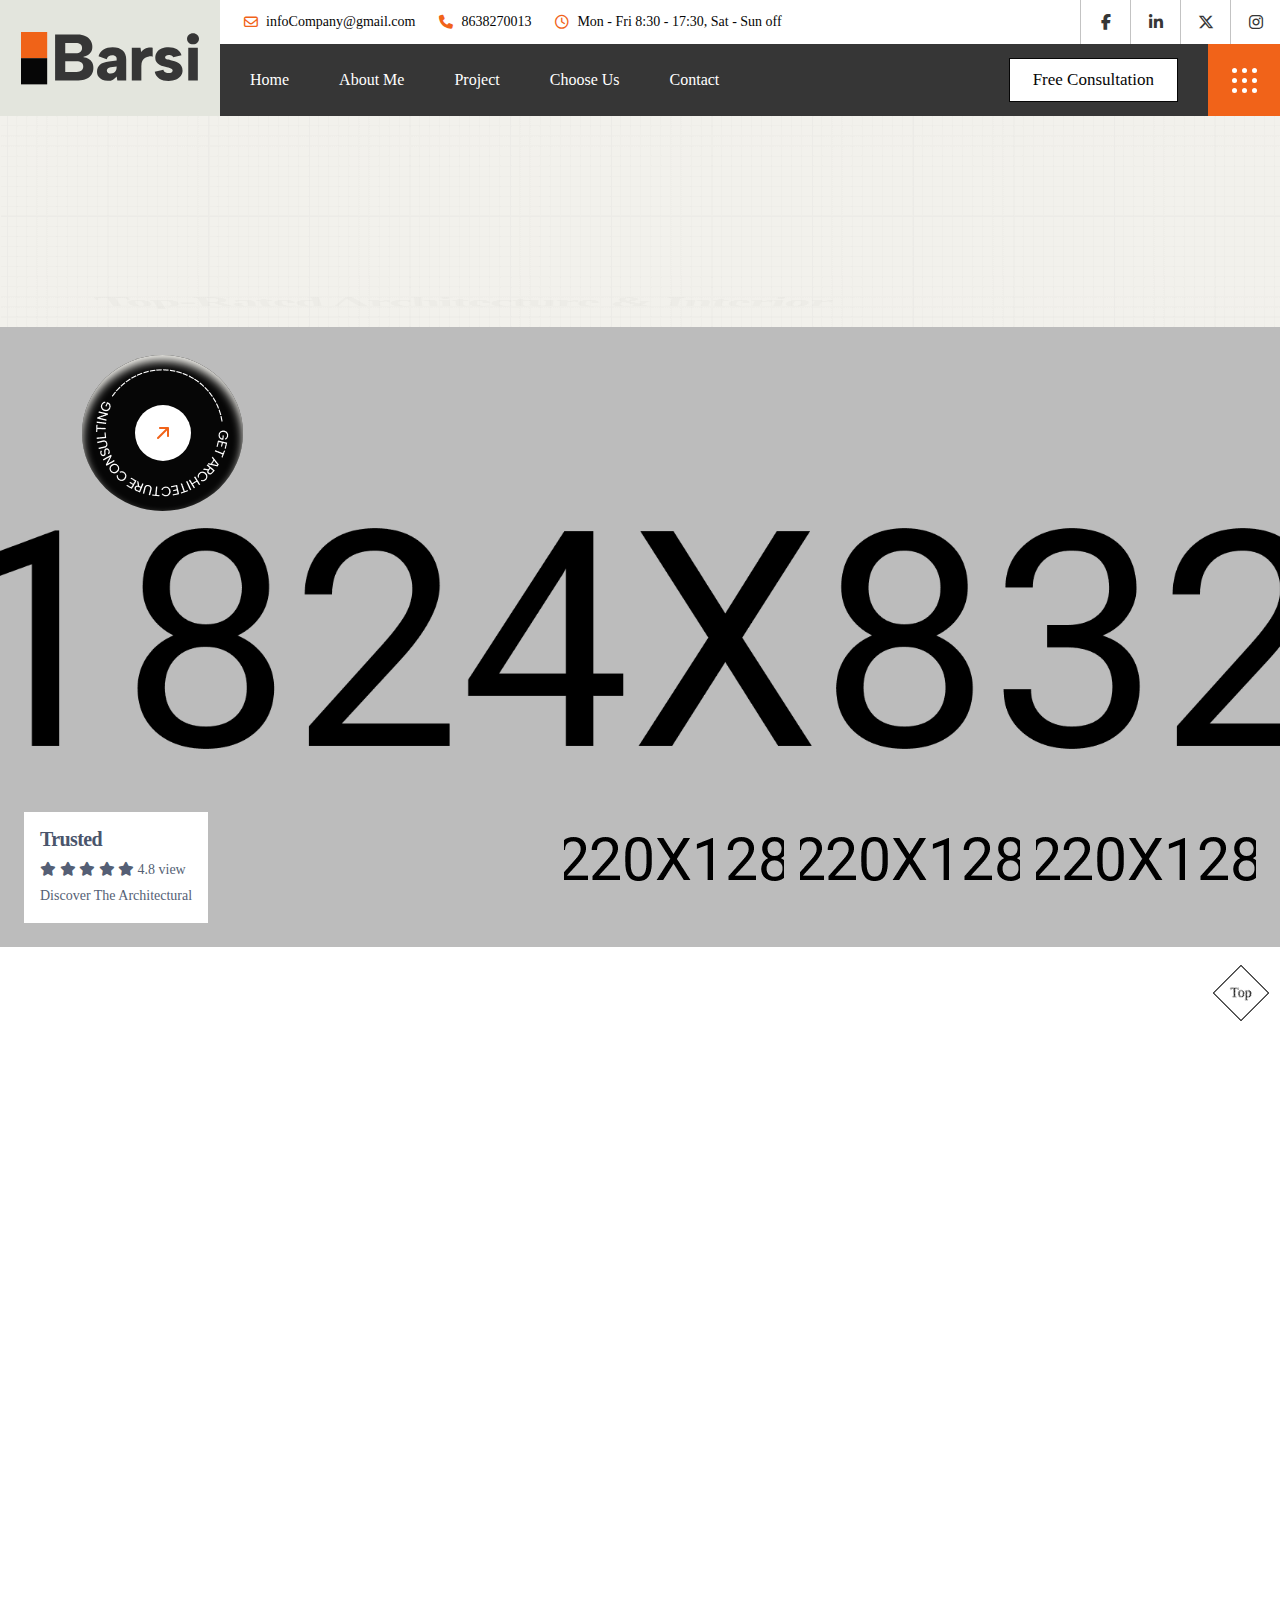
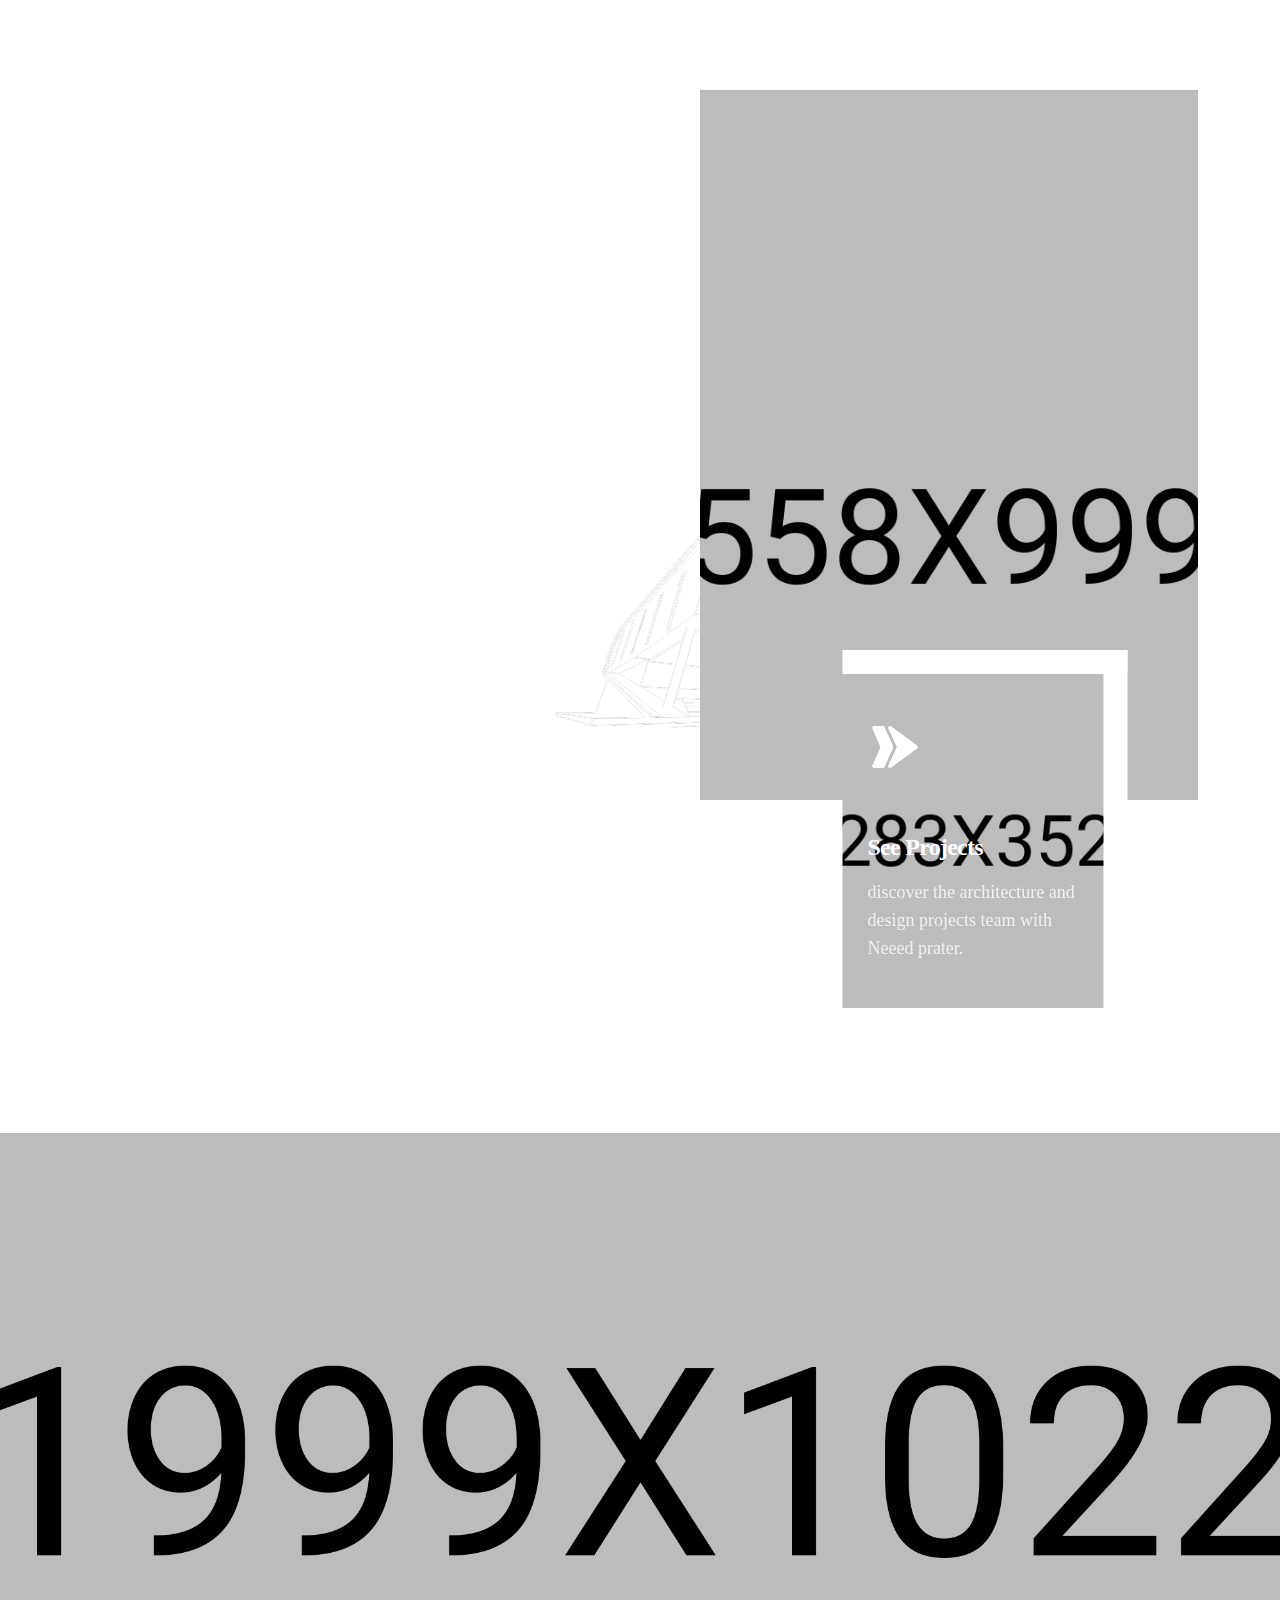
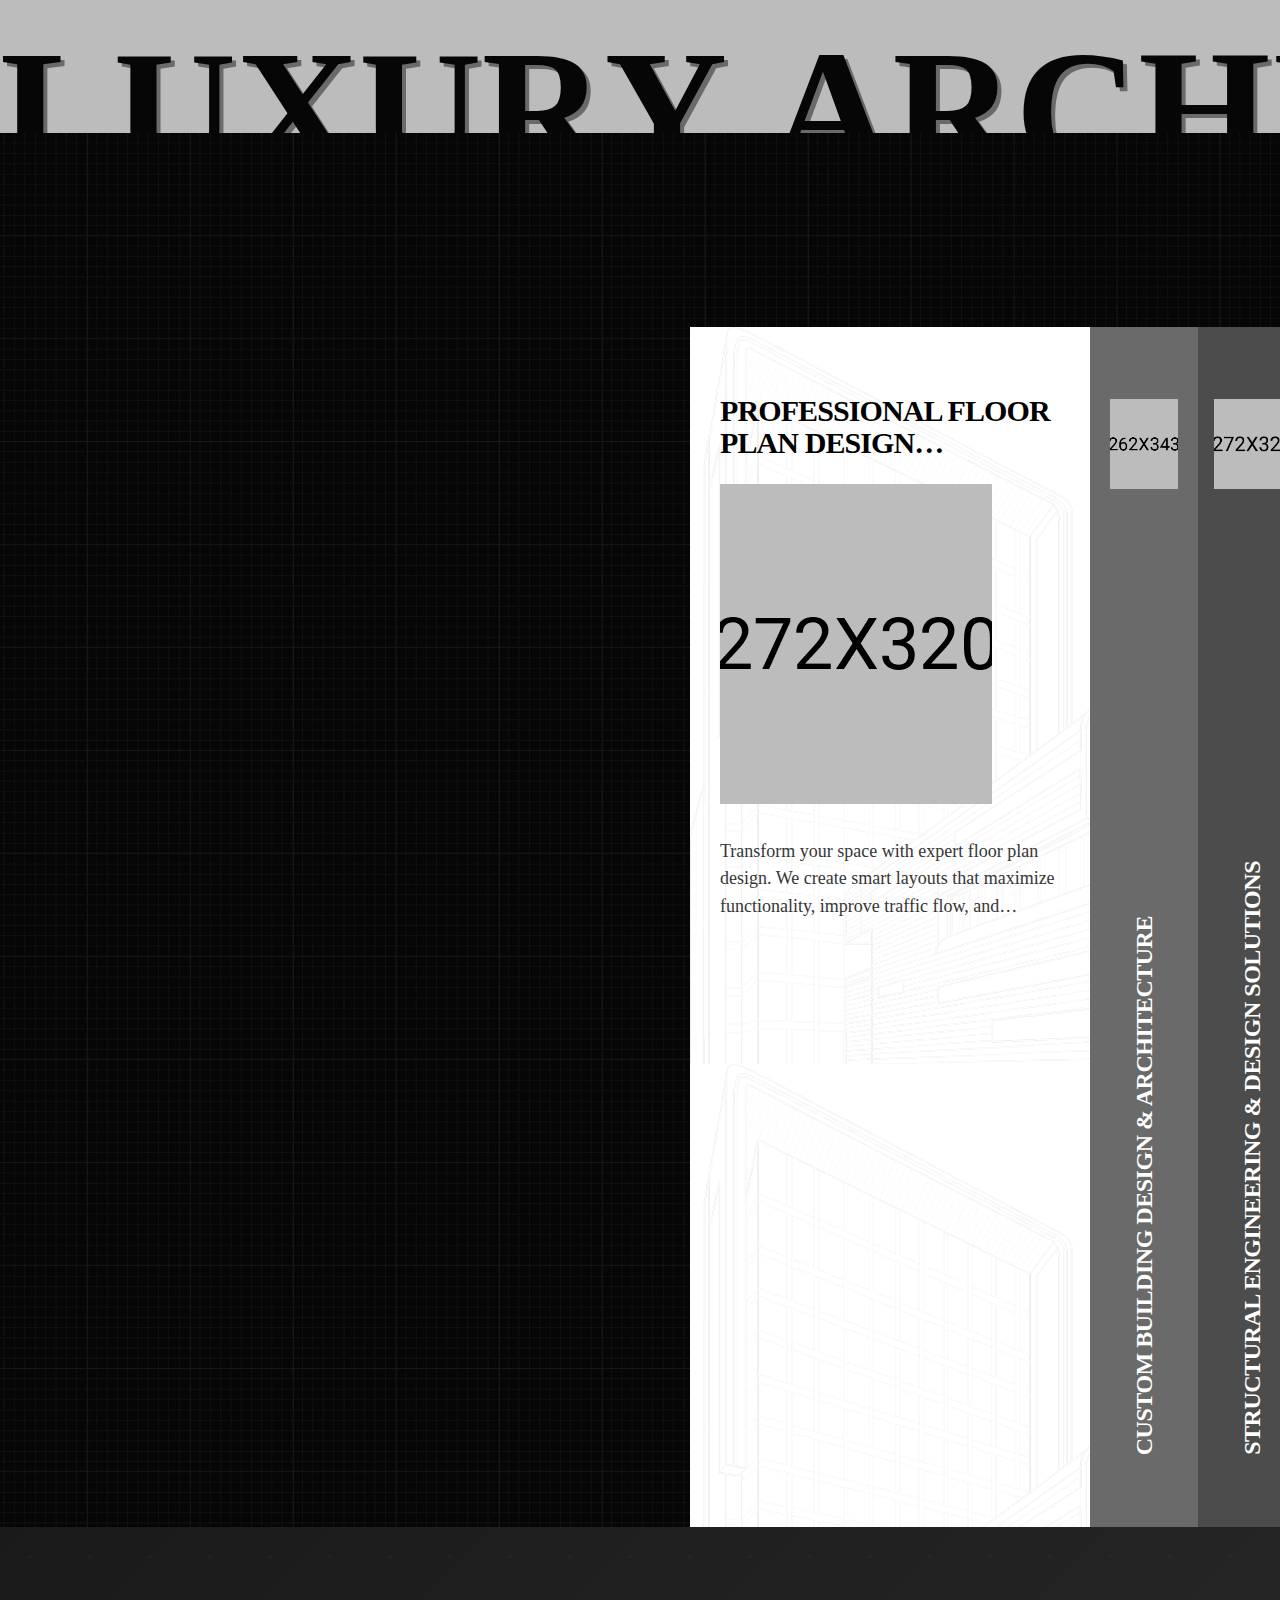
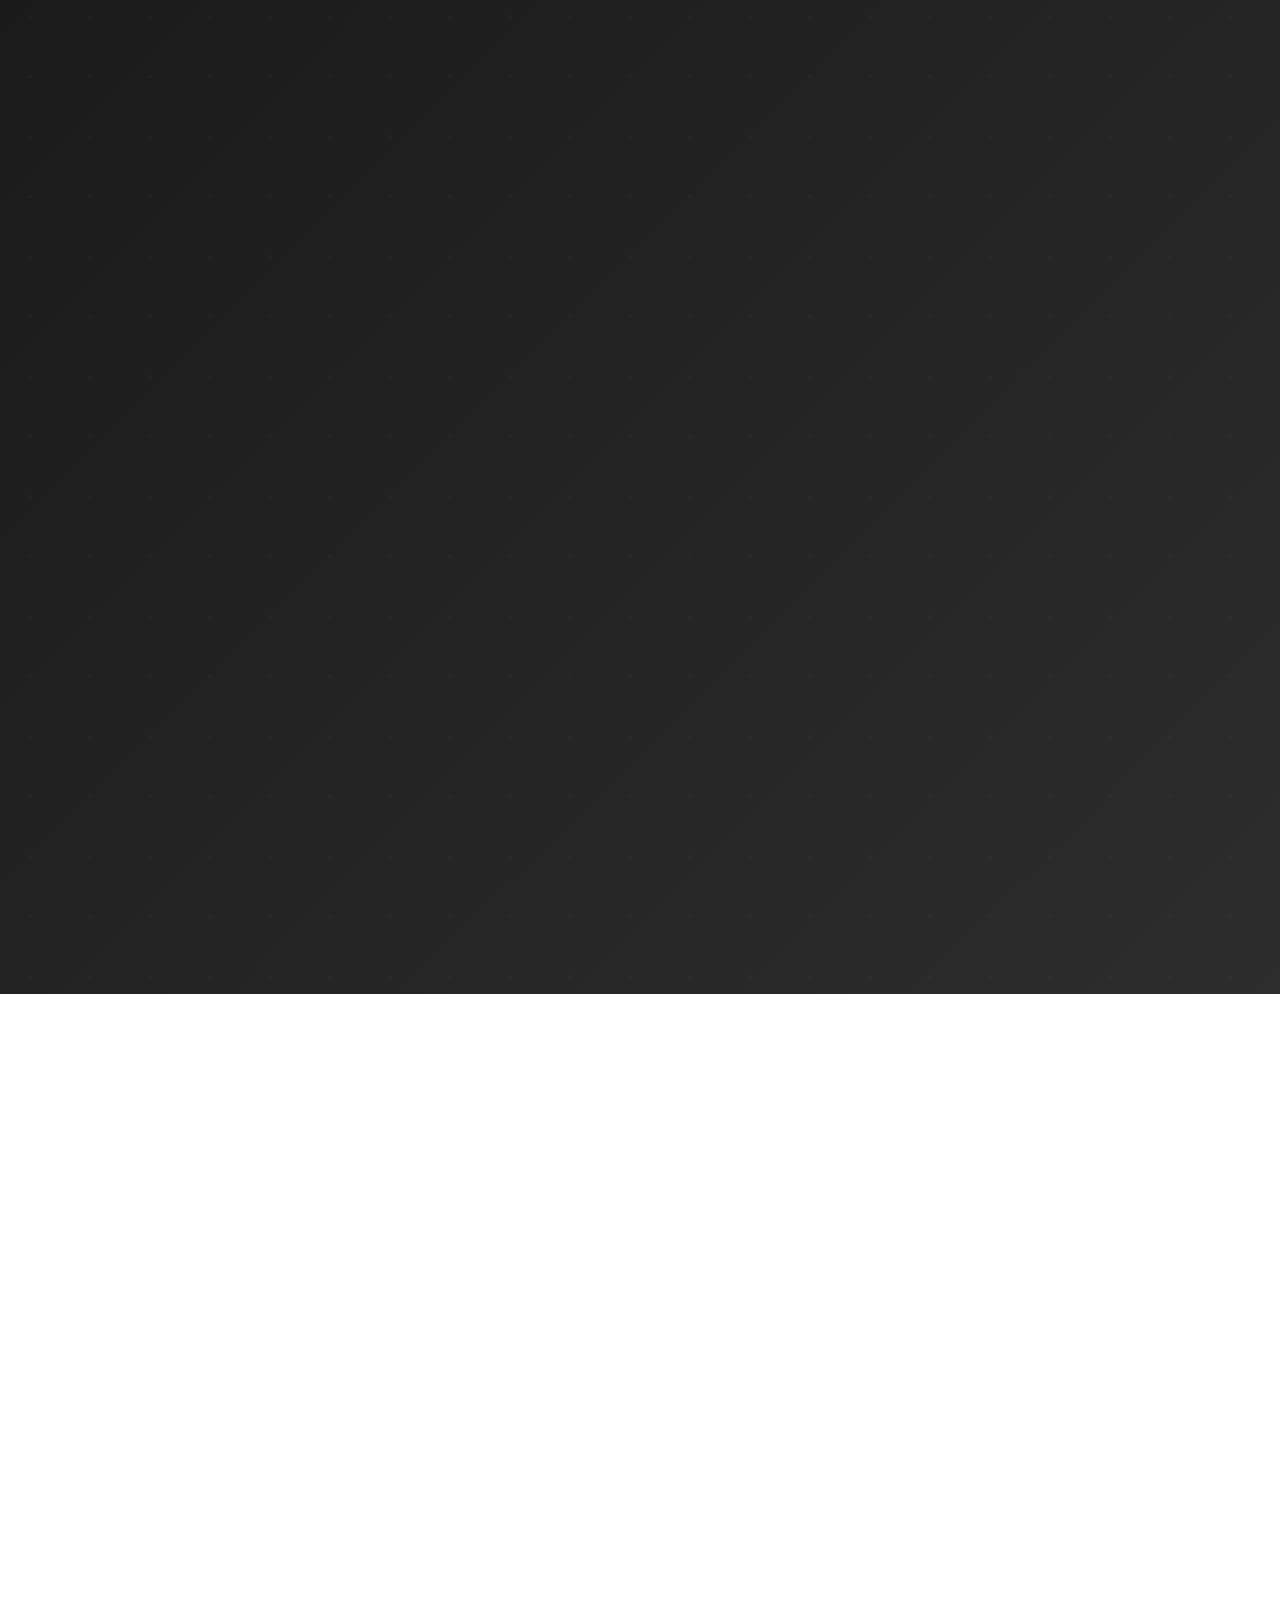
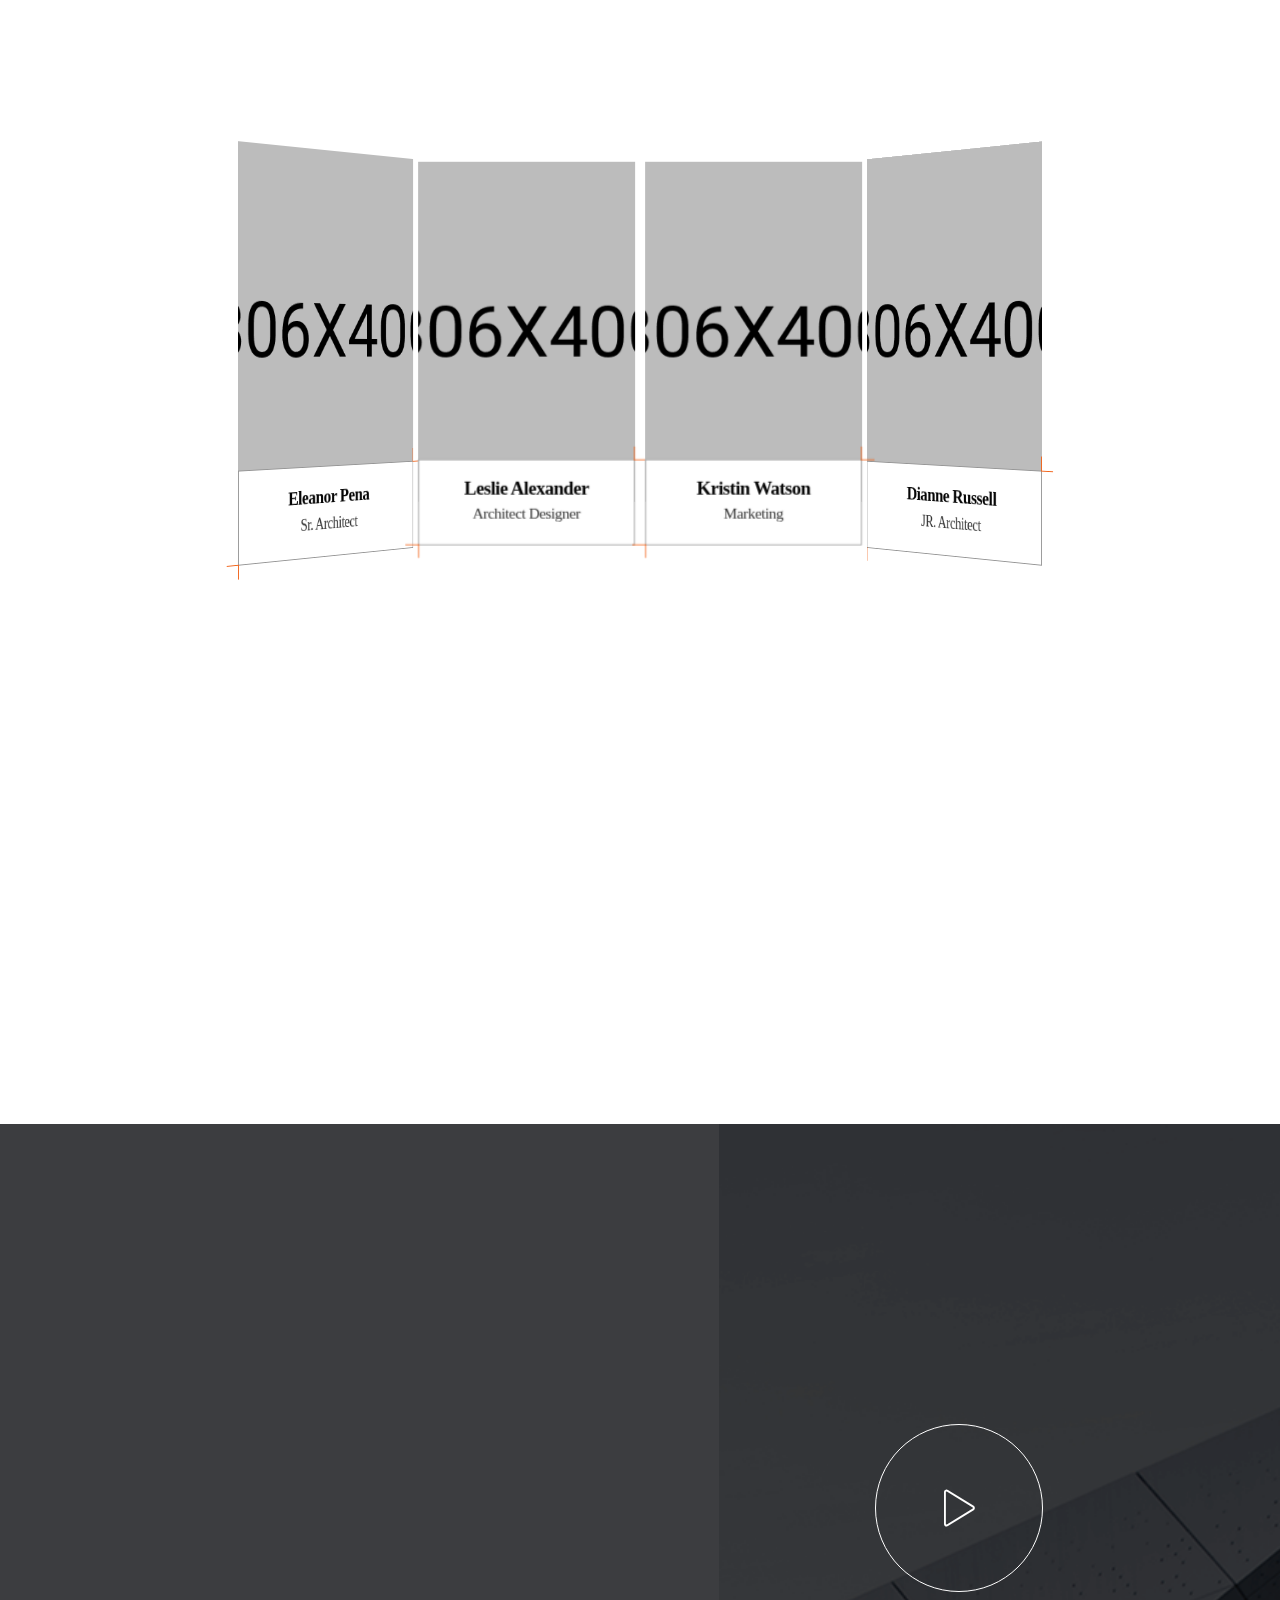
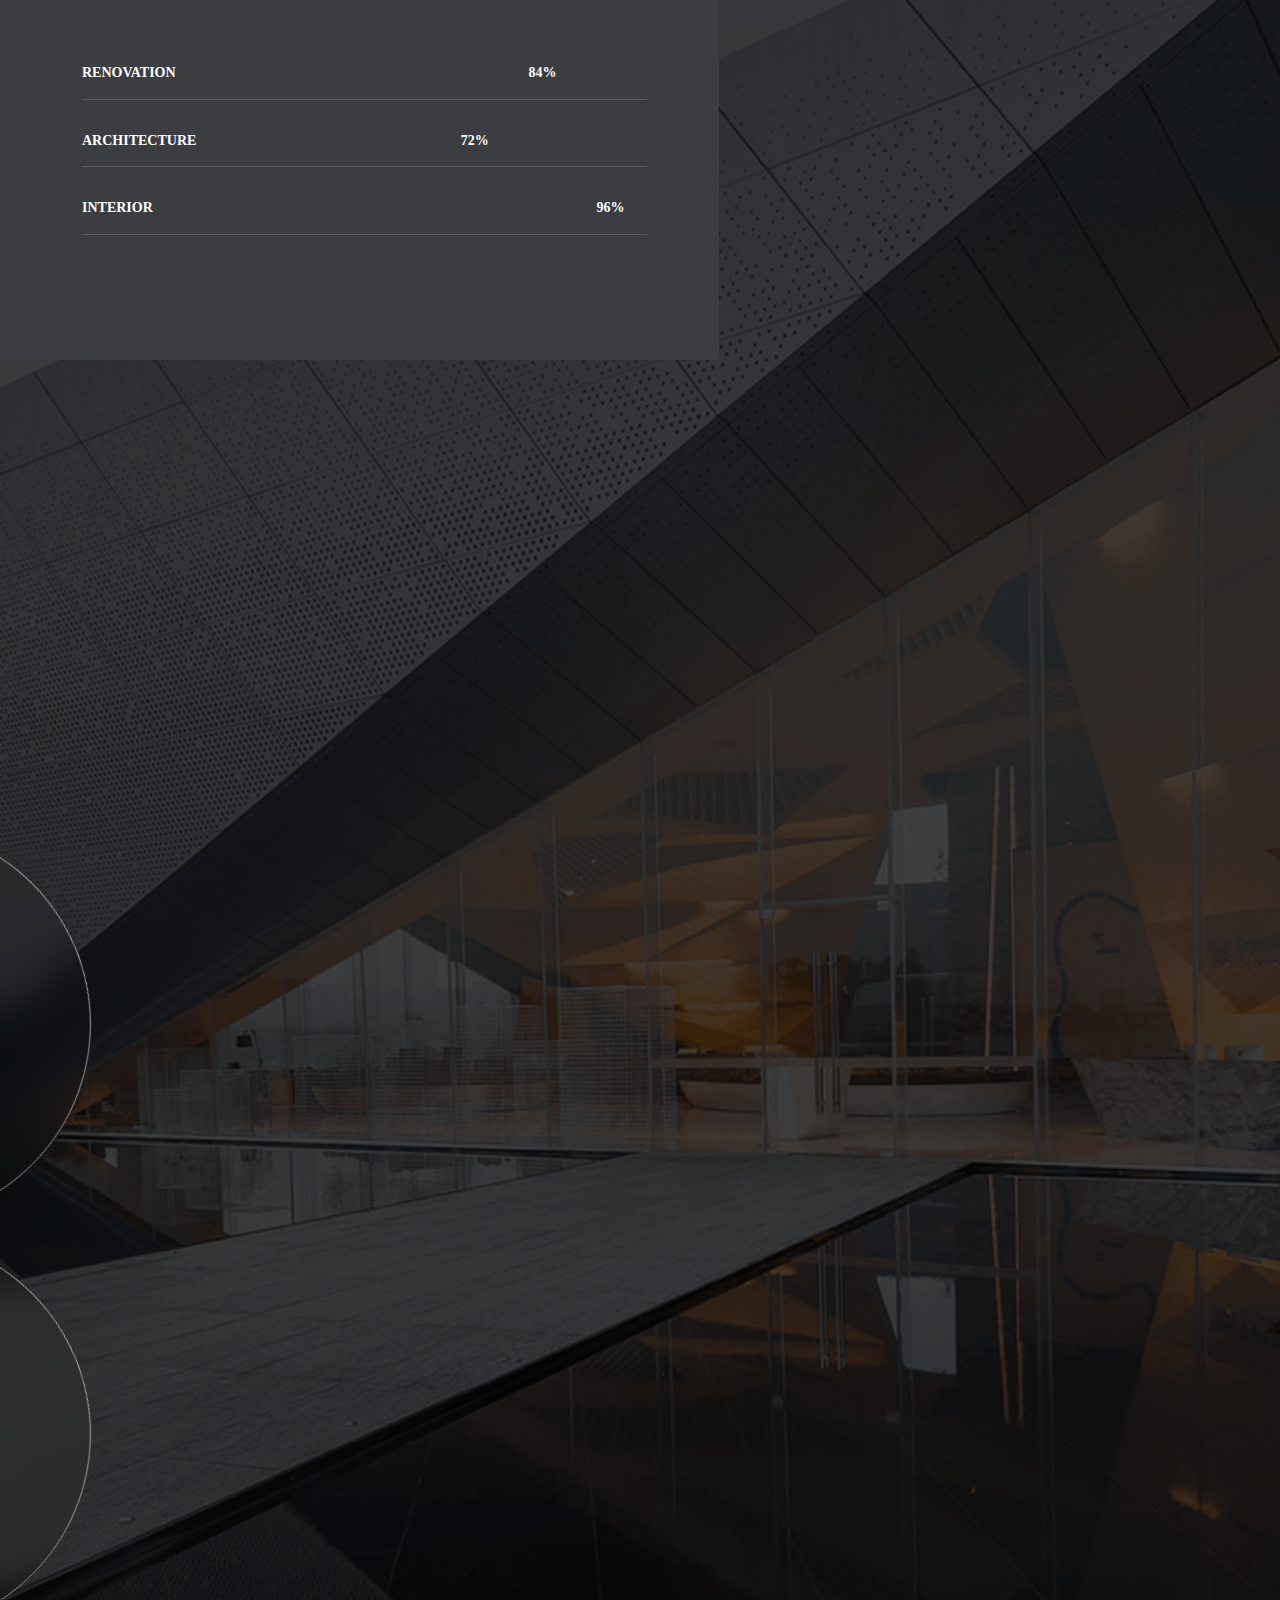
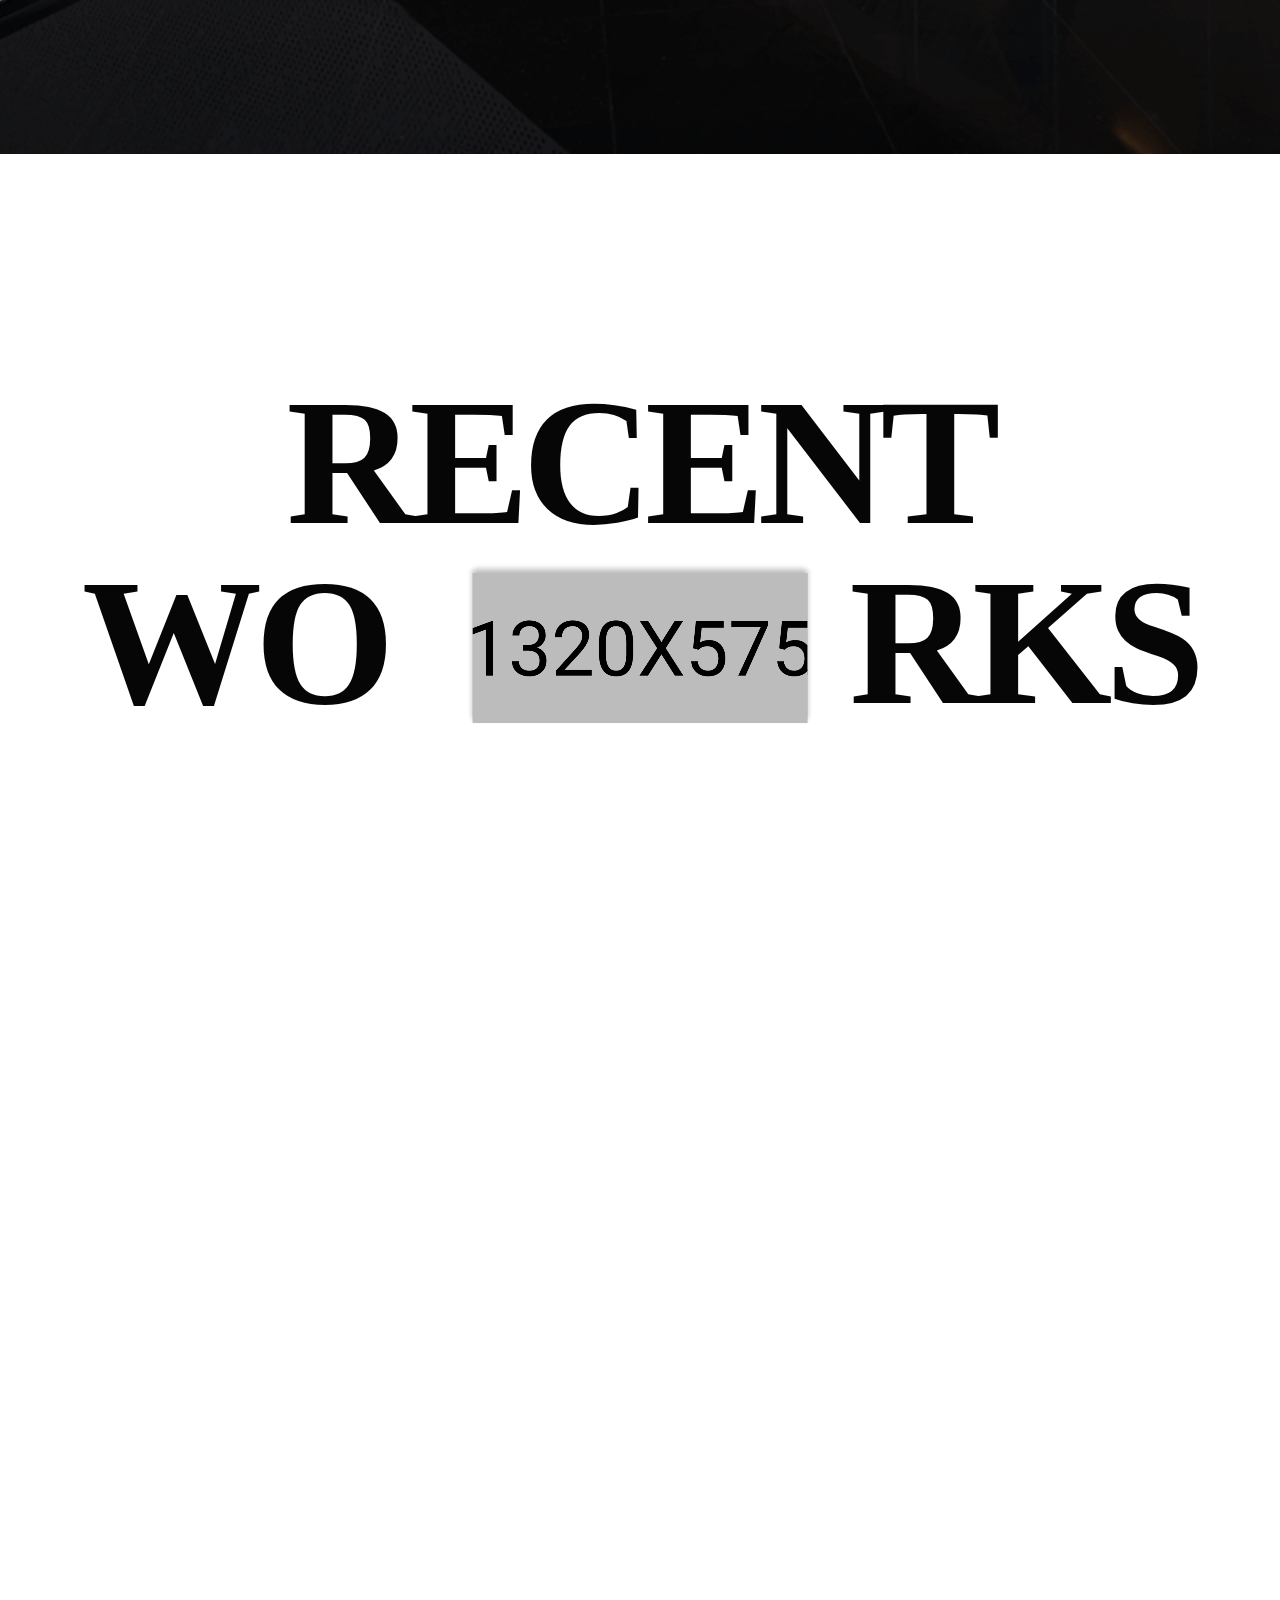
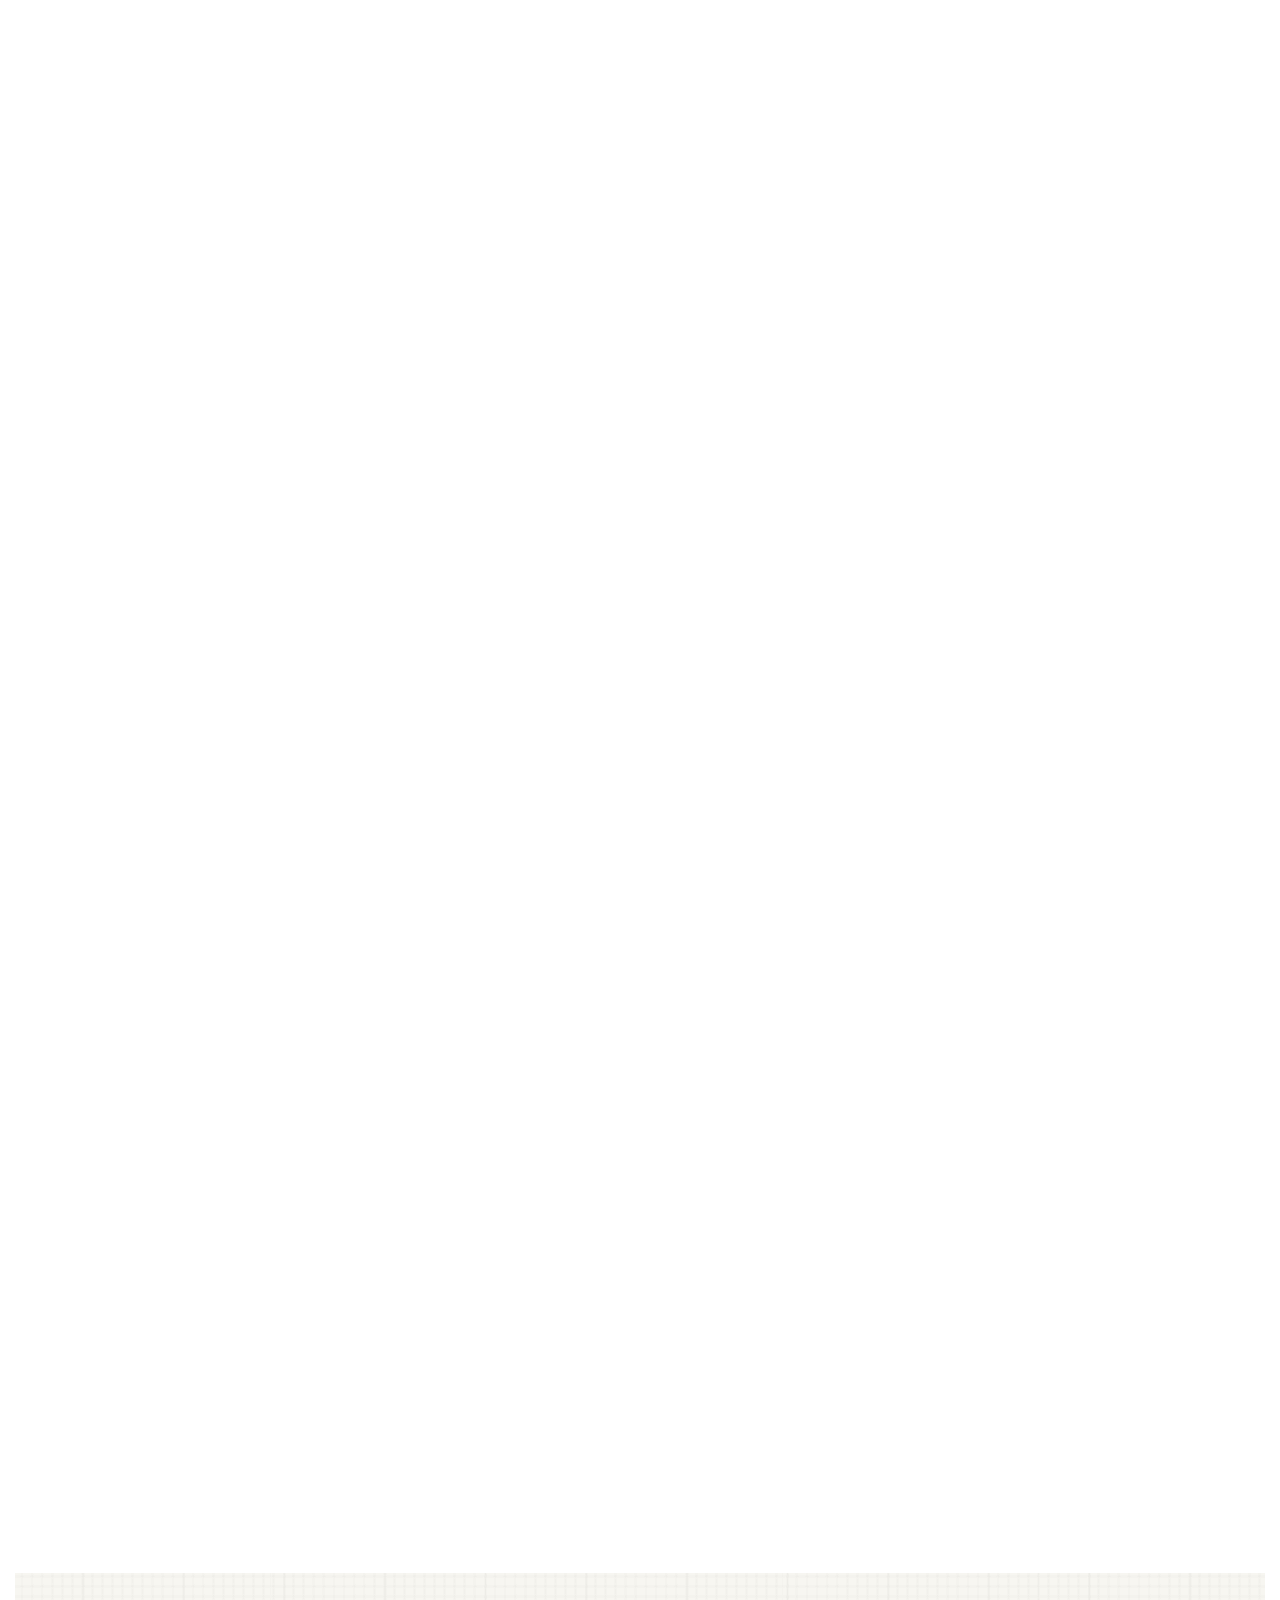
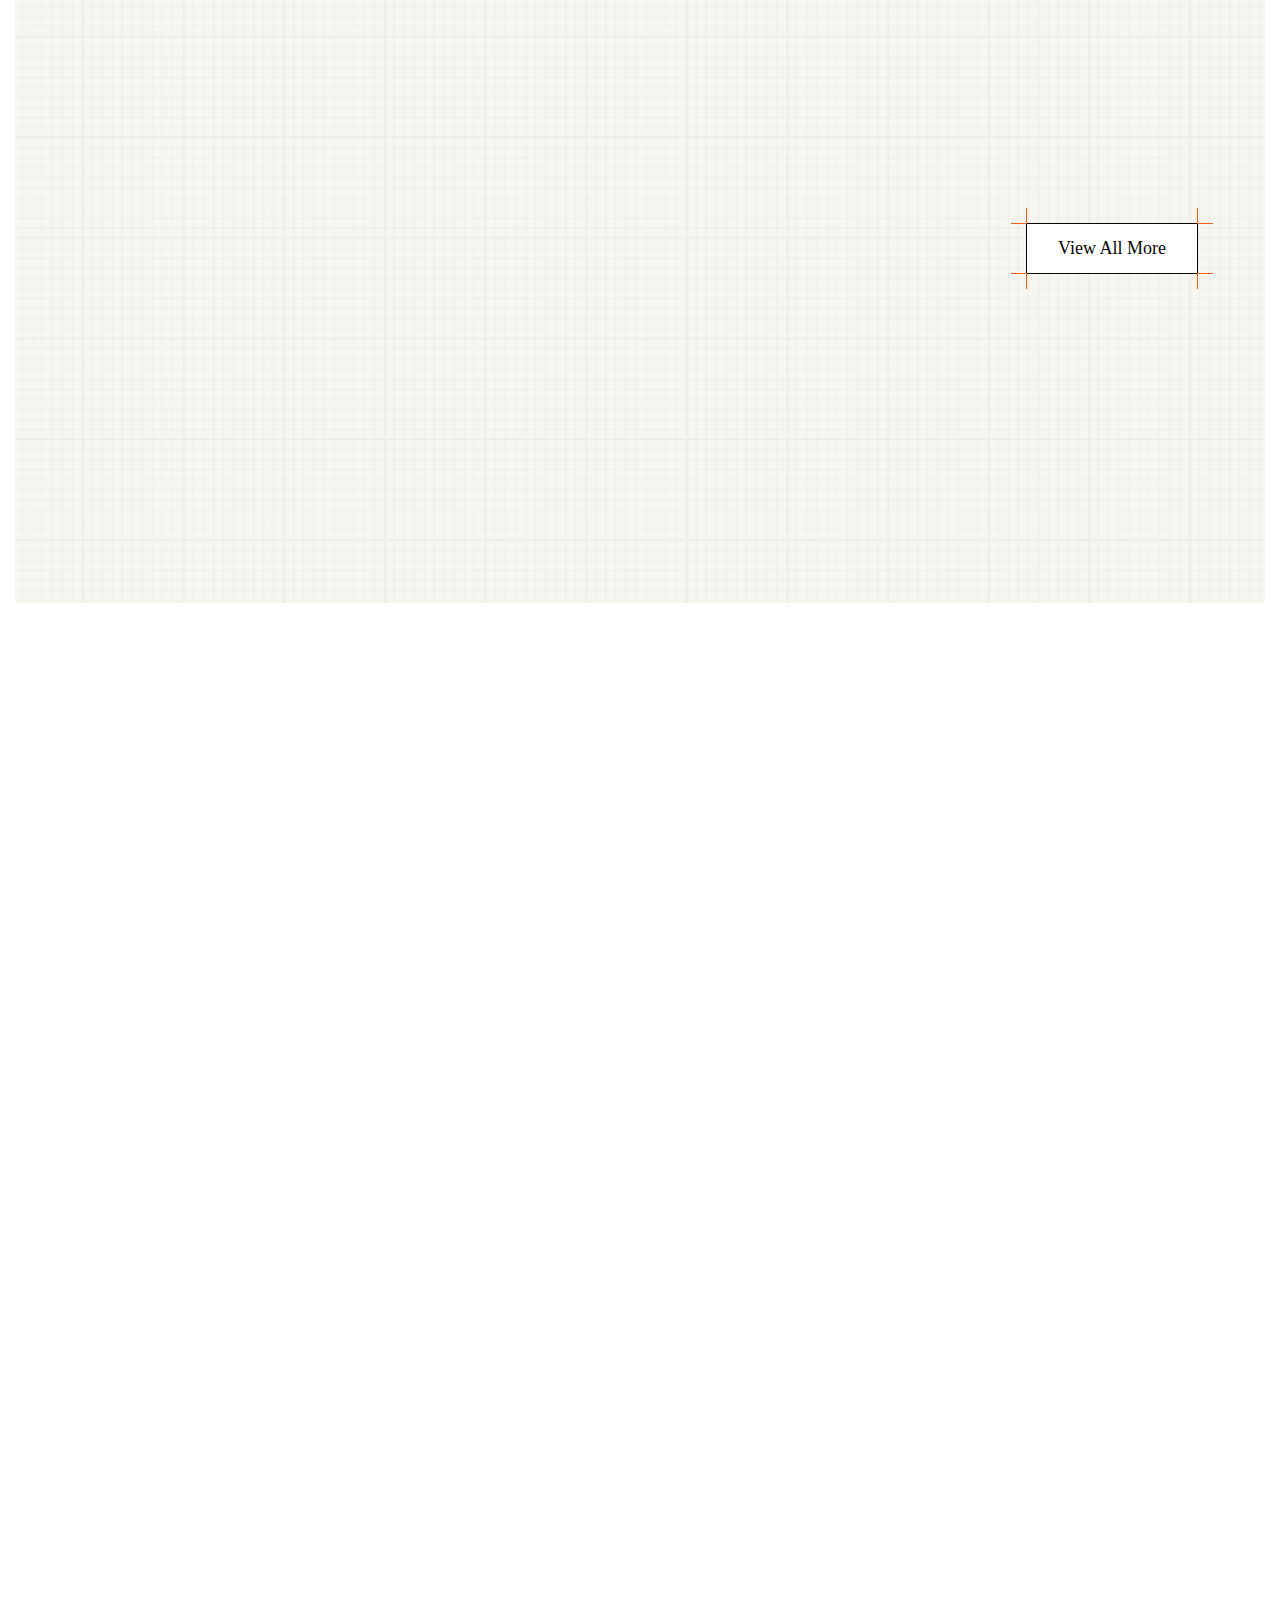
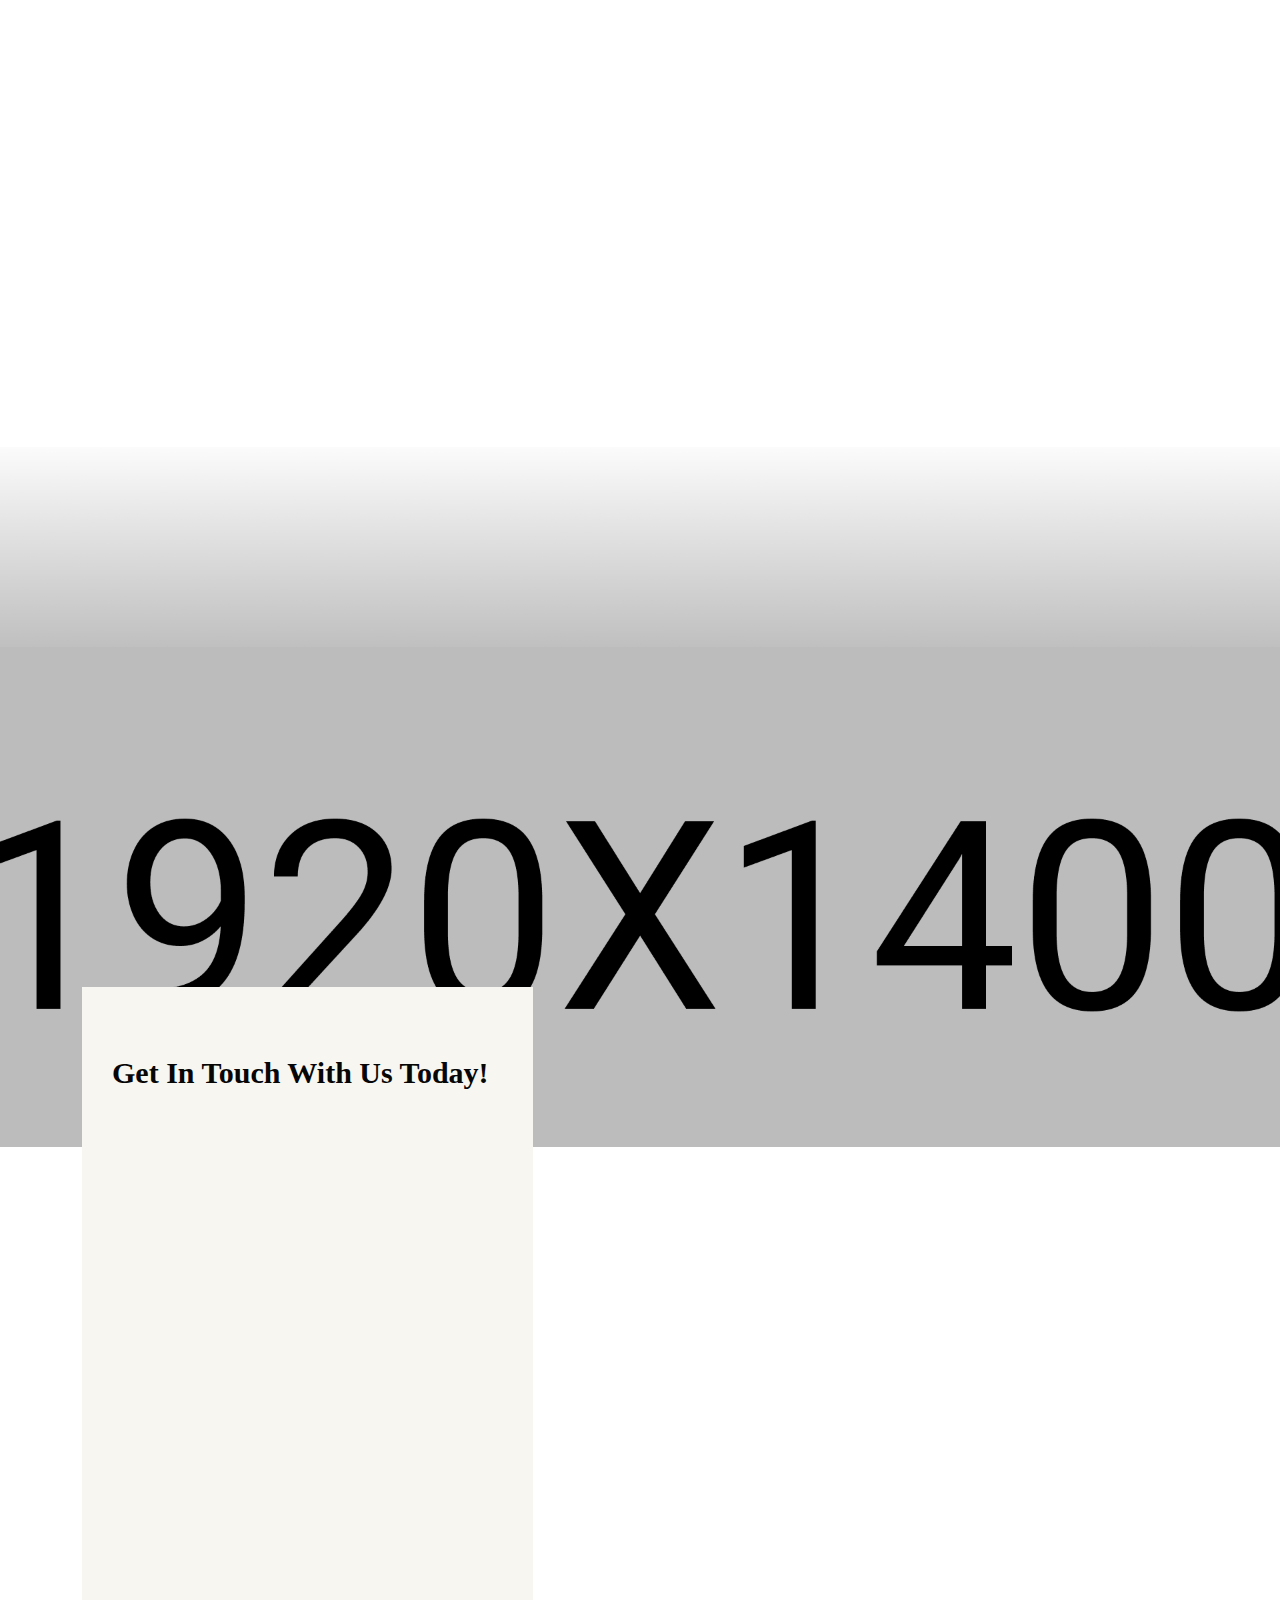
<file: index-4.html>
<!Doctype html>
<html class="no-js" lang="zxx">
    
    <head>
        <meta charset="utf-8">
        <meta http-equiv="x-ua-compatible" content="ie=edge">
        
        <!-- Primary SEO Meta Tags -->
        <title>Best Architecture & Interior Design Services in India | Neeed - Top Rated Near Me</title>
        <meta name="title" content="Best Architecture & Interior Design Services in India | Neeed - Top Rated Near Me">
        <meta name="description" content="Looking for the best architecture and interior design services near you in India? Neeed offers award-winning custom floor plans, modern building design, structural engineering, complete renovation, 3D visualization, landscape architecture, sustainable green building, Vastu compliant design, and project management services. Expert architects and designers with 500+ successful projects. Get free consultation today!">
        <meta name="keywords" content="architecture services near me, interior design near me, best architects in India, custom building design, floor plan design, structural engineering, home renovation, commercial architecture, residential interior design, modern architecture India, top interior designers, architectural consultancy, 3D visualization, 3D rendering, landscape architecture, sustainable building design, green building, LEED certification, space planning, project management, construction supervision, Vastu compliant design, Vastu architecture, residential design, commercial design, office architecture, retail design, villa design, apartment design, luxury homes, eco-friendly architecture, energy efficient buildings">
        <meta name="robots" content="index, follow, max-image-preview:large, max-snippet:-1, max-video-preview:-1">
        <meta name="author" content="Neeed Architecture">
        <meta name="publisher" content="Neeed">
        <meta name="copyright" content="© 2025 Neeed. All rights reserved.">
        <meta name="language" content="English">
        <meta name="revisit-after" content="7 days">
        <meta name="distribution" content="global">
        <meta name="rating" content="general">
        
        <!-- Canonical URL -->
        <link rel="canonical" href="https://yourwebsite.com/">
        
        <!-- Geo Location Meta Tags -->
        <meta name="geo.region" content="IN">
        <meta name="geo.country" content="India">
        <meta name="ICBM" content="28.6139, 77.2090">
        <meta name="geo.position" content="28.6139;77.2090">
        <meta name="geo.placename" content="India">
        
        <!-- Viewport and Mobile Optimization -->
        <meta name="viewport" content="width=device-width, initial-scale=1, shrink-to-fit=no">
        <meta name="mobile-web-app-capable" content="yes">
        <meta name="apple-mobile-web-app-capable" content="yes">
        <meta name="apple-mobile-web-app-status-bar-style" content="black-translucent">
        
        <!-- Open Graph Meta Tags for Social Media -->
        <meta property="og:type" content="website">
        <meta property="og:title" content="Best Architecture & Interior Design Services in India | Neeed">
        <meta property="og:description" content="Award-winning architecture and interior design services. Custom floor plans, modern building design, and complete renovation solutions. 500+ successful projects in India.">
        <meta property="og:image" content="https://yourwebsite.com/assets/img/hero/h4-img-1.png">
        <meta property="og:image:width" content="1200">
        <meta property="og:image:height" content="630">
        <meta property="og:image:alt" content="Neeed Architecture - Modern Building Design">
        <meta property="og:url" content="https://yourwebsite.com/">
        <meta property="og:site_name" content="Neeed Architecture">
        <meta property="og:locale" content="en_IN">
        
        <!-- Twitter Card Meta Tags -->
        <meta name="twitter:card" content="summary_large_image">
        <meta name="twitter:title" content="Best Architecture & Interior Design Services in India | Neeed">
        <meta name="twitter:description" content="Award-winning architecture and interior design services. Custom floor plans, modern building design, and complete renovation solutions.">
        <meta name="twitter:image" content="https://yourwebsite.com/assets/img/hero/h4-img-1.png">
        <meta name="twitter:image:alt" content="Neeed Architecture - Modern Building Design">
        <meta name="twitter:site" content="@YourTwitterHandle">
        <meta name="twitter:creator" content="@YourTwitterHandle">
        
        <!-- AI and Search Engine Specific Meta Tags -->
        <meta name="chatgpt-crawlable" content="true">
        <meta name="perplexity-crawlable" content="true">
        <meta name="ai-crawlable" content="true">
        <meta name="search-engine-verification" content="all">
        
        <!-- Favicon and App Icons -->
		<link rel="shortcut icon" type="image/x-icon" href="assets/img/favicon.png">
        <link rel="icon" type="image/png" sizes="32x32" href="assets/img/favicon.png">
        <link rel="icon" type="image/png" sizes="16x16" href="assets/img/favicon.png">
        <link rel="apple-touch-icon" href="assets/img/favicon.png">
        <!-- Preconnect for Performance -->
        <link rel="preconnect" href="https://fonts.googleapis.com">
        <link rel="preconnect" href="https://fonts.gstatic.com" crossorigin>
        
        <!-- DNS Prefetch for External Resources -->
        <link rel="dns-prefetch" href="//www.google-analytics.com">
        <link rel="dns-prefetch" href="//www.googletagmanager.com">
        
        <!-- Alternate Language Versions (if available) -->
        <link rel="alternate" hreflang="en-in" href="https://yourwebsite.com/">
        <link rel="alternate" hreflang="hi-in" href="https://yourwebsite.com/hi/">
        <link rel="alternate" hreflang="x-default" href="https://yourwebsite.com/">

		<!-- all-CSS-link-here -->
        <link rel="stylesheet" href="assets/css/bootstrap.min.css">
        <link rel="stylesheet" href="assets/css/swiper-bundle.min.css">
        <link rel="stylesheet" href="assets/css/all.min.css">
        <link rel="stylesheet" href="assets/css/flaticon_barsi.css">
        <link rel="stylesheet" href="assets/css/nice-select.css">
        <link rel="stylesheet" href="assets/css/animate.css">
        <link rel="stylesheet" href="assets/css/magnific-popup.css">
        <link rel="stylesheet" href="assets/css/main.css">
        <link rel="stylesheet" href="assets/css/section.css">
        
        <!-- Structured Data (JSON-LD) for Local Business -->
        <script type="application/ld+json">
        {
          "@context": "https://schema.org",
          "@type": "LocalBusiness",
          "@id": "https://yourwebsite.com/#organization",
          "name": "Neeed Architecture & Interior Design",
          "alternateName": "Neeed",
          "description": "Leading architecture and interior design firm in India offering custom building design, floor plans, structural engineering, and complete renovation services.",
          "url": "https://yourwebsite.com",
          "logo": "https://yourwebsite.com/assets/img/logo/logo-3.svg",
          "image": [
            "https://yourwebsite.com/assets/img/hero/h4-img-1.png",
            "https://yourwebsite.com/assets/img/projects/p4-img-1.png",
            "https://yourwebsite.com/assets/img/services/s4-img-1.png"
          ],
          "telephone": "+91-8638270013",
          "email": "info@neeedarchitecture.com",
          "address": {
            "@type": "PostalAddress",
            "streetAddress": "4140 Parker Rd",
            "addressLocality": "New Delhi",
            "addressRegion": "Delhi",
            "postalCode": "110001",
            "addressCountry": "IN"
          },
          "geo": {
            "@type": "GeoCoordinates",
            "latitude": 28.6139,
            "longitude": 77.2090
          },
          "areaServed": [
            {
              "@type": "Country",
              "name": "India"
            },
            {
              "@type": "State",
              "name": "Delhi"
            },
            {
              "@type": "State",
              "name": "Maharashtra"
            },
            {
              "@type": "State",
              "name": "Karnataka"
            }
          ],
          "openingHours": "Mo-Fr 08:30-17:30",
          "priceRange": "$$-$$$",
          "aggregateRating": {
            "@type": "AggregateRating",
            "ratingValue": "4.8",
            "reviewCount": "127",
            "bestRating": "5",
            "worstRating": "1"
          },
          "review": [
            {
              "@type": "Review",
              "author": {
                "@type": "Person",
                "name": "Albert Flores"
              },
              "reviewRating": {
                "@type": "Rating",
                "ratingValue": "5",
                "bestRating": "5"
              },
              "reviewBody": "The team's ability to turn our vision into a reality exceeded all expectations. Their attention to detail and innovative designs made our project truly unique."
            }
          ],
          "hasOfferCatalog": {
            "@type": "OfferCatalog",
            "name": "Architecture and Interior Design Services",
            "itemListElement": [
              {
                "@type": "Offer",
                "itemOffered": {
                  "@type": "Service",
                  "name": "Custom Architecture Design",
                  "description": "Professional architectural design services for residential and commercial buildings"
                }
              },
              {
                "@type": "Offer",
                "itemOffered": {
                  "@type": "Service",
                  "name": "Interior Design Services",
                  "description": "Complete interior design solutions for homes and offices"
                }
              },
              {
                "@type": "Offer",
                "itemOffered": {
                  "@type": "Service",
                  "name": "Floor Plan Design",
                  "description": "Expert floor plan design and space planning services"
                }
              },
              {
                "@type": "Offer",
                "itemOffered": {
                  "@type": "Service",
                  "name": "Structural Engineering",
                  "description": "Professional structural engineering and design solutions"
                }
              },
              {
                "@type": "Offer",
                "itemOffered": {
                  "@type": "Service",
                  "name": "Home Renovation",
                  "description": "Complete renovation and remodeling services"
                }
              }
            ]
          },
          "sameAs": [
            "https://www.facebook.com/yourpage",
            "https://www.instagram.com/yourpage",
            "https://www.linkedin.com/company/yourpage",
            "https://twitter.com/yourpage"
          ]
        }
        </script>
        
        <!-- Website Schema Markup -->
        <script type="application/ld+json">
        {
          "@context": "https://schema.org",
          "@type": "WebSite",
          "name": "Neeed Architecture",
          "description": "Best architecture and interior design services in India",
          "url": "https://yourwebsite.com",
          "potentialAction": {
            "@type": "SearchAction",
            "target": {
              "@type": "EntryPoint",
              "urlTemplate": "https://yourwebsite.com/search?q={search_term_string}"
            },
            "query-input": "required name=search_term_string"
          }
        }
        </script>
    </head>

    <body class="bs-home-4">
        <div class="main-wrapper wa-fix">

            <!-- start preloader -->
            <div class="lw-preloader">
                <div class="lw-preloader-content">
                    <div class="bs-preloader-logo">
                        <img src="assets/img/logo/logo-2.svg" alt="">
                    </div>
                </div>
            </div>
            <!-- end preloader -->

            <!-- header-start -->
            <header class="bs-header-4-area ">
                <div class="bs-header-4-row d-flex  justify-content-between">

                    <!-- logo -->
                    <a href="index-4.html" aria-label="name" class="bs-header-4-logo">
                        <img src="assets/img/logo/logo-3.svg" alt="">
                    </a>

                    <div class="bs-header-4-right">

                        <!-- top-header -->
                        <div class="bs-header-4-top">

                            <!-- left-contact -->
                            <ul class="bs-header-4-top-contact wa-list-style-none">
                                <li class="bs-p-4">
                                    <a href="#" aria-label="name">
                                        <i class="fa-regular fa-envelope"></i>
                                        infoCompany@gmail.com
                                    </a>
                                </li>
                                <li class="bs-p-4">
                                    <a href="#" aria-label="name">
                                        <i class="fa-solid fa-phone"></i>
                                        8638270013
                                    </a>
                                </li>
                                <li class="bs-p-4">
                                    <i class="fa-regular fa-clock"></i>
                                    Mon - Fri 8:30 - 17:30, Sat - Sun off
                                </li>
                            </ul>

                            <!-- right-social -->
                            <div class="bs-header-4-top-social">
                                <a href="#" aria-label="name" class="elm-link">
                                    <i class="fa-brands fa-facebook-f"></i>
                                </a>
                                <a href="#" aria-label="name" class="elm-link">
                                    <i class="fa-brands fa-linkedin-in"></i>
                                </a>
                                <a href="#" aria-label="name" class="elm-link">
                                    <i class="fa-brands fa-x-twitter"></i>
                                </a>
                                <a href="#" aria-label="name" class="elm-link">
                                    <i class="fa-brands fa-instagram"></i>
                                </a>
                            </div>
                        </div>

                        <!-- main-header -->
                        <div class="bs-header-4-main">

                            <!-- menu -->
                            <nav class="bs-main-navigation  d-none d-lg-block">
                                <ul id="main-nav" class="nav navbar-nav ">
        
                                    <!-- <li class="dropdown">
                                        <a href="index-4.html">home</a>
                                        <ul class="dropdown-menu clearfix">
                                            <li><a href="index.html">home One</a></li>
                                            <li><a href="index-2.html">home Two</a></li>
                                            <li><a href="index-3.html">home three</a></li>
                                            <li><a href="index-4.html">home four</a></li>
                                            <li><a href="index-5.html">home five</a></li>
                                        </ul>
                                    </li> -->
        
                                    <li><a href="index-4.html">Home</a></li>
                                    <li><a href="about.html">about me</a></li>
                                    <li><a href="projects-3.html">Project</a></li>
                                    <li><a href="choose-us.html">choose us</a></li>
                                    <li><a href="contact-us.html">Contact </a></li>
        
                                    <!-- <li class="dropdown">
                                        <a href="projects.html">project</a>
                                        <ul class="dropdown-menu clearfix">
                                            <li><a href="projects.html">projects one</a></li>
                                            <li><a href="projects-2.html">projects two</a></li>
                                            <li><a href="projects-3.html">projects three</a></li>
                                            <li><a href="project-details.html">project details</a></li>
                                        </ul>
                                    </li> -->
        
                                    <!-- <li class="dropdown">
                                        <a href="#">pages</a>
                                        <ul class="dropdown-menu clearfix">
        
                                            <li class="dropdown">
                                                <a href="services.html">services</a>
                                                <ul class="dropdown-menu clearfix">
                                                    <li><a href="services.html">services one</a></li>
                                                    <li><a href="services-2.html">services two</a></li>
                                                    <li><a href="services-3.html">services three</a></li>
                                                    <li><a href="services-4.html">services four</a></li>
                                                    <li><a href="services-details.html">service details</a></li>
                                                </ul>
                                            </li>
        
                                            <li class="dropdown">
                                                <a href="team.html">team</a>
                                                <ul class="dropdown-menu clearfix">
                                                    <li><a href="team.html">team one</a></li>
                                                    <li><a href="team-2.html">team two</a></li>
                                                    <li><a href="team-3.html">team three</a></li>
                                                    <li><a href="team-4.html">team four</a></li>
                                                    <li><a href="team-details.html">team details</a></li>
                                                </ul>
                                            </li>
        
                                            <li class="dropdown">
                                                <a href="career-page.html">career page</a>
                                                <ul class="dropdown-menu clearfix">
                                                    <li><a href="career-page.html">career page</a></li>
                                                    <li><a href="career-single.html">career single</a></li>
                                                </ul>
                                            </li>
        
                                            <li><a href="price.html">price page</a></li>
                                            <li><a href="choose-us.html">choose us</a></li>
                                            <li><a href="testimonial.html">testimonial</a></li>
                                            <li><a href="work-process.html">work process</a></li>
                                            <li><a href="faqs.html">FAQs page</a></li>
                                            <li><a href="404.html">404</a></li>
                                           
                                        </ul>
                                    </li> -->
        
                                    
        
                                    
                                </ul>
                            </nav>

                            <!-- action-link -->
                            <div class="bs-header-4-action-link d-flex align-items-center ">

                                <!-- pr-btn -->
                                <a href="contact-us.html" aria-label="name" class="bs-pr-btn-2">
                                    <span class="text" data-back="free consultation" data-front="free consultation"></span>
                                    <span class="box box-1" ></span>
                                    <span class="box box-2" ></span>
                                    <span class="box box-3" ></span>
                                    <span class="box box-4" ></span>
                                </a>

                                <!-- <button class="bs-search-btn-2 search_btn_toggle" >
                                    <i class="fa-solid fa-magnifying-glass"></i>
                                    search here ...
                                </button> -->

                                <!-- offcanvas-btn -->
                                <button type="button" aria-label="name" class="bs-offcanvas-btn-3  offcanvas_toggle">
                                    <span class="line"></span>
                                    <span class="line"></span>
                                    <span class="line"></span>
                                    <span class="line"></span>
                                    <span class="line"></span>
                                    <span class="line"></span>
                                    <span class="line"></span>
                                    <span class="line"></span>
                                    <span class="line"></span>
                                </button>

                            </div>
                        </div>

                    </div>





                </div>
            </header>
            <!-- header-end -->

            <!-- hero-start -->
            <section class="bs-hero-4-area wa-p-relative pt-90 wa-fix">
                <div class="container bs-container-2">
                    <div class="bs-hero-4-content">
                        <h1 class="bs-hero-4-title bs-h-4 wa-split-y cd-headline clip " data-split-delay="1s">
                            Top-Rated Architecture & Interior Design Services Near You in                                         
                            <span class="cd-words-wrapper single-headline">
                                <b class="is-visible">India</b>
                                <!-- <b>Guwahati</b>
                                <b>West Bengal</b>
                                <b>Bihar</b>
                                <b>Bangalore</b> -->
                            </span>
                        </h1>
                        <div class="inner-div">
                            <a href="choose-us.html" aria-label="name" class="bs-hero-4-circle-btn wa-magnetic-btn">
                                <span class="btn-icon ">
                                    <svg width="24" height="24" viewBox="0 0 24 24" fill="none" xmlns="http://www.w3.org/2000/svg">
                                        <path d="M8.00001 7C8.00001 6.73478 8.10537 6.48043 8.2929 6.29289C8.48044 6.10536 8.73479 6 9.00001 6H17C17.2652 6 17.5196 6.10536 17.7071 6.29289C17.8947 6.48043 18 6.73478 18 7V15C18 15.2652 17.8947 15.5196 17.7071 15.7071C17.5196 15.8946 17.2652 16 17 16C16.7348 16 16.4804 15.8946 16.2929 15.7071C16.1054 15.5196 16 15.2652 16 15V9.414L7.70701 17.707C7.51841 17.8892 7.26581 17.99 7.00361 17.9877C6.74141 17.9854 6.4906 17.8802 6.30519 17.6948C6.11978 17.5094 6.01461 17.2586 6.01234 16.9964C6.01006 16.7342 6.11085 16.4816 6.29301 16.293L14.586 8H9.00001C8.73479 8 8.48044 7.89464 8.2929 7.70711C8.10537 7.51957 8.00001 7.26522 8.00001 7Z" fill="#F16319"/>
                                    </svg>
                                </span>
                                <img src="assets/img/illus/h4-circle-text.png" alt="">
                            </a>
                            <p class="bs-p-4 bs-hero-4-disc wa-split-y" data-split-delay="1.6s">Looking for the best architecture and interior design services near you? Transform your space with our award-winning team. We create custom floor plans, innovative building designs, safe structural solutions, beautiful interiors, and complete renovations that bring your vision to life. Serving clients across India with 500+ successful projects.</p>
                        </div>
                    </div>
                </div>

                <!-- slider -->
                <div class="bs-hero-4-slider">

                    <div class="bs-hero-4-slider-img">
                        <div class="swiper-container bs-h4-img-active wa-fix">
                            <div class="swiper-wrapper">

                                <!-- single-slide -->
                                <div class="swiper-slide">
                                    <div class="bs-hero-4-slider-img-item ">
                                        <div class="main-img wa-img-cover">
                                            <img src="assets/img/hero/h4-img-1.png" alt="Modern architecture design project by Neeed - custom residential building with contemporary features">
                                        </div>
                                        <!-- trusted -->
                                        <div class="bs-hero-4-slider-img-item-trusted">
                                            <h5 class="bs-h-4 title">trusted</h5>
                                            <p class="bs-p-4 ratting" >
                                                <i class="fa-solid fa-star"></i>
                                                <i class="fa-solid fa-star"></i>
                                                <i class="fa-solid fa-star"></i>
                                                <i class="fa-solid fa-star"></i>
                                                <i class="fa-solid fa-star"></i>
                                                4.8 view
                                            </p>

                                            <p class="bs-p-4 disc">
                                                discover the architectural
                                            </p>
                                        </div>
                                    </div>
                                </div>

                                <!-- single-slide -->
                                <div class="swiper-slide">
                                    <div class="bs-hero-4-slider-img-item ">
                                        <div class="main-img wa-img-cover">
                                            <img src="assets/img/hero/h4-img-2.png" alt="Luxury interior design project by Neeed - elegant living space with modern furnishings">
                                        </div>
                                        <!-- trusted -->
                                        <div class="bs-hero-4-slider-img-item-trusted">
                                            <h5 class="bs-h-4 title">trusted</h5>
                                            <p class="bs-p-4 ratting" >
                                                <i class="fa-solid fa-star"></i>
                                                <i class="fa-solid fa-star"></i>
                                                <i class="fa-solid fa-star"></i>
                                                <i class="fa-solid fa-star"></i>
                                                <i class="fa-solid fa-star"></i>
                                                4.8 view
                                            </p>

                                            <p class="bs-p-4 disc">
                                                discover the architectural
                                            </p>
                                        </div>
                                    </div>
                                </div>

                                <!-- single-slide -->
                                <div class="swiper-slide">
                                    <div class="bs-hero-4-slider-img-item ">
                                        <div class="main-img wa-img-cover">
                                            <img src="assets/img/hero/h4-img-3.png" alt="Commercial architecture project by Neeed - modern office building design with glass facade">
                                        </div>
                                        <!-- trusted -->
                                        <div class="bs-hero-4-slider-img-item-trusted">
                                            <h5 class="bs-h-4 title">trusted</h5>
                                            <p class="bs-p-4 ratting" >
                                                <i class="fa-solid fa-star"></i>
                                                <i class="fa-solid fa-star"></i>
                                                <i class="fa-solid fa-star"></i>
                                                <i class="fa-solid fa-star"></i>
                                                <i class="fa-solid fa-star"></i>
                                                4.8 view
                                            </p>

                                            <p class="bs-p-4 disc">
                                                discover the architectural
                                            </p>
                                        </div>
                                    </div>
                                </div>

                                <!-- single-slide -->
                                <div class="swiper-slide">
                                    <div class="bs-hero-4-slider-img-item ">
                                        <div class="main-img wa-img-cover">
                                            <img src="assets/img/hero/h4-img-4.png" alt="Structural engineering project by Neeed - innovative building framework and foundation design">
                                        </div>
                                        <!-- trusted -->
                                        <div class="bs-hero-4-slider-img-item-trusted">
                                            <h5 class="bs-h-4 title">trusted</h5>
                                            <p class="bs-p-4 ratting" >
                                                <i class="fa-solid fa-star"></i>
                                                <i class="fa-solid fa-star"></i>
                                                <i class="fa-solid fa-star"></i>
                                                <i class="fa-solid fa-star"></i>
                                                <i class="fa-solid fa-star"></i>
                                                4.8 view
                                            </p>

                                            <p class="bs-p-4 disc">
                                                discover the architectural
                                            </p>
                                        </div>
                                    </div>
                                </div>
                            </div>
                        </div>
                    </div>

                    <div class="bs-hero-4-slider-thum">
                        <div class="swiper-container bs-h4-thum-active wa-fix">
                            <div class="swiper-wrapper">

                                <!-- single-slide -->
                                <div class="swiper-slide">
                                    <div class="bs-hero-4-slider-thum-item wa-img-cover wa-fix">
                                        <img src="assets/img/hero/h4-thum-1.png" alt="">
                                    </div>
                                </div>

                                <!-- single-slide -->
                                <div class="swiper-slide">
                                    <div class="bs-hero-4-slider-thum-item wa-img-cover wa-fix">
                                        <img src="assets/img/hero/h4-thum-2.png" alt="">
                                    </div>
                                </div>

                                <!-- single-slide -->
                                <div class="swiper-slide">
                                    <div class="bs-hero-4-slider-thum-item wa-img-cover wa-fix">
                                        <img src="assets/img/hero/h4-thum-3.png" alt="">
                                    </div>
                                </div>

                                <!-- single-slide -->
                                <div class="swiper-slide">
                                    <div class="bs-hero-4-slider-thum-item wa-img-cover wa-fix">
                                        <img src="assets/img/hero/h4-thum-1.png" alt="">
                                    </div>
                                </div>
                            </div>
                        </div>
                    </div>

                    <h2 class="bs-hero-4-big-title bs-h-4 wa-split-up" data-split-delay="1.5s">Architecture</h2>
                </div>

                
                <div class="bs-hero-4-bg" data-background="assets/img/hero/h4-bg.png"></div>
            </section>
            <!-- hero-end -->

            <!-- core-feature-start -->
            <section class="bs-core-feature-4-area pt-80 pb-80">
                <div class="bs-core-feature-4-line wa-scaleXInUp"></div>
                <div class="bs-core-feature-4-wrap">

                    <!-- single-item -->
                    <div class="bs-core-feature-4-item wow fadeInRight" >
                        <h4 class="bs-h-4 item-title">
                            <a href="services-details.html" aria-label="name">creative ideas</a>
                        </h4>
                        <div class="item-icon">
                            <img data-cursor="-opaque" src="assets/img/core-features/cf-4-icon-1.svg" alt="">
                        </div>
                        <p class="bs-p-4 item-disc">From timeless, branded boutiques and inclusive community spaces, everything we do is inspired by you.</p>
                    </div>

                    <!-- single-item -->
                    <div class="bs-core-feature-4-item wow fadeInRight" data-wow-delay="0.2s">
                        <h4 class="bs-h-4 item-title">
                            <a href="services-details.html" aria-label="name">Uniqueness</a>
                        </h4>
                        <div class="item-icon">
                            <img data-cursor="-opaque" src="assets/img/core-features/cf-4-icon-2.svg" alt="">
                        </div>
                        <p class="bs-p-4 item-disc">You will receive a custom, one-site-does not-fill-all design that is entirely bespoke and unique for you.</p>
                    </div>

                    <!-- single-item -->
                    <div class="bs-core-feature-4-item wow fadeInRight" data-wow-delay="0.4s">
                        <h4 class="bs-h-4 item-title">
                            <a href="services-details.html" aria-label="name">High Efficiency</a>
                        </h4>
                        <div class="item-icon">
                            <img data-cursor="-opaque" src="assets/img/core-features/cf-4-icon-3.svg" alt="">
                        </div>
                        <p class="bs-p-4 item-disc">Your project will be massively effective. There will be minimal revisions along the way delivered on time.</p>
                    </div>

                    <!-- single-item -->
                    <div class="bs-core-feature-4-item wow fadeInRight" data-wow-delay="0.6s">
                        <h4 class="bs-h-4 item-title">
                            <a href="services-details.html" aria-label="name">Best Solution</a>
                        </h4>
                        <div class="item-icon">
                            <img data-cursor="-opaque" src="assets/img/core-features/cf-4-icon-4.svg" alt="">
                        </div>
                        <p class="bs-p-4 item-disc">You will receive all the design solutions you need along with the finest planning advice from a strategically.</p>
                    </div>

                </div>
                <div class="bs-core-feature-4-line wa-scaleXInUp"></div>
            </section>
            <!-- core-feature-end -->

            <!-- about-start -->
            <section class="bs-about-4-area pt-45 pb-125 wa-fix">
                <div class="container bs-container-2">
                    <h5 class="bs-subtitle-4 ">
                        <span class="text">about us</span>
                        <span class="icon">
                            <img src="assets/img/illus/subtitle-4-icon.svg" alt="">
                        </span>
                    </h5>

                    <div class="bs-about-4-wrap">

                        <!-- left-content -->
                        <div class="bs-about-4-content">
                            <h2 class="bs-sec-title-4 title wa-split-right wa-capitalize" data-cursor="-opaque">Award-Winning Architecture Firm in India - Innovative Design Rooted in Purpose and Vision.</h2>

                            <div class="inner-div">
                                <p class="bs-p-4 disc wa-fadeInUp">At Neeed, India's leading architecture and interior design firm, we design spaces that blend innovation, functionality, and timeless aesthetics. Our expert team has completed 500+ projects across India, creating environments that inspire and elevate daily living. We're the top-rated architectural consultancy near you.</p>
                                <div class="btn-wrap wa-fadeInUp">
                                    <a href="about.html" aria-label="name" class="bs-pr-btn-2">
                                        <span class="text" data-back="know about us" data-front="know about us"></span>
                                        <span class="line-1" ></span>
                                        <span class="line-2" ></span>
                                        <span class="box box-1" ></span>
                                        <span class="box box-2" ></span>
                                        <span class="box box-3" ></span>
                                        <span class="box box-4" ></span>
                                    </a>
                                </div>
                            </div>
    
                            <div class="illus wa-clip-left-right">
                                <img src="assets/img/about/a4-illus-1.png" alt="">
                            </div>
    
                            <!-- feature -->
                            <div class="bs-about-4-feature">
    
                                <!-- single -->
                                <div class="bs-about-4-feature-single wow fadeInRight">
                                    <div class="item-icon">
                                        <i class="flaticon-denver flaticon"></i>
                                    </div>
                                    <h4 class="bs-h-4 item-title">
                                        <a href="services-details.html" aria-label="name">modern Design</a>
                                    </h4>
                                    <p class="bs-p-4 item-disc">post no so what deal evil rent by real in. but her ready lived spite solid</p>
                                </div>
    
                                <!-- single -->
                                <div class="bs-about-4-feature-single wow fadeInRight" data-wow-delay=".2s">
                                    <div class="item-icon">
                                        <i class="flaticon-goodwill-1 flaticon"></i>
                                    </div>
                                    <h4 class="bs-h-4 item-title">
                                        <a href="services-details.html" aria-label="name">quality work</a>
                                    </h4>
                                    <p class="bs-p-4 item-disc">collaboration is at the core of our process as our architects work.</p>
                                </div>
    
                            </div>
                        </div>
                        
                        <div class="bs-about-4-right">

                            <div class="bs-about-4-project wa-bg-default wa-parallax-item-right-left" data-background="assets/img/about/a4-bg-img-1.png" >
                                <div class="icon">
                                    <i class="flaticon-right-arrow flaticon"></i>
                                </div>
                                <h4 class="bs-h-4 title">
                                    <a href="projects-3.html" aria-label="name">see projects</a>
                                </h4>
                                <p class="bs-p-4 disc">discover the architecture and design projects team with Neeed prater.</p>
                            </div>

                            <div class="bs-about-4-img wa-fix wa-img-cover">
                                <img class="wa-parallax-img" src="assets/img/about/a4-img-1.png" alt="">
                            </div>

                            <div class="illus-2">
                                <img  src="assets/img/about/a4-illus-2.png" alt="">
                            </div>
                        </div>
                    </div>
                </div>
            </section>
            <!-- about-end -->

            <!-- video-start -->
            <section class="bs-video-4-area">
                <div class="bs-video-4-content wa-p-relative wa-fix wa-img-cover">
                    <img class="wa-parallax-img" src="assets/img/video/v4-img-1.png" alt="">

                    <div class="bs-video-4-text">
                        <div class="bs-video-4-marquee-active">
                            <h4 class="bs-h-1 bs-video-4-text-item wa-split-text">luxury Architecture </h4>
                        </div>
                    </div>
                </div>
            </section>
            <!-- video-end -->

            <!-- services-start -->
            <section class="bs-services-4-area pt-100 wa-fix " data-background="assets/img/services/s4-bg.png">
                <div class="bs-services-4-img wa-fix wa-img-cover wa-slideInLeft">
                    <img src="assets/img/services/s4-img-1.png" alt="">
                </div>
                <div class="container bs-container-2">
                    <h5 class="bs-subtitle-4 bs-services-4-subtitle">
                        <span class="text">services</span>
                        <span class="icon">
                            <img src="assets/img/illus/subtitle-4-icon-2.svg" alt="Our Services - Professional Architecture and Interior Design">
                        </span>
                    </h5>

                    <div class="bs-services-4-wrap">

                        <!-- left-content -->
                        <div class="bs-services-4-content">

                            <h2 class="bs-sec-title-4 title wa-split-right wa-capitalize" data-cursor="-opaque">Complete Architecture & Interior Design Solutions Near You - Your Dream Space Awaits.</h2>

                            <p class="bs-p-4 disc wa-fadeInUp">Looking for architecture services near you? From initial concept to final construction, we offer complete architectural and interior design services across India. Our expert team delivers innovative designs that enhance your lifestyle while ensuring quality, sustainability, and value. We're your local architecture partner with global standards.</p>

                            <div class="btn-wrap wa-fadeInUp">
                                <a href="services-4.html" aria-label="name" class="bs-pr-btn-2">
                                    <span class="text" data-back="view all services" data-front="view all services"></span>
                                    <span class="line-1"></span>
                                    <span class="line-2"></span>
                                    <span class="box box-1"></span>
                                    <span class="box box-2"></span>
                                    <span class="box box-3"></span>
                                    <span class="box box-4"></span>
                                </a>
                            </div>
                        </div>

                        <!-- right-item -->
                        <div class="bs-services-4-item">

                            <!-- single-item -->
                            <div class="bs-services-4-item-single wa-bg-default active " data-background="assets/img/services/s4-card-bg.png">
                                <div class="active-content">
                                    <h4 class="bs-h-1 title">
                                        <a href="services-details.html" aria-label="name" class="wa-line-limit has-line-2">Professional Floor Plan Design Services</a>
                                    </h4>
                                    <div class="main-img wa-fix wa-img-cover">
                                        <img src="assets/img/services/s4-img-2.png" alt="">
                                    </div>
                                    <p class="bs-p-4 disc wa-line-limit has-line-3">Transform your space with expert floor plan design. We create smart layouts that maximize functionality, improve traffic flow, and enhance living comfort for homes and offices.</p>
                                </div>
                                <div class="default-content">
                                    <div class="img-2 wa-fix wa-img-cover">
                                        <img src="assets/img/services/s4-img-2.png" alt="">
                                    </div>
                                    <h4 class="bs-h-1 title-2 wa-line-limit has-line-1">
                                        Professional Floor Plan Design Services
                                    </h4>
                                </div>
                            </div>

                            <!-- single-item -->
                            <div class="bs-services-4-item-single wa-bg-default " data-background="assets/img/services/s4-card-bg.png">
                                <div class="active-content">
                                    <h4 class="bs-h-1 title">
                                        <a href="services-details.html" aria-label="name" class="wa-line-limit has-line-2">Custom Building Design & Architecture</a>
                                    </h4>
                                    <div class="main-img wa-fix wa-img-cover">
                                        <img src="assets/img/services/s4-img-3.png" alt="">
                                    </div>
                                    <p class="bs-p-4 disc wa-line-limit has-line-3">Bring your vision to life with custom building design. From modern homes to commercial spaces, we deliver innovative architecture that combines style, function, and sustainability.</p>
                                </div>
                                <div class="default-content">
                                    <div class="img-2 wa-fix wa-img-cover">
                                        <img src="assets/img/services/s4-img-3.png" alt="">
                                    </div>
                                    <h4 class="bs-h-1 title-2 wa-line-limit has-line-1">
                                        Custom Building Design & Architecture
                                    </h4>
                                </div>
                            </div>

                            <!-- single-item -->
                            <div class="bs-services-4-item-single wa-bg-default " data-background="assets/img/services/s4-card-bg.png">
                                <div class="active-content">
                                    <h4 class="bs-h-1 title">
                                        <a href="services-details.html" aria-label="name" class="wa-line-limit has-line-2">Structural Engineering & Design Solutions</a>
                                    </h4>
                                    <div class="main-img wa-fix wa-img-cover">
                                        <img src="assets/img/services/s4-img-4.png" alt="">
                                    </div>
                                    <p class="bs-p-4 disc wa-line-limit has-line-3">Ensure building safety with expert structural engineering. Our certified engineers design strong, safe foundations and frameworks that meet all safety codes and regulations.</p>
                                </div>
                                <div class="default-content">
                                    <div class="img-2 wa-fix wa-img-cover">
                                        <img src="assets/img/services/s4-img-4.png" alt="">
                                    </div>
                                    <h4 class="bs-h-1 title-2 wa-line-limit has-line-1">
                                        Structural Engineering & Design Solutions
                                    </h4>
                                </div>
                            </div>

                            <!-- single-item -->
                            <div class="bs-services-4-item-single wa-bg-default " data-background="assets/img/services/s4-card-bg.png">
                                <div class="active-content">
                                    <h4 class="bs-h-1 title">
                                        <a href="services-details.html" aria-label="name" class="wa-line-limit has-line-2">Modern Interior Design Services</a>
                                    </h4>
                                    <div class="main-img wa-fix wa-img-cover">
                                        <img src="assets/img/services/s4-img-5.png" alt="Complete renovation and remodeling service - Home and office transformation">
                                    </div>
                                    <p class="bs-p-4 disc wa-line-limit has-line-3">Create beautiful interiors that reflect your style. Our designers blend functionality with aesthetics to deliver stunning spaces that enhance your lifestyle and productivity.</p>
                                </div>
                                <div class="default-content">
                                    <div class="img-2 wa-fix wa-img-cover">
                                        <img src="assets/img/services/s4-img-5.png" alt="Complete renovation and remodeling service - Home and office transformation">
                                    </div>
                                    <h4 class="bs-h-1 title-2 wa-line-limit has-line-1">
                                        Modern Interior Design Services
                                    </h4>
                                </div>
                            </div>

                            <!-- single-item -->
                            <div class="bs-services-4-item-single wa-bg-default " data-background="assets/img/services/s4-card-bg.png">
                                <div class="active-content">
                                    <h4 class="bs-h-1 title">
                                        <a href="services-details.html" aria-label="name" class="wa-line-limit has-line-2">Complete Renovation & Remodeling</a>
                                    </h4>
                                    <div class="main-img wa-fix wa-img-cover">
                                        <img src="assets/img/services/s4-img-5.png" alt="Complete renovation and remodeling service - Home and office transformation">
                                    </div>
                                    <p class="bs-p-4 disc wa-line-limit has-line-3">Transform your space with expert renovation services. We modernize homes and offices while preserving character, delivering beautiful results that add value and functionality.</p>
                                </div>
                                <div class="default-content">
                                    <div class="img-2 wa-fix wa-img-cover">
                                        <img src="assets/img/services/s4-img-5.png" alt="Complete renovation and remodeling service - Home and office transformation">
                                    </div>
                                    <h4 class="bs-h-1 title-2 wa-line-limit has-line-1">
                                        Complete Renovation & Remodeling
                                    </h4>
                                </div>
                            </div>


                        </div>
                    </div>
                </div>
            </section>
            <!-- services-end -->

            <!-- additional-services-start -->
            <section class="bs-additional-services-area pt-80 pb-80 wa-fix" style="background: linear-gradient(135deg, #1a1a1a 0%, #2d2d2d 100%); position: relative; overflow: hidden;">
                <!-- Background Pattern -->
                <div style="position: absolute; top: 0; left: 0; width: 100%; height: 100%; opacity: 0.05; background-image: url('[data-uri]');"></div>
                
                <div class="container bs-container-2">
                    <!-- Section Header -->
                    <div class="text-center mb-60 wa-fadeInUp">
                        <h5 class="bs-subtitle-4 bs-services-4-subtitle">
                            <span class="text">specialized services</span>
                            <span class="icon">
                                <img src="assets/img/illus/subtitle-4-icon.svg" alt="">
                            </span>
                        </h5>
                        <h2 class="bs-sec-title-4 title wa-split-right wa-capitalize" data-cursor="-opaque">
                            Advanced Architecture & Design Solutions
                        </h2>
                        <p class="bs-p-4">
                            Cutting-edge architectural services that set us apart from the competition. Experience innovation, technology, and traditional expertise combined.
                        </p>
                    </div>

                    <!-- Services Grid -->
                    <div class="row g-4">
                        <!-- Service 1: 3D Visualization -->
                        <div class="col-lg-6 col-md-6">
                            <div class="additional-service-card wa-fadeInUp">
                                <div class="service-bg-effect"></div>
                                <div class="service-content">
                                    <div class="service-icon">
                                        <svg width="40" height="40" viewBox="0 0 24 24" fill="none" xmlns="http://www.w3.org/2000/svg">
                                            <path d="M12 2L2 7V17L12 22L22 17V7L12 2Z" stroke="white" stroke-width="2" stroke-linejoin="round"/>
                                            <path d="M12 22V12" stroke="white" stroke-width="2" stroke-linecap="round" stroke-linejoin="round"/>
                                            <path d="M2 7L12 12L22 7" stroke="white" stroke-width="2" stroke-linecap="round" stroke-linejoin="round"/>
                                        </svg>
                                    </div>
                                    <h4 class="bs-h-4">3D Visualization & Rendering</h4>
                                    <p class="bs-p-4">Photorealistic 3D renderings and virtual tours that bring your architectural vision to life before construction begins.</p>
                                </div>
                            </div>
                        </div>

                        <!-- Service 2: Commercial Architecture -->
                        <div class="col-lg-6 col-md-6">
                            <div class="additional-service-card wa-fadeInUp" data-wow-delay="0.1s">
                                <div class="service-bg-effect"></div>
                                <div class="service-content">
                                    <div class="service-icon">
                                        <svg width="40" height="40" viewBox="0 0 24 24" fill="none" xmlns="http://www.w3.org/2000/svg">
                                            <path d="M3 21H21" stroke="white" stroke-width="2" stroke-linecap="round" stroke-linejoin="round"/>
                                            <path d="M5 21V7L13 2L21 7V21" stroke="white" stroke-width="2" stroke-linecap="round" stroke-linejoin="round"/>
                                            <path d="M9 9V13H17V9" stroke="white" stroke-width="2" stroke-linecap="round" stroke-linejoin="round"/>
                                        </svg>
                                    </div>
                                    <h4 class="bs-h-4">Commercial Architecture</h4>
                                    <p class="bs-p-4">Modern office buildings, retail spaces, and commercial complexes designed for functionality and brand identity.</p>
                                </div>
                            </div>
                        </div>

                        <!-- Service 3: Sustainable Design -->
                        <div class="col-lg-6 col-md-6">
                            <div class="additional-service-card wa-fadeInUp" data-wow-delay="0.2s">
                                <div class="service-bg-effect"></div>
                                <div class="service-content">
                                    <div class="service-icon">
                                        <svg width="40" height="40" viewBox="0 0 24 24" fill="none" xmlns="http://www.w3.org/2000/svg">
                                            <path d="M22 12H18L15 21L9 3L6 12H2" stroke="white" stroke-width="2" stroke-linecap="round" stroke-linejoin="round"/>
                                            <circle cx="12" cy="12" r="3" stroke="white" stroke-width="2"/>
                                        </svg>
                                    </div>
                                    <h4 class="bs-h-4">Sustainable Green Building</h4>
                                    <p class="bs-p-4">Eco-friendly architecture with LEED certification, energy-efficient designs that reduce environmental impact.</p>
                                </div>
                            </div>
                        </div>

                        <!-- Service 4: Vastu Compliant Design -->
                        <div class="col-lg-6 col-md-6">
                            <div class="additional-service-card wa-fadeInUp" data-wow-delay="0.3s">
                                <div class="service-bg-effect"></div>
                                <div class="service-content">
                                    <div class="service-icon">
                                        <svg width="40" height="40" viewBox="0 0 24 24" fill="none" xmlns="http://www.w3.org/2000/svg">
                                            <path d="M12 2L22 8.5V15.5L12 22L2 15.5V8.5L12 2Z" stroke="white" stroke-width="2" stroke-linejoin="round"/>
                                            <path d="M12 12L22 8.5" stroke="white" stroke-width="2" stroke-linecap="round" stroke-linejoin="round"/>
                                            <path d="M12 12V22" stroke="white" stroke-width="2" stroke-linecap="round" stroke-linejoin="round"/>
                                            <path d="M2 8.5L12 12" stroke="white" stroke-width="2" stroke-linecap="round" stroke-linejoin="round"/>
                                        </svg>
                                    </div>
                                    <h4 class="bs-h-4">Vastu Compliant Design</h4>
                                    <p class="bs-p-4">Traditional Vastu Shastra principles integrated with modern architecture for harmonious living spaces.</p>
                                </div>
                            </div>
                        </div>
                    </div>

                </div>

                
            </section>
            <!-- additional-services-end -->

            <!-- team-start -->
            <section class="bs-team-4-area pt-130 pb-100 wa-fix">
                <div class="container bs-container-2">

                    
                    <h5 class="bs-subtitle-4 bs-team-4-subtitle">
                        <span class="text">team member</span>
                        <span class="icon">
                            <img src="assets/img/illus/subtitle-4-icon.svg" alt="">
                        </span>
                    </h5>

                    <div class="bs-team-4-wrap">

                        <!-- left-content -->
                        <div class="bs-team-4-content">

                            <h2 class="bs-sec-title-4 title wa-split-right wa-capitalize" data-cursor="-opaque">Introducing One of Our Outstanding Team Members</h2>

                            <p class="bs-p-4 disc wa-fadeInUp">Meet one of our outstanding team members, whose expertise and dedication play a vital role in delivering exceptional results. Their innovative approach and passion.</p>

                            <div class="btn-wrap wa-fadeInUp">
                                <a href="team-4.html" aria-label="name" class="bs-pr-btn-2">
                                    <span class="text" data-back="view all team" data-front="view all team"></span>
                                    <span class="line-1"></span>
                                    <span class="line-2"></span>
                                    <span class="box box-1"></span>
                                    <span class="box box-2"></span>
                                    <span class="box box-3"></span>
                                    <span class="box box-4"></span>
                                </a>
                            </div>
                        </div>

                        <!-- right-img -->
                        <div class="bs-team-4-img wa-fix wa-img-cover wa-clip-left-right">
                            <img src="assets/img/team/t4-big-img.png" alt="">
                        </div>
                    </div>

                    <!-- member -->
                    <div class="bs-team-4-member">

                        <!-- single-member -->
                        <div class="bs-team-4-member-single">
                            <div class="member-img wa-fix wa-img-cover">
                                <a href="team-details.html" data-cursor-text="Details">
                                    <img src="assets/img/team/t4-img-1.png" alt="">
                                </a>
                            </div>
                            <div class="content">
                                <h4 class="bs-h-4 name">
                                    <a href="team-details.html" aria-label="name">eleanor pena</a>
                                </h4>
                                <p class="bs-p-4 bio">Sr. Architect</p>
                                <span class="line-1"></span>
                                <span class="line-2"></span>
                                <span class="line-3"></span>
                                <span class="line-4"></span>
                            </div>
                        </div>

                        <!-- single-member -->
                        <div class="bs-team-4-member-single">
                            <div class="member-img wa-fix wa-img-cover">
                                <a href="team-details.html" data-cursor-text="Details">
                                    <img src="assets/img/team/t4-img-2.png" alt="">
                                </a>
                            </div>
                            <div class="content">
                                <h4 class="bs-h-4 name">
                                    <a href="team-details.html" aria-label="name">Leslie Alexander</a>
                                </h4>
                                <p class="bs-p-4 bio">Architect designer</p>
                                <span class="line-1"></span>
                                <span class="line-2"></span>
                                <span class="line-3"></span>
                                <span class="line-4"></span>
                            </div>
                        </div>

                        <!-- single-member -->
                        <div class="bs-team-4-member-single">
                            <div class="member-img wa-fix wa-img-cover">
                                <a href="team-details.html" data-cursor-text="Details">
                                    <img src="assets/img/team/t4-img-3.png" alt="">
                                </a>
                            </div>
                            <div class="content">
                                <h4 class="bs-h-4 name">
                                    <a href="team-details.html" aria-label="name">Kristin Watson</a>
                                </h4>
                                <p class="bs-p-4 bio">marketing</p>
                                <span class="line-1"></span>
                                <span class="line-2"></span>
                                <span class="line-3"></span>
                                <span class="line-4"></span>
                            </div>
                        </div>

                        <!-- single-member -->
                        <div class="bs-team-4-member-single">
                            <div class="member-img wa-fix wa-img-cover">
                                <a href="team-details.html" data-cursor-text="Details">
                                    <img src="assets/img/team/t4-img-4.png" alt="">
                                </a>
                            </div>
                            <div class="content">
                                <h4 class="bs-h-4 name">
                                    <a href="team-details.html" aria-label="name">Dianne Russell</a>
                                </h4>
                                <p class="bs-p-4 bio">JR. Architect</p>
                                <span class="line-1"></span>
                                <span class="line-2"></span>
                                <span class="line-3"></span>
                                <span class="line-4"></span>
                            </div>
                        </div>

                    </div>

                    
                </div>
            </section>
            <!-- team-end -->

            <!-- expertise-start -->
            <section class="bs-expertise-4-area wa-fix">
                <div class="container bs-container-2">

                    <div class="bs-expertise-4-wrap">
                        <h3 class="bs-h-4 bs-expertise-4-title">
                            <span class="wa-split-up wa-capitalize-hidden" >Neeed</span>
                            <span class="wa-split-up wa-capitalize-hidden" data-split-delay="1s">Architecture</span>
                        </h3>


                        <div class="bs-expertise-4-box" txa-matter-scene="true">

                            <div class="single-tag" txa-matter-item>
                                <span class="single-tag-item bs-p-4" >
                                    <span class="icon has-clr-3">
                                        <i class="flaticon-check flaticon"></i>
                                    </span>
                                    <span class="text">Interior Design</span>
                                </span>
                            </div>

                            <div class="single-tag" txa-matter-item>
                                <span class="single-tag-item bs-p-4" >
                                    <span class="text">3D Modeling</span>
                                    <span class="icon has-clr-3">
                                        <i class="flaticon-check flaticon"></i>
                                    </span>
                                </span>
        
                            </div>

                            <div class="single-tag" txa-matter-item>
                                <span class="single-tag-item bs-p-4" >
                                    <span class="icon has-clr-3">
                                        <i class="flaticon-check flaticon"></i>
                                    </span>
                                    <span class="text">Commercial Design</span>
                                </span>
                            </div>

                            <div class="single-tag" txa-matter-item>
                                <span class="single-tag-item bs-p-4 " >
                                    <span class="text">Residential Interior</span>
                                    <span class="icon has-clr-2">
                                        <i class="flaticon-check flaticon"></i>
                                    </span>
                               </span>
                            </div>

                            <div class="single-tag" txa-matter-item>
                                <span class="single-tag-item bs-p-4" >
                                    <span class="text">space planning</span>
                                    <span class="icon">
                                        <i class="flaticon-check flaticon"></i>
                                    </span>
                               </span>
                            </div>

                            <div class="single-tag" txa-matter-item>
                                <span class="single-tag-item bs-p-4" >
                                    <span class="icon">
                                        <i class="flaticon-check flaticon"></i>
                                    </span>
                                    <span class="text">home decoration</span>
                               </span>
                            </div>
                            
    
                         </div>
                    </div>

                </div>
            </section>
            <!-- expertise-end -->

            <!-- choose-start -->
            <section class="bs-choose-4-area wa-bg-default wa-fix pb-120" data-background="assets/img/choose/ch4-bg-img-1.png">
                <div class="container bs-container-2">
                    <div class="bs-choose-4-wrap">

                        <div class="bs-choose-4-content-height">
                            <!-- left-content -->
                            <div class="bs-choose-4-content-pin">
                                <div class="bs-choose-4-content">
    
                                    <h5 class="bs-subtitle-4 bs-choose-4-subtitle">
                                        <span class="text">Why choose us</span>
                                        <span class="icon">
                                            <img src="assets/img/illus/subtitle-4-icon-2.svg" alt="Our Services - Professional Architecture and Interior Design">
                                        </span>
                                    </h5>
        
                                    <h2 class="bs-sec-title-4 title wa-split-right wa-capitalize" data-cursor="-opaque">Trusted Expert in Architectural Design and Innovation.</h2>
        
                                    <p class="bs-p-4 disc wa-fadeInUp">A trusted expert in architectural design and innovation, our team member brings a wealth of knowledge and creativity to every project. Their commitment to excellence.</p>
        
                                    <div class="bs-choose-4-progress">
        
                                        <!-- single-item -->
                                        <div class="bs-choose-4-progress-item">
                                            <h5 class="bs-p-1 progress-title widthStyle">
                                                <span >renovation</span>
                                                <span class="counter">84</span>%
                                            </h5>
                                            <div class="progress-line">
                                                <div class="progress-line-fill wa-progress widthStyle"></div>
                                            </div>
                                        </div>
        
                                        <!-- single-item -->
                                        <div class="bs-choose-4-progress-item">
                                            <h5 class="bs-p-1 progress-title width72">
                                                <span >architecture</span>
                                                <span class="counter">72</span>%
                                            </h5>
                                            <div class="progress-line">
                                                <div class="progress-line-fill wa-progress width72"></div>
                                            </div>
                                        </div>
        
                                        <!-- single-item -->
                                        <div class="bs-choose-4-progress-item">
                                            <h5 class="bs-p-1 progress-title width96" >
                                                <span >interior</span>
                                                <span class="counter">96</span>%
                                            </h5>
                                            <div class="progress-line">
                                                <div class="progress-line-fill wa-progress width96" ></div>
                                            </div>
                                        </div>
        
                                    </div>
                                </div>
                            </div>
                        </div>
            



                        <!-- right-play-btn -->
                        <div class="bs-choose-4-right d-flex justify-content-center align-items-center">

                            <a href="https://www.youtube.com/watch?v=TdTudAOl37s" aria-label="name" class="bs-play-btn-4 wa-magnetic popup-video">
                                <span class="icon wa-magnetic-btn">
                                    <i class="flaticon-play flaticon"></i>
                                </span>
                            </a>

                        </div>
                    </div>

                    <div class="bs-choose-4-feature">

                        <!-- single-feature -->
                        <div class="item-margin">
                            <div class="bs-choose-4-feature-single">
                                <div class="icon">
                                    <i class="flaticon-minimalist flaticon"></i>
                                </div>
                                <h4 class="bs-h-4 title">
                                    <a href="project-details.html" aria-label="name">visionary design</a>
                                </h4>
                                <p class="bs-p-4 disc">Our team is not just about blueprints; we're dream weavers. We bring your visions to life, crafting spaces that inspire and stand.</p>
                            </div>
                        </div>

                        <!-- single-feature -->
                        <div class="item-margin">
                            <div class="bs-choose-4-feature-single">
                                <div class="icon">
                                    <i class="flaticon-blueprint flaticon"></i>
                                </div>
                                <h4 class="bs-h-4 title">
                                    <a href="project-details.html" aria-label="name">Unyielding Excellence</a>
                                </h4>
                                <p class="bs-p-4 disc">Excellence is our cornerstone. We approach every project with an unwavering commitment to quality, setting the highest.</p>
                            </div>
                        </div>

                        <!-- single-feature -->
                        <div class="item-margin">
                            <div class="bs-choose-4-feature-single">
                                <div class="icon">
                                    <i class="flaticon-property-insurance flaticon"></i>
                                </div>
                                <h4 class="bs-h-4 title">
                                    <a href="project-details.html" aria-label="name">Seamless Functionality</a>
                                </h4>
                                <p class="bs-p-4 disc">We understand that great design should not only inspire but also function seamlessly. Every space we create is designed.</p>
                            </div>
                        </div>

                        <!-- single-feature -->
                        <div class="item-margin">
                            <div class="bs-choose-4-feature-single">
                                <div class="icon">
                                    <i class="flaticon-goodwill-1 flaticon"></i>
                                </div>
                                <h4 class="bs-h-4 title">
                                    <a href="project-details.html" aria-label="name">Time-Tested Trust</a>
                                </h4>
                                <p class="bs-p-4 disc">With a track record of success and a portfolio of satisfied clients, Archive has earned trust through years of delivering on our promises.</p>
                            </div>
                        </div>

                    </div>

                </div>
            </section>
            <!-- choose-end -->

            <!-- project-start -->
            <section class="bs-project-4-area pt-125 wa-fix">
                <div class="container bs-container-2">
                    <h5 class="bs-subtitle-4 bs-project-4-subtitle">
                        <span class="text">projects</span>
                        <span class="icon">
                            <img src="assets/img/illus/subtitle-4-icon.svg" alt="">
                        </span>
                    </h5>

                    <div class="bs-project-4-height">

                        <div class="bs-project-4-content wa-fix ">
                            <h3 class="bs-h-4 big-title title " >recent</h3>
                            <h3 class="bs-h-4 title title-2">
                                <span class="left-text">wo</span>
                                <span class="right-text">rks</span>
                            </h3>
                        </div>

                        <div class="bs-project-4-card-pin">
                            <div class="bs-project-4-card ">

                                <!-- single-card -->
                                <div class="bs-project-4-card-single has-card-1">
                                    <div class="card-img wa-fix wa-img-cover">
                                        <a href="project-details.html" aria-label="name" data-cursor-text="View">
                                            <img src="assets/img/projects/p4-img-1.png" alt="">
                                        </a>
                                    </div>
                                    <div class="content">
                                        <h5 class="bs-h-4 title">
                                            <a href="project-details.html" aria-label="name">Luxury villas: A fusion of elegance and function.</a>
                                        </h5>
                                        <ul class="card-details wa-list-style-none">
                                            <li class="bs-p-4">
                                                <span>role:</span>
                                                Architecture design
                                            </li>
                                            <li class="bs-p-4">
                                                <span>role:</span>
                                                Building , Wireframes, Visual design
                                            </li>
                                        </ul>
                                    </div>
                                </div>
        
                                <!-- single-card -->
                                <div class="bs-project-4-card-single has-card-2">
                                    <div class="card-img wa-fix wa-img-cover">
                                        <a href="project-details.html" aria-label="name" data-cursor-text="View">
                                            <img src="assets/img/projects/p4-img-2.png" alt="">
                                        </a>
                                    </div>
                                    <div class="content">
                                        <h5 class="bs-h-4 title">
                                            <a href="project-details.html" aria-label="name">Luxury villas: A fusion of elegance and function.</a>
                                        </h5>
                                        <ul class="card-details wa-list-style-none">
                                            <li class="bs-p-4">
                                                <span>role:</span>
                                                Architecture design
                                            </li>
                                            <li class="bs-p-4">
                                                <span>role:</span>
                                                Building , Wireframes, Visual design
                                            </li>
                                        </ul>
                                    </div>
                                </div>
        
                                <!-- single-card -->
                                <div class="bs-project-4-card-single has-card-3">
                                    <div class="card-img wa-fix wa-img-cover">
                                        <a href="project-details.html" aria-label="name" data-cursor-text="View">
                                            <img src="assets/img/projects/p4-img-3.png" alt="">
                                        </a>
                                    </div>
                                    <div class="content">
                                        <h5 class="bs-h-4 title">
                                            <a href="project-details.html" aria-label="name">Luxury villas: A fusion of elegance and function.</a>
                                        </h5>
                                        <ul class="card-details wa-list-style-none">
                                            <li class="bs-p-4">
                                                <span>role:</span>
                                                Architecture design
                                            </li>
                                            <li class="bs-p-4">
                                                <span>role:</span>
                                                Building , Wireframes, Visual design
                                            </li>
                                        </ul>
                                    </div>
                                </div>
        
                                <!-- single-card -->
                                <div class="bs-project-4-card-single has-card-4">
                                    <div class="card-img wa-fix wa-img-cover">
                                        <a href="project-details.html" aria-label="name" data-cursor-text="View">
                                            <img src="assets/img/projects/p4-img-4.png" alt="">
                                        </a>
                                    </div>
                                    <div class="content">
                                        <h5 class="bs-h-4 title">
                                            <a href="project-details.html" aria-label="name">Luxury villas: A fusion of elegance and function.</a>
                                        </h5>
                                        <ul class="card-details wa-list-style-none">
                                            <li class="bs-p-4">
                                                <span>role:</span>
                                                Architecture design
                                            </li>
                                            <li class="bs-p-4">
                                                <span>role:</span>
                                                Building , Wireframes, Visual design
                                            </li>
                                        </ul>
                                    </div>
                                </div>
                            </div>
    
                        </div>
                    </div>


                </div>
            </section>
            <!-- project-end -->

            <!-- testimonial-start -->
            <section class="bs-testimonial-4-area wa-fix wa-p-relative pt-125 pb-50">

                <div class="bs-testimonial-4-bg" data-background="assets/img/testimonial/t4-bg.png"></div>

                <div class="container bs-container-2">
                    <div class="bs-testimonial-4-content">
                        <h5 class="bs-subtitle-4 ">
                            <span class="text">testimonial</span>
                            <span class="icon">
                                <img src="assets/img/illus/subtitle-4-icon.svg" alt="">
                            </span>
                        </h5>
                        <div class="inner-div">
                            <h2 class="bs-sec-title-4 title wa-split-right wa-capitalize" data-cursor="-opaque">See What Our Valued Customers Say Our Services.</h2>

                            <div class="btn-wrap">
                                <a href="testimonial.html" aria-label="name" class="bs-pr-btn-2">
                                    <span class="text" data-back="view all more" data-front="view all more"></span>
                                    <span class="line-1"></span>
                                    <span class="line-2"></span>
                                    <span class="box box-1"></span>
                                    <span class="box box-2"></span>
                                    <span class="box box-3"></span>
                                    <span class="box box-4"></span>
                                </a>
                            </div>

                        </div>
                    </div>
                </div>

                <div class="bs-testimonial-4-slider wa-fadeInUp">
                    <div class="swiper-container wa-fix bs-t4-active">
                        <div class="swiper-wrapper">

                            <!-- single-slider -->
                            <div class="swiper-slide">
                                <div class="bs-testimonial-4-slider-item">
                                    <div class="item-img wa-fix wa-img-cover">
                                        <img src="assets/img/testimonial/t4-author-1.png" alt="">
                                    </div>
                                    <div class="content">
                                        <div class="bs-star-1">
                                            <i class="fa-solid fa-star"></i>
                                            <i class="fa-solid fa-star"></i>
                                            <i class="fa-solid fa-star"></i>
                                            <i class="fa-solid fa-star"></i>
                                            <i class="fa-solid fa-star"></i>
                                        </div>
                                        <p class="bs-p-4 comment">"The team’s ability to turn our vision into a reality exceeded all expectations. Their attention to detail and innovative designs made our project truly unique."</p>
                                        
                                        <h4 class="bs-p-4 name">albert flores</h4>
                                        <h4 class="bs-p-4 bio">Commercial Project Manager</h4>
                                    </div>
                                </div>
                            </div>

                            <!-- single-slider -->
                            <div class="swiper-slide">
                                <div class="bs-testimonial-4-slider-item">
                                    <div class="item-img wa-fix wa-img-cover">
                                        <img src="assets/img/testimonial/t4-author-2.png" alt="">
                                    </div>
                                    <div class="content">
                                        <div class="bs-star-1">
                                            <i class="fa-solid fa-star"></i>
                                            <i class="fa-solid fa-star"></i>
                                            <i class="fa-solid fa-star"></i>
                                            <i class="fa-solid fa-star"></i>
                                            <i class="fa-solid fa-star"></i>
                                        </div>
                                        <p class="bs-p-4 comment">"Working with this architectural firm was a fantastic experience. Their expertise, professionalism, and commitment to quality were evident every step of the way."</p>
                                        
                                        <h4 class="bs-p-4 name">Kristin Watson</h4>
                                        <h4 class="bs-p-4 bio">Project Manager</h4>
                                    </div>
                                </div>
                            </div>

                            <!-- single-slider -->
                            <div class="swiper-slide">
                                <div class="bs-testimonial-4-slider-item">
                                    <div class="item-img wa-fix wa-img-cover">
                                        <img src="assets/img/testimonial/t4-author-3.png" alt="">
                                    </div>
                                    <div class="content">
                                        <div class="bs-star-1">
                                            <i class="fa-solid fa-star"></i>
                                            <i class="fa-solid fa-star"></i>
                                            <i class="fa-solid fa-star"></i>
                                            <i class="fa-solid fa-star"></i>
                                            <i class="fa-solid fa-star"></i>
                                        </div>
                                        <p class="bs-p-4 comment">"We couldn’t be more thrilled with the design! The team truly understood our needs and created a functional yet stunning space that we are proud of."</p>
                                        
                                        <h4 class="bs-p-4 name">Ralph Edwards</h4>
                                        <h4 class="bs-p-4 bio">marketing manager</h4>
                                    </div>
                                </div>
                            </div>

                            <!-- single-slider -->
                            <div class="swiper-slide">
                                <div class="bs-testimonial-4-slider-item">
                                    <div class="item-img wa-fix wa-img-cover">
                                        <img src="assets/img/testimonial/t4-author-4.png" alt="">
                                    </div>
                                    <div class="content">
                                        <div class="bs-star-1">
                                            <i class="fa-solid fa-star"></i>
                                            <i class="fa-solid fa-star"></i>
                                            <i class="fa-solid fa-star"></i>
                                            <i class="fa-solid fa-star"></i>
                                            <i class="fa-solid fa-star"></i>
                                        </div>
                                        <p class="bs-p-4 comment">"Their innovative approach to sustainable design was impressive. We are proud to have a space that not only looks great but also respects the environment."</p>
                                        
                                        <h4 class="bs-p-4 name">Darrell Steward</h4>
                                        <h4 class="bs-p-4 bio">manager</h4>
                                    </div>
                                </div>
                            </div>

                        </div>
                    </div>
                </div>

                <div class="container ">
                    <div class="bs-testimonial-4-slider-btn wa-fadeInUp">
                        <div class="btn-elm bs-t4-prev">
                            <i class="fa-solid fa-angle-left"></i>
                            prev
                        </div>
                        <div class="pagination  wa-p-relative">
                            <div class="bs-t4-pagination"></div>
                        </div>
                        <div class="btn-elm bs-t4-next">
                            next
                            <i class="fa-solid fa-angle-right"></i>
                        </div>
                    </div>
                </div>
            </section>
            <!-- testimonial-end -->

            <!-- blog-start -->
            <section class="bs-blog-4-area pb-125 pt-95">
                <div class="container bs-container-2">

                    <!-- content -->
                    <div class="bs-blog-4-content">
                        <h5 class="bs-subtitle-4 ">
                            <span class="text">blog & news</span>
                            <span class="icon">
                                <img src="assets/img/illus/subtitle-4-icon.svg" alt="">
                            </span>
                        </h5>
                        <div class="inner-div">
                            <h2 class="bs-sec-title-4 title wa-split-right wa-capitalize" data-cursor="-opaque">Take a Look at Our Latest blogs & Articles.</h2>

                            <div class="btn-wrap wa-fadeInRight">
                                <a href="blog-3.html" aria-label="name" class="bs-pr-btn-2">
                                    <span class="text" data-back="View All Blog" data-front="View All Blog"></span>
                                    <span class="line-1"></span>
                                    <span class="line-2"></span>
                                    <span class="box box-1"></span>
                                    <span class="box box-2"></span>
                                    <span class="box box-3"></span>
                                    <span class="box box-4"></span>
                                </a>
                            </div>

                        </div>
                    </div>

                    <div class="bs-blog-4-wrap">

                        <!-- single-blog -->
                        <div class="bs-blog-4-item wow fadeInRight" >
                            <div class="item-img wa-fix wa-img-cover">
                                <a href="blog-details.html" aria-label="name" data-cursor-text="View">
                                    <img src="assets/img/blog/b4-img-1.png" alt="">
                                </a>
                            </div>
                            <div class="content">
                                <a href="blog-details.html" aria-label="name" class="item-btn">
                                    <i class="flaticon-top-right flaticon"></i>
                                </a>
                                <p class="bs-p-4 author">esther howard</p>
                                <h4 class="title bs-h-1">
                                    <a href="blog-details.html" aria-label="name">Reviving history: the art of restorative architecture.</a>
                                </h4>
                                <p class="item-meta bs-p-4">
                                    <span class="categories" >architecture</span>
                                    <span class="date" >jan 20, 2024</span>
                                    <span class="read" >10 min read</span>
                                </p>
                            </div>

                        </div>

                        <!-- single-blog -->
                        <div class="bs-blog-4-item wow fadeInRight" data-wow-delay=".2s">
                            <div class="item-img wa-fix wa-img-cover">
                                <a href="blog-details.html" aria-label="name" data-cursor-text="View">
                                    <img src="assets/img/blog/b4-img-2.png" alt="">
                                </a>
                            </div>
                            <div class="content">
                                <a href="blog-details.html" aria-label="name" class="item-btn">
                                    <i class="flaticon-top-right flaticon"></i>
                                </a>
                                <p class="bs-p-4 author">esther howard</p>
                                <h4 class="title bs-h-1">
                                    <a href="blog-details.html" aria-label="name">How cultural heritage influences modern architecture.</a>
                                </h4>
                                <p class="item-meta bs-p-4">
                                    <span class="categories" >architecture</span>
                                    <span class="date" >jan 20, 2024</span>
                                    <span class="read" >10 min read</span>
                                </p>
                            </div>

                        </div>

                        <!-- single-blog -->
                        <div class="bs-blog-4-item wow fadeInRight" data-wow-delay=".4s">
                            <div class="item-img wa-fix wa-img-cover">
                                <a href="blog-details.html" aria-label="name" data-cursor-text="View">
                                    <img src="assets/img/blog/b4-img-3.png" alt="">
                                </a>
                            </div>
                            <div class="content">
                                <a href="blog-details.html" aria-label="name" class="item-btn">
                                    <i class="flaticon-top-right flaticon"></i>
                                </a>
                                <p class="bs-p-4 author">esther howard</p>
                                <h4 class="title bs-h-1">
                                    <a href="blog-details.html" aria-label="name">Revitalizing urban spaces through innovative design.</a>
                                </h4>
                                <p class="item-meta bs-p-4">
                                    <span class="categories" >architecture</span>
                                    <span class="date" >jan 20, 2024</span>
                                    <span class="read" >10 min read</span>
                                </p>
                            </div>

                        </div>

                    </div>

                </div>
            </section>
            <!-- blog-end -->

            <!-- contact-start -->
            <section class="bs-contact-4-area wa-fix wa-p-relative">
                <div class="bs-contact-4-bg wa-fix wa-img-cover wa-p-relative">
                    <img class="wa-parallax-img" src="assets/img/contact/c4-img-1.png" alt="">
                    <img src="assets/img/contact/c4-grow-1.png" alt="" class="glow-1">
                </div>
                <div class="container bs-container-2">
                    <div class="bs-contact-4-wrap">

                        <!-- left-form -->
                        <div class="bs-contact-4-form">
                            <h5 class="bs-h-1 title">Get In Touch With Us Today!</h5>

                            <form action="#" class="bs-form-1 ">

                                <div class="bs-form-1-item wa-clip-left-right">
                                    <label class="bs-form-1-item-label" for="name">name</label>
                                    <input id="name" class="bs-form-1-item-input " type="text" aria-label="name" placeholder="e.g. Oliver Spiteri  |" >
                                </div>

                                <div class="bs-form-1-item wa-clip-left-right">
                                    <label class="bs-form-1-item-label" for="phone">phone</label>
                                    <input id="phone" class="bs-form-1-item-input " type="number" aria-label="name" placeholder="e.g. +1 877 217 8371" >
                                </div>
                                
                                <div class="bs-form-1-item wa-clip-left-right">
                                    <label class="bs-form-1-item-label" for="email">email</label>
                                    <input id="email" class="bs-form-1-item-input " type="email" aria-label="name" placeholder="example@email.com" >
                                </div>
                                <div class="bs-form-1-item  wa-clip-left-right">
                                    <label class="bs-form-1-item-label" for="message">message</label>
                                    <textarea class="bs-form-1-item-input " name="message" id="message" placeholder="write your message here"></textarea>
                                </div>
                                <div class="bs-form-1-item  wa-clip-left-right ">
                                    <button type="submit" class="bs-pr-btn-2">
                                        <span class="text" data-back="submit now" data-front="submit now"></span>
                                        <span class="line-1"></span>
                                        <span class="line-2"></span>
                                        <span class="box box-1"></span>
                                        <span class="box box-2"></span>
                                        <span class="box box-3"></span>
                                        <span class="box box-4"></span>
                                    </button>
                                </div>

                            </form>
                        </div>

                        <!-- section-title -->
                        <h2 class="bs-sec-title-4 bs-contact-4-title wa-split-right wa-capitalize">500+ trusted partners all over the world.</h2>

                        <div class="bs-contact-4-img wa-fix wa-img-cover wa-clip-top-bottom">
                            <img class="wa-parallax-img" src="assets/img/contact/c4-img-2.png" alt="">
                        </div>
                    </div>
                </div>
            </section>
            <!-- contact-end -->

            <!-- brand-start -->
            <div class="bs-brand-4-area wa-fix mb-130">
                <div class="bs-brand-4-marquee-active">
                    <div class="bs-brand-4-wrap wa-fix">
                        <div class="bs-brand-4-item">
                            <img src="assets/img/brand/b4-logo-1.svg" alt="">
                        </div>
                        <div class="bs-brand-4-item">
                            <img src="assets/img/brand/b4-logo-2.svg" alt="">
                        </div>
                        <div class="bs-brand-4-item">
                            <img src="assets/img/brand/b4-logo-3.svg" alt="">
                        </div>
                        <div class="bs-brand-4-item">
                            <img src="assets/img/brand/b4-logo-4.svg" alt="">
                        </div>
                        <div class="bs-brand-4-item">
                            <img src="assets/img/brand/b4-logo-5.svg" alt="">
                        </div>
                        <div class="bs-brand-4-item">
                            <img src="assets/img/brand/b4-logo-6.svg" alt="">
                        </div>
                        <div class="bs-brand-4-item">
                            <img src="assets/img/brand/b4-logo-7.svg" alt="">
                        </div>
                        <div class="bs-brand-4-item">
                            <img src="assets/img/brand/b4-logo-8.svg" alt="">
                        </div>
                        <div class="bs-brand-4-item">
                            <img src="assets/img/brand/b4-logo-9.svg" alt="">
                        </div>
                    </div>
                </div>
            </div>
            <!-- brand-end -->

            <!-- footer-start -->
            <footer class="bs-footer-4-area wa-p-relative wa-fix pt-130">

                <div class="bs-footer-4-bg wa-fix">
                    <img src="assets/img/footer/f4-bg-1.png" alt="">
                </div>

                <div class="container bs-container-2">
                    <div class="bs-footer-4-wrap mb-125">

                        <!-- left-side -->
                        <div class="bs-footer-4-left">

                            <a href="index-4.html" aria-label="name" class="bs-footer-4-logo">
                                <img src="assets/img/logo/logo-4.svg" alt="">
                            </a>

                            <div class="bs-footer-4-widget">

                                <!-- single-widget -->
                                <div class="bs-footer-4-widget-single">
                                    <ul class="bs-footer-4-menu wa-list-style-none" >
                                        <li>
                                            <a href="index-4.html" aria-label="name">home</a>
                                        </li>
                                        <li>
                                            <a href="about.html" aria-label="name">about us</a>
                                        </li>
                                        <li>
                                            <a href="services-4.html" aria-label="name">services</a>
                                        </li>
                                        <li>
                                            <a href="projects-3.html" aria-label="name">projects</a>
                                        </li>
                                        <li>
                                            <a href="blog-3.html" aria-label="name">blog</a>
                                        </li>
                                        <li>
                                            <a href="choose-us.html" aria-label="name">contact us</a>
                                        </li>
                                    </ul>
                                </div>

                                <!-- single-widget -->
                                <div class="bs-footer-4-widget-single">
                                    <ul class="bs-footer-4-menu wa-list-style-none" >
                                        <li>
                                            <a href="price.html" aria-label="name">pricing plan</a>
                                        </li>
                                        <li>
                                            <a href="testimonial.html" aria-label="name">clients</a>
                                        </li>
                                        <li>
                                            <a href="#" aria-label="name">privacy policy</a>
                                        </li>
                                        <li>
                                            <a href="#" aria-label="name">terms and conditions</a>
                                        </li>
                                        <li>
                                            <a href="404.html" aria-label="name">404</a>
                                        </li>
                                    </ul>
                                </div>
                            </div>
                        </div>

                        <!-- right -->
                        <div class="bs-footer-4-contact">
                            <h4 class="bs-h-1 title wa-split-up wa-capitalize wa-fix">get in touch</h4>
                            <div class="bs-footer-4-contact-link">
                                <p class="bs-p-4 link-title">Email</p>
                                <a href="#" class="link-elm bs-p-4 wa-clip-left-right" >willie.jennings@example.com</a>
                                <p class="bs-p-4 link-title">phone</p>
                                <a href="#" class="link-elm bs-p-4 wa-clip-left-right" >8638270013</a>
                                <p class="bs-p-4 link-title">Address</p>
                                <p class="disc-elm bs-p-4 wa-clip-left-right" >4140 Parker Rd. Allentown, New Mexico 31134</p>
                            </div>
                        </div>

                    </div>
                </div>

                <div class="bs-footer-4-copyright">
                    <div class="container bs-container-2">
                        <div class="bs-footer-4-copyright-flex">
                            <p class="bs-p-4 bs-footer-4-copyright-text">
                                ©<span class="copyright-year"></span>, <a href="#">Neeed</a> All Rights Reserved.
                            </p>

                            <div class="bs-footer-4-copyright-social">
                                <a href="#" aria-label="name" class="elm-link bs-p-4">
                                    <i class="fa-brands fa-facebook-f"></i>
                                    facebook
                                </a>
                                <a href="#" aria-label="name" class="elm-link bs-p-4">
                                    <i class="fa-brands fa-instagram"></i>
                                    instagram
                                </a>
                                <a href="#" aria-label="name" class="elm-link bs-p-4">
                                    <i class="fa-brands fa-x-twitter"></i>
                                    twitter
                                </a>
                                <a href="#" aria-label="name" class="elm-link bs-p-4">
                                    <i class="fa-brands fa-linkedin-in"></i>
                                    linkedin
                                </a>
                            </div>
                        </div>
                    </div>
                </div>
            </footer>
            <!-- footer-end -->

            <!-- offcanvas-start -->
            <div class="wa-offcanvas-area has-home-2  offcanvas_box_active lenis lenis-smooth">
                <div class="wa-offcanvas-wrap ">

                    <!-- top -->
                    <div class="wa-offcanvas-top">

                        <!-- logo -->
                        <a href="index-4.html" aria-label="name" class="wa-offcanvas-top-logo">
                            <img src="assets/img/logo/logo-2.svg" alt="">
                        </a>

                        <!-- close-btn -->
                        <button class="wa-offcanvas-close offcanvas_box_close" aria-label="name" >
                            <span></span>
                            <span></span>
                        </button>

                    </div>


                    <!-- mobile-menu-list -->
                    <nav class="mobile-main-navigation mb-50 d-block d-lg-none">
                        <ul  class="navbar-nav">
                            <li><a href="index-4.html">Home</a></li>
                                    <li><a href="about.html">about me</a></li>
                                    <li><a href="projects-3.html">Project</a></li>
                                    <li><a href="choose-us.html">choose us</a></li>
                                    <li><a href="contact-us.html">Contact </a></li>

                            <!-- <li class="dropdown">
                                <a href="projects.html">project</a>
                                <ul class="dropdown-menu clearfix">
                                    <li><a href="projects.html">projects one</a></li>
                                    <li><a href="projects-2.html">projects two</a></li>
                                    <li><a href="projects-3.html">projects three</a></li>
                                    <li><a href="project-details.html">project details</a></li>
                                </ul>
                            </li> -->

                            <!-- <li class="dropdown">
                                <a href="#">pages</a>
                                <ul class="dropdown-menu clearfix">

                                    <li class="dropdown">
                                        <a href="services.html">services</a>
                                        <ul class="dropdown-menu clearfix">
                                            <li><a href="services.html">services one</a></li>
                                            <li><a href="services-2.html">services two</a></li>
                                            <li><a href="services-3.html">services three</a></li>
                                            <li><a href="services-4.html">services four</a></li>
                                            <li><a href="services-details.html">service details</a></li>
                                        </ul>
                                    </li>

                                    <li class="dropdown">
                                        <a href="team.html">team</a>
                                        <ul class="dropdown-menu clearfix">
                                            <li><a href="team.html">team one</a></li>
                                            <li><a href="team-2.html">team two</a></li>
                                            <li><a href="team-3.html">team three</a></li>
                                            <li><a href="team-4.html">team four</a></li>
                                            <li><a href="team-details.html">team details</a></li>
                                        </ul>
                                    </li>

                                    <li class="dropdown">
                                        <a href="career-page.html">career page</a>
                                        <ul class="dropdown-menu clearfix">
                                            <li><a href="career-page.html">career page</a></li>
                                            <li><a href="career-single.html">career single</a></li>
                                        </ul>
                                    </li>

                                    <li><a href="price.html">price page</a></li>
                                    <li><a href="choose-us.html">choose us</a></li>
                                    <li><a href="testimonial.html">testimonial</a></li>
                                    <li><a href="work-process.html">work process</a></li>
                                    <li><a href="faqs.html">FAQs page</a></li>
                                    <li><a href="404.html">404</a></li>
                                   
                                </ul>
                            </li> -->

                            <!-- <li class="dropdown">
                                <a href="blog.html">news</a>
                                <ul class="dropdown-menu clearfix">
                                    <li><a href="blog.html">blog one</a></li>
                                    <li><a href="blog-2.html">blog two</a></li>
                                    <li><a href="blog-3.html">blog three</a></li>
                                    <li><a href="blog-details.html">blog details</a></li>
                                </ul>
                            </li> -->

                            <li><a href="contact-us.html">Contact </a></li>
                        </ul>
                    </nav>

                    <div class="wa-offcanvas-gallery">
                        <h6 class="wa-offcanvas-gallery-title bs-h-1 ">Stay Inspired with Instagram</h6>

                        <div class="wa-offcanvas-gallery-grid">
                            <a href="assets/img/gallery/g2-img-1.png" aria-label="name" class="popup-img wa-offcanvas-gallery-item wa-img-cover wa-fix">
                                <img src="assets/img/gallery/g2-img-1.png" alt="">
                            </a>
                            <a href="assets/img/gallery/g2-img-2.png" aria-label="name" class="popup-img wa-offcanvas-gallery-item wa-img-cover wa-fix">
                                <img src="assets/img/gallery/g2-img-2.png" alt="">
                            </a>
                            <a href="assets/img/gallery/g2-img-3.png" aria-label="name" class="popup-img wa-offcanvas-gallery-item wa-img-cover wa-fix">
                                <img src="assets/img/gallery/g2-img-3.png" alt="">
                            </a>
                            <a href="assets/img/gallery/g2-img-4.png" aria-label="name" class="popup-img wa-offcanvas-gallery-item wa-img-cover wa-fix">
                                <img src="assets/img/gallery/g2-img-4.png" alt="">
                            </a>
                        </div>
                    </div>

                    <!-- social -->
                    <div class="wa-offcanvas-social">
                        <h6 class="wa-offcanvas-social-title bs-h-1 ">we're on social media:</h6>

                        <div class="wa-offcanvas-social-flex d-flex flex-wrap">
                            <a href="#" class="wa-offcanvas-social-link " aria-label="name">
                                <i class="fa-brands fa-linkedin-in"></i>
                            </a>
                            <a href="#" class="wa-offcanvas-social-link " aria-label="name">
                                <i class="fa-brands fa-facebook-f"></i> 
                            </a>
                            <a href="#" class="wa-offcanvas-social-link " aria-label="name">
                                <i class="fa-brands fa-x-twitter"></i>
                            </a>
                            <a href="#" class="wa-offcanvas-social-link" aria-label="name">
                                <i class="fa-brands fa-instagram"></i>
                            </a>
                        </div>

                    </div>

                </div>

            </div>
            <div class="wa-overly"></div>
            <!-- offcanvas-end -->

            <!-- search-popup-start -->
            <div class="wa-search-box search_box_active ">

                <div class="wa-search-container">
                    <div class="wa-search-wrap text-center mb-55">
                        <h5 class="wa-search-title bs-h-2">Search</h5>
                        <form action="#" class="wa-search-form">
                            <input class="wa-search-form-input" type="text" placeholder="What are you looking for?...">
                        </form>
                    </div>

                    <div class="wa-search-tag-wrap text-center">
                        <h6 class="wa-search-tag-title bs-h-2">People also search for:</h6>
                        <div class="wa-search-tag d-inline-flex flex-wrap  ">
                            <a href="#" aria-label="name" class="wa-search-tag-item bs-h-1" >Modern</a>
                            <a href="#" aria-label="name" class="wa-search-tag-item bs-h-1" >Classical</a>
                            <a href="#" aria-label="name" class="wa-search-tag-item bs-h-1" >Sustainable</a>
                            <a href="#" aria-label="name" class="wa-search-tag-item bs-h-1" >Urban</a>
                            <a href="#" aria-label="name" class="wa-search-tag-item bs-h-1" >Landscape</a>
                        </div>
                    </div>
                </div>

                <button aria-label="search-close" type="button" class="wa-search-box-close search_box_close">
                    <i class="fa-solid fa-x"></i>
                </button>

            </div>
            <!-- search-popup-end -->  

            <!-- back-to-top-button-start -->
            <div class="wa-back-to-top ">
                <span class="wa-back-to-top-text">Top</span>
            </div>
            <!-- back-to-top-button-end --> 

        </div>


		<!-- all-JS-link-here -->
        <script src="assets/js/jquery-3.7.1.min.js"></script>
        <script src="assets/js/bootstrap.bundle.min.js"></script>
        <script src="assets/js/swiper-bundle.min.js"></script>
        <script src="assets/js/wow.js"></script>
        <script src="assets/js/text-type.js"></script>
        <script src="assets/js/matter.js"></script>
        <script src="assets/js/throwable.js"></script>
        <script src="assets/js/tilt.js"></script>
        <script src="assets/js/nice-select.min.js"></script>
        <script src="assets/js/marquee.min.js"></script>
        <script src="assets/js/magnific-popup.min.js"></script>
        <script src="assets/js/SplitText.min.js"></script>
        <script src="assets/js/gsap.min.js"></script>
        <script src="assets/js/CustomEase.min.js"></script>
        <script src="assets/js/counterup.min.js"></script>
        <script src="assets/js/waypoints.min.js"></script>
        <script src="assets/js/lenis.min.js"></script>
        <script src="assets/js/ScrollTrigger.min.js"></script>
        <script src="assets/js/main.js"></script>
    </body>
</html>
</file>
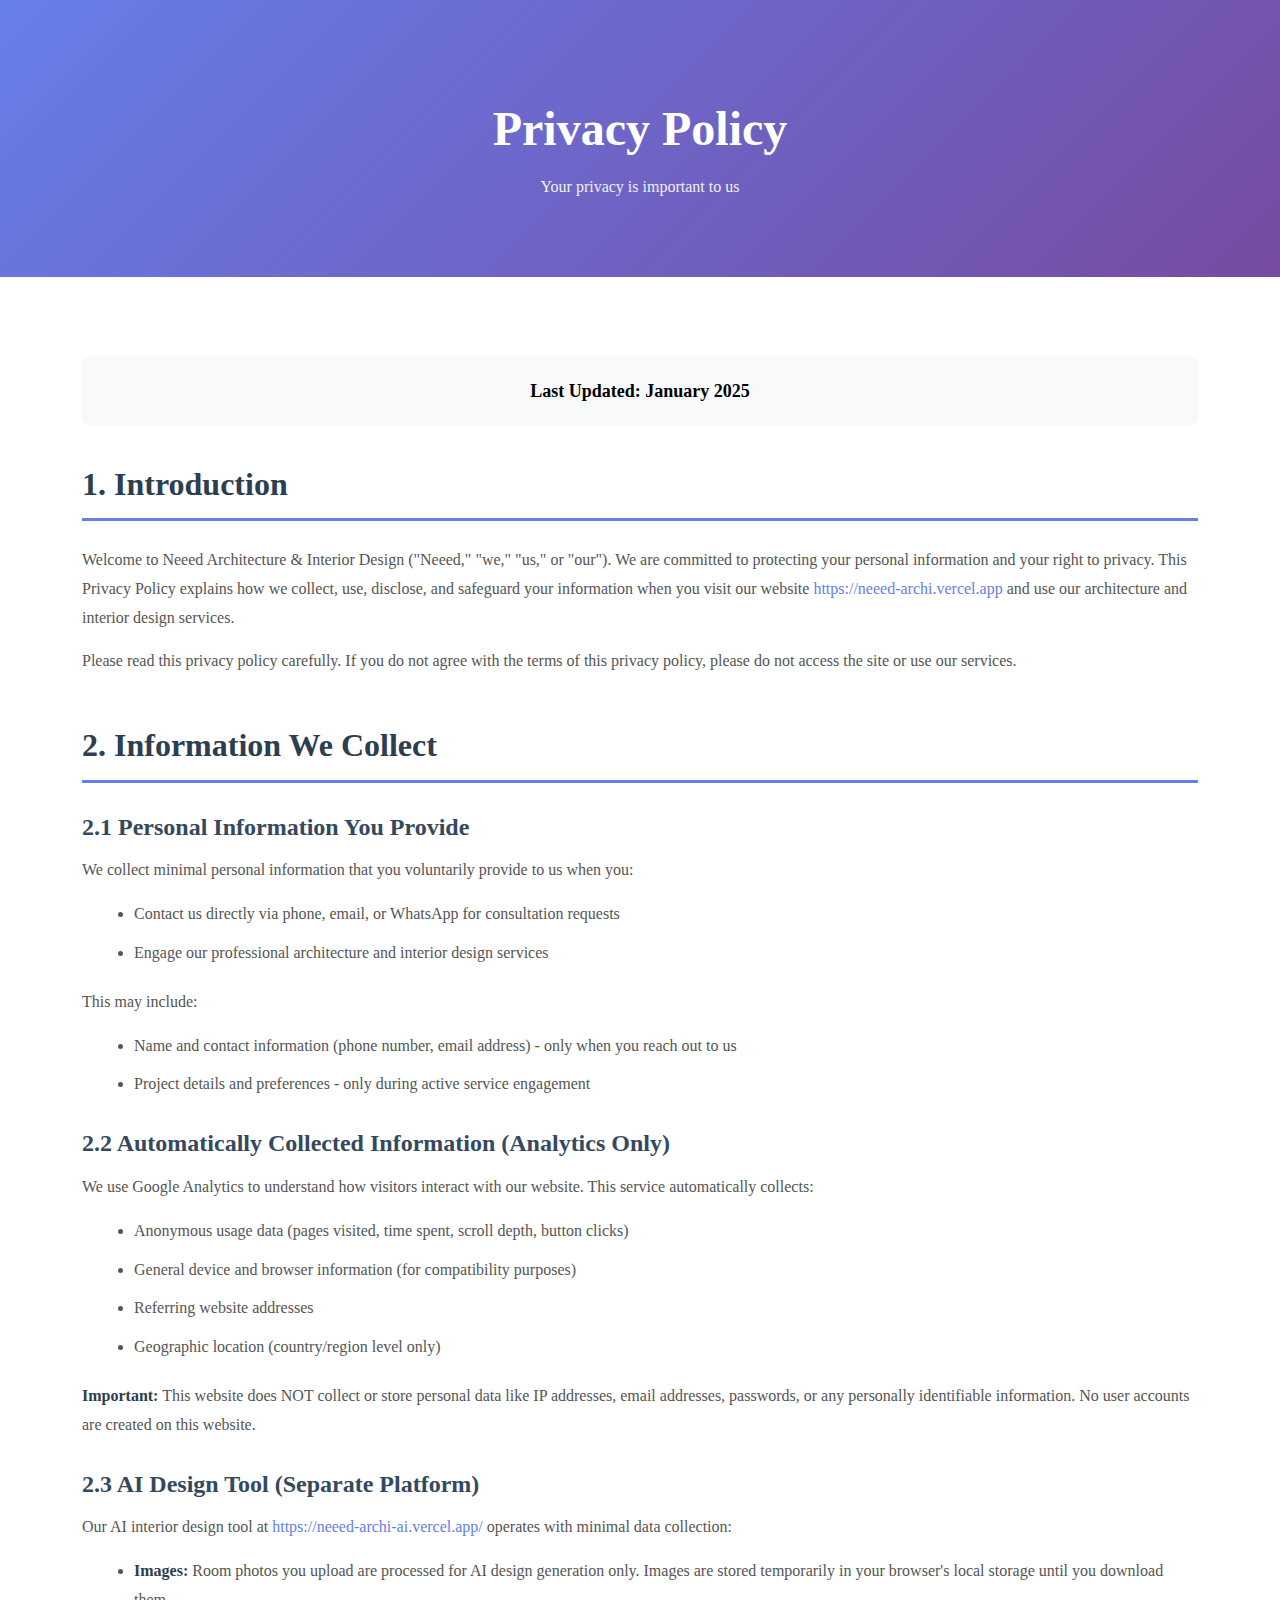
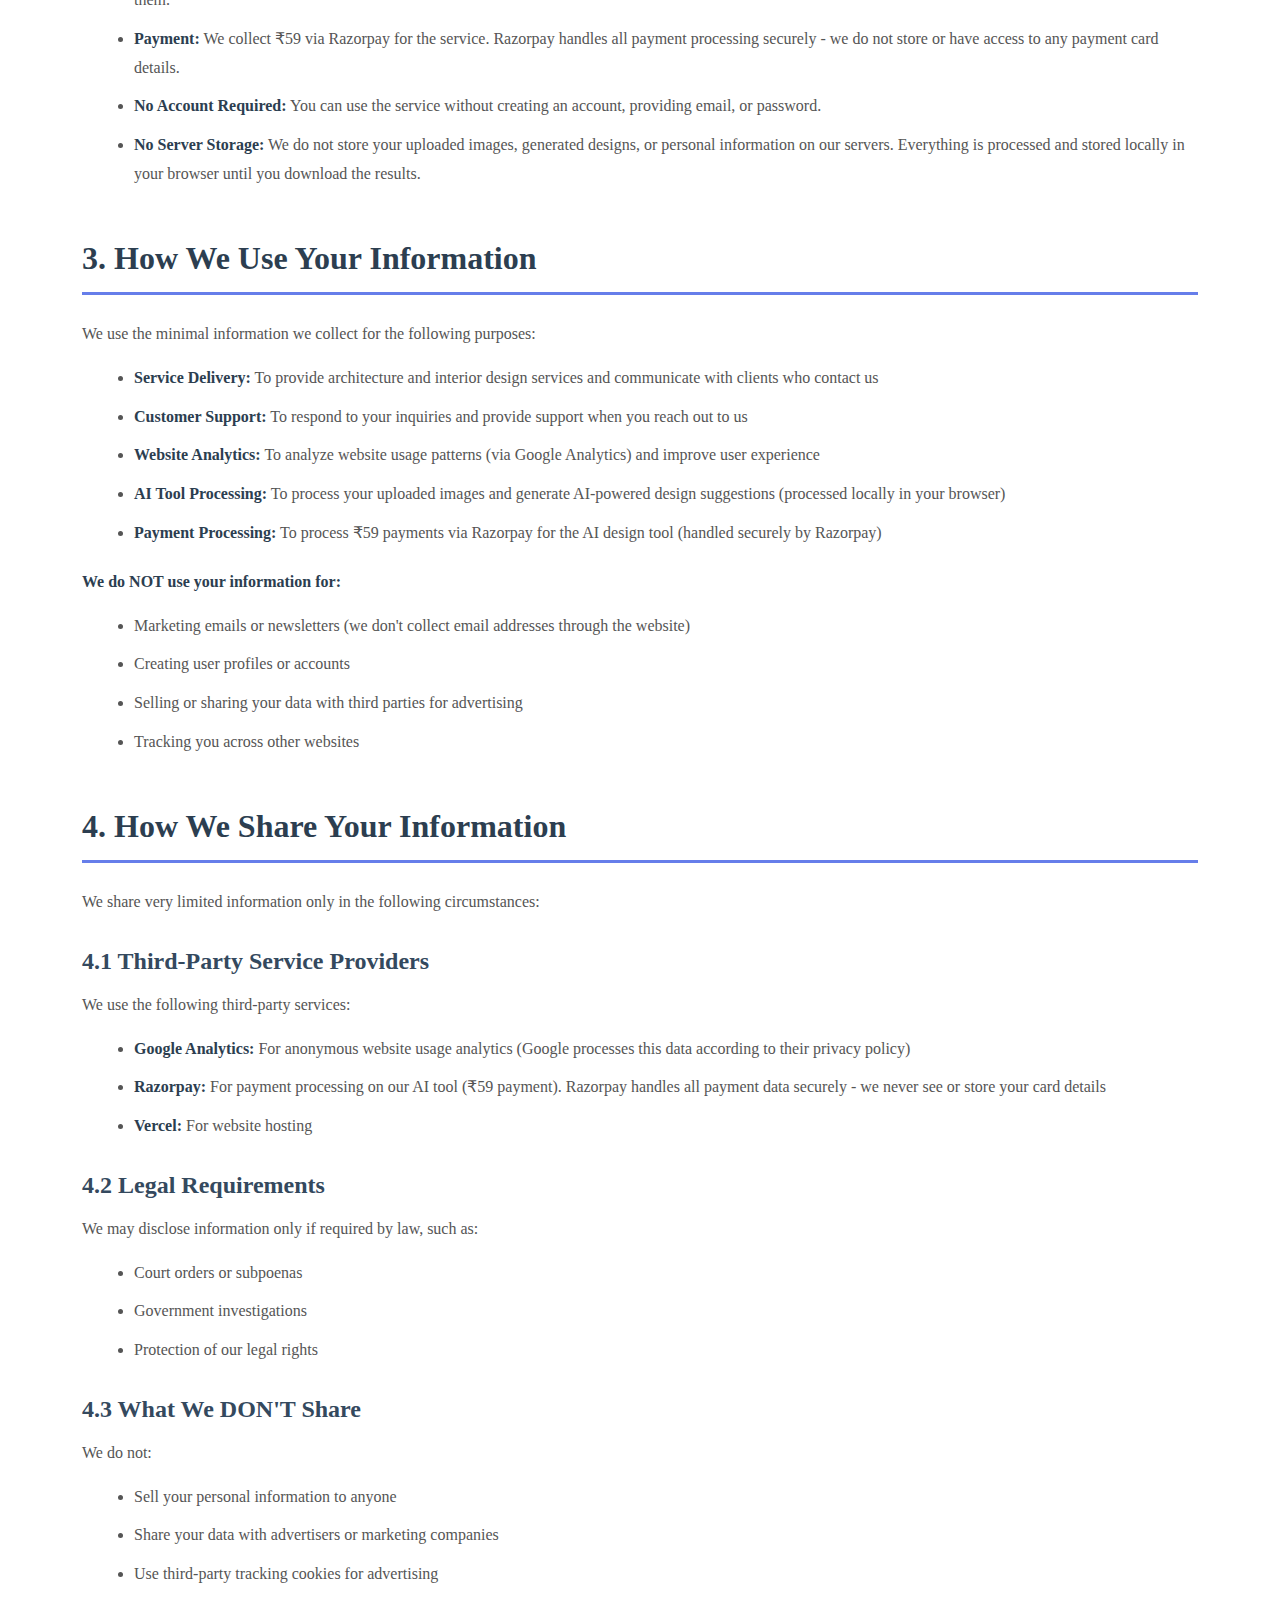
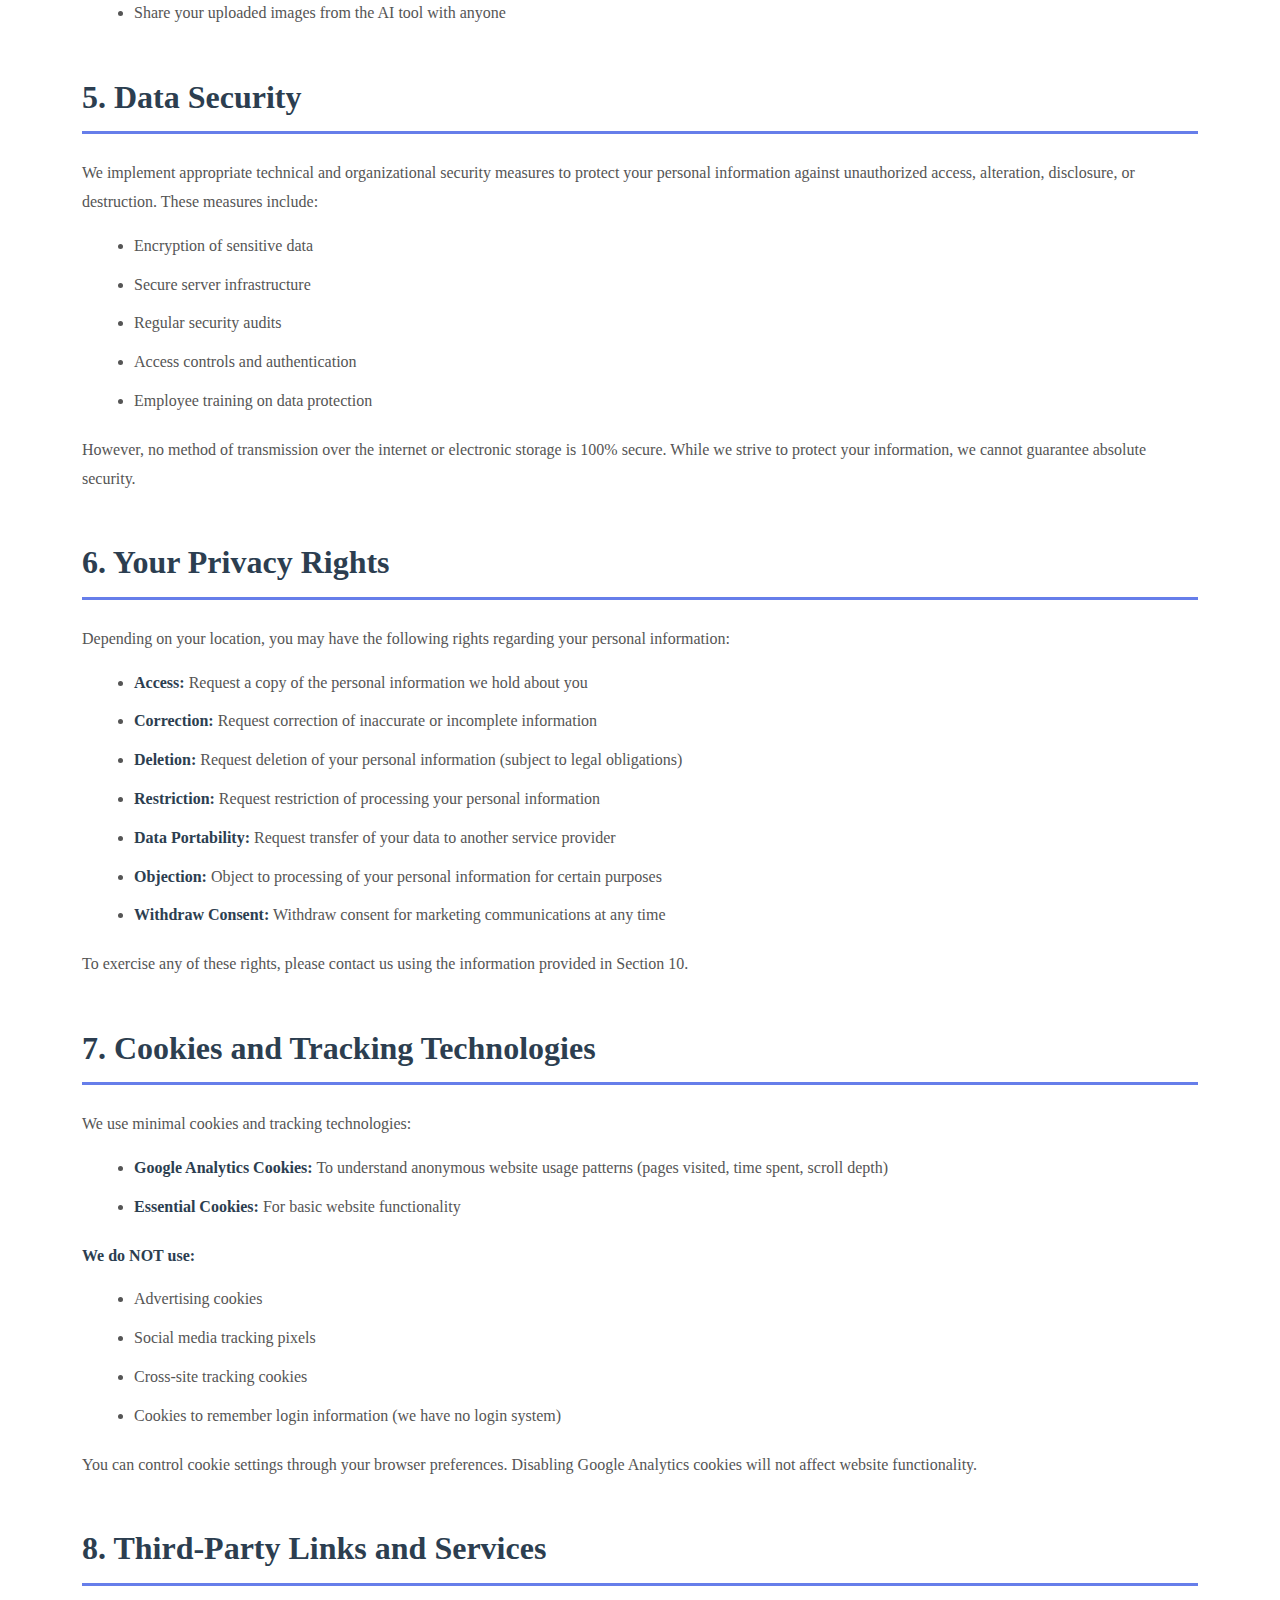
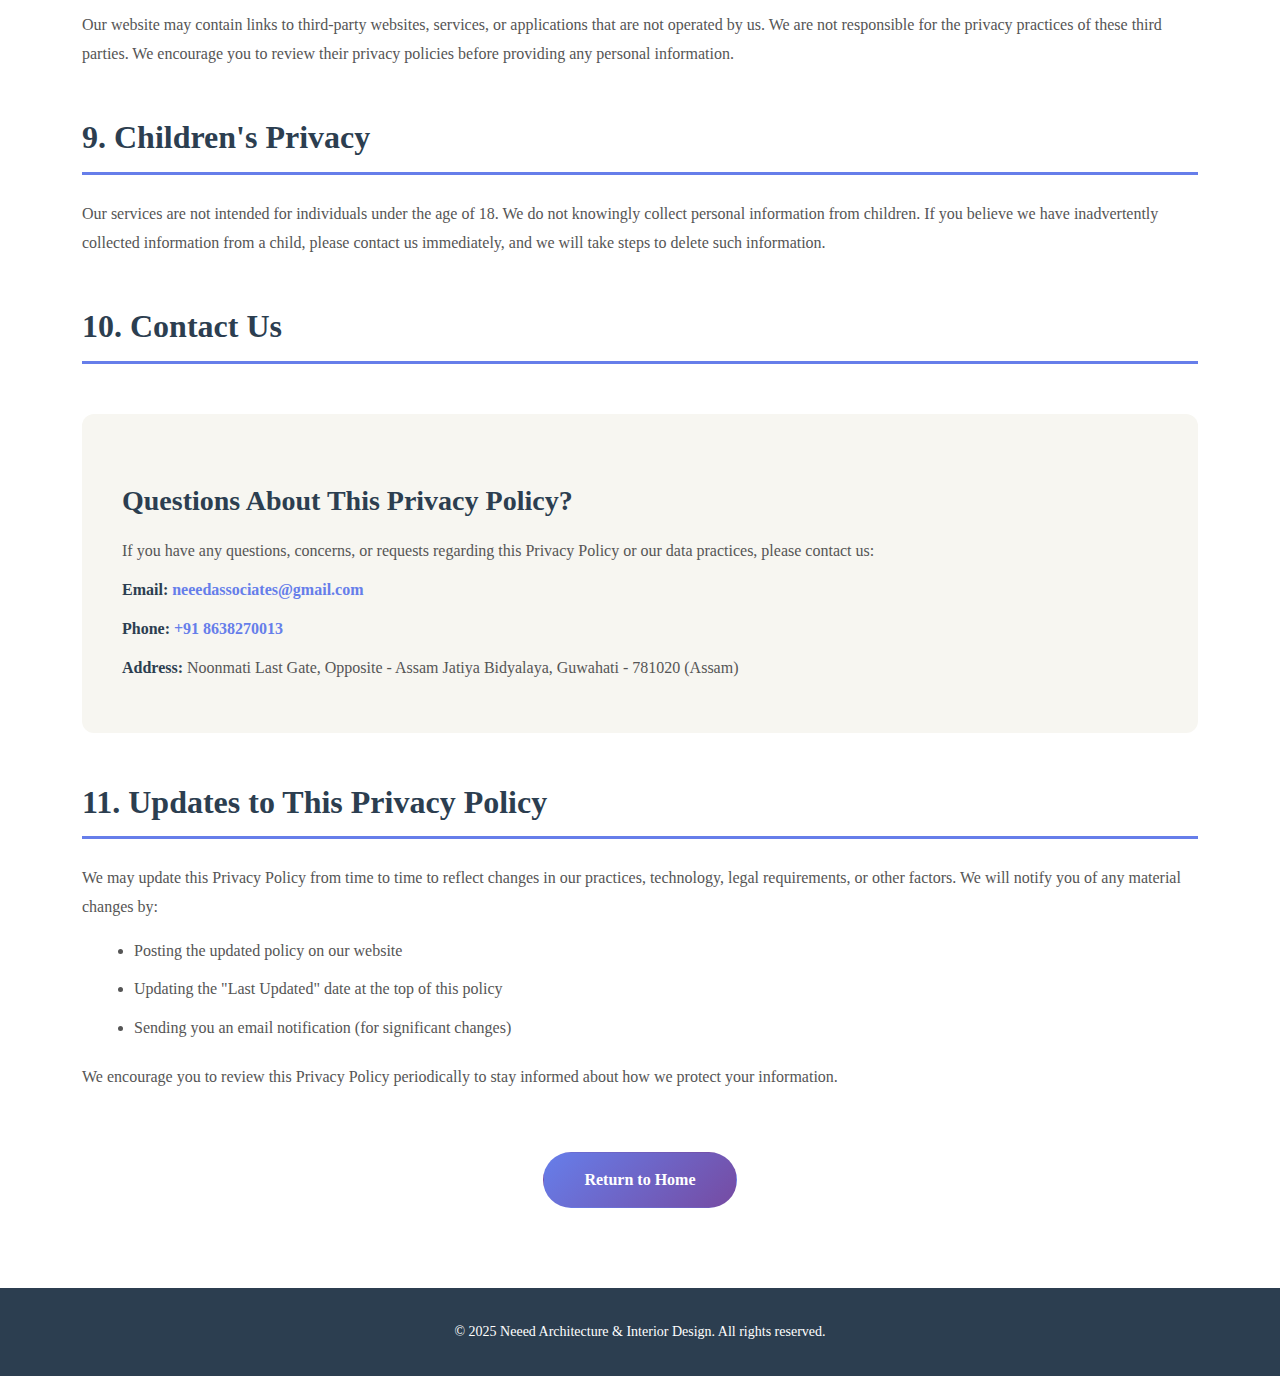
<file: privacy-policy.html>
<!Doctype html>
<html class="no-js" lang="zxx">

    <head>
        <meta charset="utf-8">
        <meta http-equiv="x-ua-compatible" content="ie=edge">

        <!-- Primary SEO Meta Tags -->
        <title>Privacy Policy | Neeed Architecture & Interior Design</title>
        <meta name="title" content="Privacy Policy | Neeed Architecture & Interior Design">
        <meta name="description" content="Read our privacy policy to understand how Neeed protects your personal information and data when using our architecture and interior design services.">
        <meta name="robots" content="index, follow">

        <!-- Canonical URL -->
        <link rel="canonical" href="https://neeed-archi.vercel.app/privacy-policy.html">

        <!-- Viewport and Mobile Optimization -->
        <meta name="viewport" content="width=device-width, initial-scale=1, shrink-to-fit=no">

        <!-- Open Graph Meta Tags -->
        <meta property="og:type" content="website">
        <meta property="og:title" content="Privacy Policy | Neeed Architecture">
        <meta property="og:url" content="https://neeed-archi.vercel.app/privacy-policy.html">
        <meta property="og:site_name" content="Neeed Architecture">

        <!-- Favicon -->
        <link rel="shortcut icon" type="image/x-icon" href="assets/img/favicon.png">

        <!-- CSS Links -->
        <link rel="stylesheet" href="assets/css/bootstrap.min.css">
        <link rel="stylesheet" href="assets/css/all.min.css">
        <link rel="stylesheet" href="assets/css/animate.css">
        <link rel="stylesheet" href="assets/css/main.css">
        <link rel="stylesheet" href="assets/css/section.css">

        <style>
            .policy-header {
                background: linear-gradient(135deg, #667eea 0%, #764ba2 100%);
                padding: 100px 0 60px;
                color: white;
                text-align: center;
            }

            .policy-header h1 {
                font-size: 48px;
                font-weight: 700;
                margin-bottom: 15px;
            }

            .policy-header p {
                font-size: 16px;
                opacity: 0.9;
            }

            .policy-content {
                padding: 80px 0;
                background: #fff;
            }

            .policy-section {
                margin-bottom: 50px;
            }

            .policy-section h2 {
                font-size: 32px;
                font-weight: 700;
                color: #2c3e50;
                margin-bottom: 25px;
                padding-bottom: 15px;
                border-bottom: 3px solid #667eea;
            }

            .policy-section h3 {
                font-size: 24px;
                font-weight: 600;
                color: #34495e;
                margin-top: 30px;
                margin-bottom: 15px;
            }

            .policy-section p {
                font-size: 16px;
                line-height: 1.8;
                color: #555;
                margin-bottom: 15px;
            }

            .policy-section ul {
                margin-left: 20px;
                margin-bottom: 20px;
            }

            .policy-section ul li {
                font-size: 16px;
                line-height: 1.8;
                color: #555;
                margin-bottom: 10px;
            }

            .policy-section strong {
                color: #2c3e50;
            }

            .last-updated {
                background: #f8f9fa;
                padding: 20px;
                border-radius: 8px;
                margin-bottom: 40px;
                text-align: center;
            }

            .contact-box {
                background: #f7f6f1;
                padding: 40px;
                border-radius: 12px;
                margin-top: 50px;
            }

            .contact-box h3 {
                font-size: 28px;
                font-weight: 700;
                margin-bottom: 20px;
                color: #2c3e50;
            }

            .contact-box p {
                font-size: 16px;
                color: #555;
                margin-bottom: 10px;
            }

            .contact-box a {
                color: #667eea;
                text-decoration: none;
                font-weight: 600;
            }

            .contact-box a:hover {
                color: #764ba2;
                text-decoration: underline;
            }
        </style>
    </head>

    <body>

        <!-- Header -->
        <div class="policy-header">
            <div class="container">
                <h1>Privacy Policy</h1>
                <p>Your privacy is important to us</p>
            </div>
        </div>

        <!-- Policy Content -->
        <div class="policy-content">
            <div class="container">

                <div class="last-updated">
                    <strong>Last Updated: January 2025</strong>
                </div>

                <!-- Introduction -->
                <div class="policy-section">
                    <h2>1. Introduction</h2>
                    <p>Welcome to Neeed Architecture & Interior Design ("Neeed," "we," "us," or "our"). We are committed to protecting your personal information and your right to privacy. This Privacy Policy explains how we collect, use, disclose, and safeguard your information when you visit our website <a href="https://neeed-archi.vercel.app" style="color: #667eea;">https://neeed-archi.vercel.app</a> and use our architecture and interior design services.</p>
                    <p>Please read this privacy policy carefully. If you do not agree with the terms of this privacy policy, please do not access the site or use our services.</p>
                </div>

                <!-- Information We Collect -->
                <div class="policy-section">
                    <h2>2. Information We Collect</h2>

                    <h3>2.1 Personal Information You Provide</h3>
                    <p>We collect minimal personal information that you voluntarily provide to us when you:</p>
                    <ul>
                        <li>Contact us directly via phone, email, or WhatsApp for consultation requests</li>
                        <li>Engage our professional architecture and interior design services</li>
                    </ul>
                    <p>This may include:</p>
                    <ul>
                        <li>Name and contact information (phone number, email address) - only when you reach out to us</li>
                        <li>Project details and preferences - only during active service engagement</li>
                    </ul>

                    <h3>2.2 Automatically Collected Information (Analytics Only)</h3>
                    <p>We use Google Analytics to understand how visitors interact with our website. This service automatically collects:</p>
                    <ul>
                        <li>Anonymous usage data (pages visited, time spent, scroll depth, button clicks)</li>
                        <li>General device and browser information (for compatibility purposes)</li>
                        <li>Referring website addresses</li>
                        <li>Geographic location (country/region level only)</li>
                    </ul>
                    <p><strong>Important:</strong> This website does NOT collect or store personal data like IP addresses, email addresses, passwords, or any personally identifiable information. No user accounts are created on this website.</p>

                    <h3>2.3 AI Design Tool (Separate Platform)</h3>
                    <p>Our AI interior design tool at <a href="https://neeed-archi-ai.vercel.app/" style="color: #667eea;">https://neeed-archi-ai.vercel.app/</a> operates with minimal data collection:</p>
                    <ul>
                        <li><strong>Images:</strong> Room photos you upload are processed for AI design generation only. Images are stored temporarily in your browser's local storage until you download them.</li>
                        <li><strong>Payment:</strong> We collect ₹59 via Razorpay for the service. Razorpay handles all payment processing securely - we do not store or have access to any payment card details.</li>
                        <li><strong>No Account Required:</strong> You can use the service without creating an account, providing email, or password.</li>
                        <li><strong>No Server Storage:</strong> We do not store your uploaded images, generated designs, or personal information on our servers. Everything is processed and stored locally in your browser until you download the results.</li>
                    </ul>
                </div>

                <!-- How We Use Your Information -->
                <div class="policy-section">
                    <h2>3. How We Use Your Information</h2>
                    <p>We use the minimal information we collect for the following purposes:</p>
                    <ul>
                        <li><strong>Service Delivery:</strong> To provide architecture and interior design services and communicate with clients who contact us</li>
                        <li><strong>Customer Support:</strong> To respond to your inquiries and provide support when you reach out to us</li>
                        <li><strong>Website Analytics:</strong> To analyze website usage patterns (via Google Analytics) and improve user experience</li>
                        <li><strong>AI Tool Processing:</strong> To process your uploaded images and generate AI-powered design suggestions (processed locally in your browser)</li>
                        <li><strong>Payment Processing:</strong> To process ₹59 payments via Razorpay for the AI design tool (handled securely by Razorpay)</li>
                    </ul>
                    <p><strong>We do NOT use your information for:</strong></p>
                    <ul>
                        <li>Marketing emails or newsletters (we don't collect email addresses through the website)</li>
                        <li>Creating user profiles or accounts</li>
                        <li>Selling or sharing your data with third parties for advertising</li>
                        <li>Tracking you across other websites</li>
                    </ul>
                </div>

                <!-- Information Sharing -->
                <div class="policy-section">
                    <h2>4. How We Share Your Information</h2>
                    <p>We share very limited information only in the following circumstances:</p>

                    <h3>4.1 Third-Party Service Providers</h3>
                    <p>We use the following third-party services:</p>
                    <ul>
                        <li><strong>Google Analytics:</strong> For anonymous website usage analytics (Google processes this data according to their privacy policy)</li>
                        <li><strong>Razorpay:</strong> For payment processing on our AI tool (₹59 payment). Razorpay handles all payment data securely - we never see or store your card details</li>
                        <li><strong>Vercel:</strong> For website hosting</li>
                    </ul>

                    <h3>4.2 Legal Requirements</h3>
                    <p>We may disclose information only if required by law, such as:</p>
                    <ul>
                        <li>Court orders or subpoenas</li>
                        <li>Government investigations</li>
                        <li>Protection of our legal rights</li>
                    </ul>

                    <h3>4.3 What We DON'T Share</h3>
                    <p>We do not:</p>
                    <ul>
                        <li>Sell your personal information to anyone</li>
                        <li>Share your data with advertisers or marketing companies</li>
                        <li>Use third-party tracking cookies for advertising</li>
                        <li>Share your uploaded images from the AI tool with anyone</li>
                    </ul>
                </div>

                <!-- Data Security -->
                <div class="policy-section">
                    <h2>5. Data Security</h2>
                    <p>We implement appropriate technical and organizational security measures to protect your personal information against unauthorized access, alteration, disclosure, or destruction. These measures include:</p>
                    <ul>
                        <li>Encryption of sensitive data</li>
                        <li>Secure server infrastructure</li>
                        <li>Regular security audits</li>
                        <li>Access controls and authentication</li>
                        <li>Employee training on data protection</li>
                    </ul>
                    <p>However, no method of transmission over the internet or electronic storage is 100% secure. While we strive to protect your information, we cannot guarantee absolute security.</p>
                </div>

                <!-- Your Rights -->
                <div class="policy-section">
                    <h2>6. Your Privacy Rights</h2>
                    <p>Depending on your location, you may have the following rights regarding your personal information:</p>
                    <ul>
                        <li><strong>Access:</strong> Request a copy of the personal information we hold about you</li>
                        <li><strong>Correction:</strong> Request correction of inaccurate or incomplete information</li>
                        <li><strong>Deletion:</strong> Request deletion of your personal information (subject to legal obligations)</li>
                        <li><strong>Restriction:</strong> Request restriction of processing your personal information</li>
                        <li><strong>Data Portability:</strong> Request transfer of your data to another service provider</li>
                        <li><strong>Objection:</strong> Object to processing of your personal information for certain purposes</li>
                        <li><strong>Withdraw Consent:</strong> Withdraw consent for marketing communications at any time</li>
                    </ul>
                    <p>To exercise any of these rights, please contact us using the information provided in Section 10.</p>
                </div>

                <!-- Cookies -->
                <div class="policy-section">
                    <h2>7. Cookies and Tracking Technologies</h2>
                    <p>We use minimal cookies and tracking technologies:</p>
                    <ul>
                        <li><strong>Google Analytics Cookies:</strong> To understand anonymous website usage patterns (pages visited, time spent, scroll depth)</li>
                        <li><strong>Essential Cookies:</strong> For basic website functionality</li>
                    </ul>
                    <p><strong>We do NOT use:</strong></p>
                    <ul>
                        <li>Advertising cookies</li>
                        <li>Social media tracking pixels</li>
                        <li>Cross-site tracking cookies</li>
                        <li>Cookies to remember login information (we have no login system)</li>
                    </ul>
                    <p>You can control cookie settings through your browser preferences. Disabling Google Analytics cookies will not affect website functionality.</p>
                </div>

                <!-- Third-Party Links -->
                <div class="policy-section">
                    <h2>8. Third-Party Links and Services</h2>
                    <p>Our website may contain links to third-party websites, services, or applications that are not operated by us. We are not responsible for the privacy practices of these third parties. We encourage you to review their privacy policies before providing any personal information.</p>
                </div>

                <!-- Children's Privacy -->
                <div class="policy-section">
                    <h2>9. Children's Privacy</h2>
                    <p>Our services are not intended for individuals under the age of 18. We do not knowingly collect personal information from children. If you believe we have inadvertently collected information from a child, please contact us immediately, and we will take steps to delete such information.</p>
                </div>

                <!-- Contact Information -->
                <div class="policy-section">
                    <h2>10. Contact Us</h2>
                    <div class="contact-box">
                        <h3>Questions About This Privacy Policy?</h3>
                        <p>If you have any questions, concerns, or requests regarding this Privacy Policy or our data practices, please contact us:</p>
                        <p><strong>Email:</strong> <a href="mailto:neeedassociates@gmail.com">neeedassociates@gmail.com</a></p>
                        <p><strong>Phone:</strong> <a href="tel:+918638270013">+91 8638270013</a></p>
                        <p><strong>Address:</strong> Noonmati Last Gate, Opposite - Assam Jatiya Bidyalaya, Guwahati - 781020 (Assam)</p>
                    </div>
                </div>

                <!-- Updates to Policy -->
                <div class="policy-section">
                    <h2>11. Updates to This Privacy Policy</h2>
                    <p>We may update this Privacy Policy from time to time to reflect changes in our practices, technology, legal requirements, or other factors. We will notify you of any material changes by:</p>
                    <ul>
                        <li>Posting the updated policy on our website</li>
                        <li>Updating the "Last Updated" date at the top of this policy</li>
                        <li>Sending you an email notification (for significant changes)</li>
                    </ul>
                    <p>We encourage you to review this Privacy Policy periodically to stay informed about how we protect your information.</p>
                </div>

                <!-- Return Home Button -->
                <div style="text-align: center; margin-top: 60px;">
                    <a href="index.html" class="btn" style="background: linear-gradient(135deg, #667eea 0%, #764ba2 100%); color: white; padding: 15px 40px; border-radius: 50px; text-decoration: none; font-weight: 600; display: inline-block;">Return to Home</a>
                </div>

            </div>
        </div>

        <!-- Footer -->
        <footer style="background-color: #2c3e50; color: white; padding: 30px 0; text-align: center;">
            <div class="container">
                <p style="margin: 0; font-size: 14px;">&copy; 2025 Neeed Architecture & Interior Design. All rights reserved.</p>
            </div>
        </footer>

        <!-- JS Links -->
        <script src="assets/js/jquery-3.7.1.min.js"></script>
        <script src="assets/js/bootstrap.bundle.min.js"></script>
    </body>
</html>
</file>
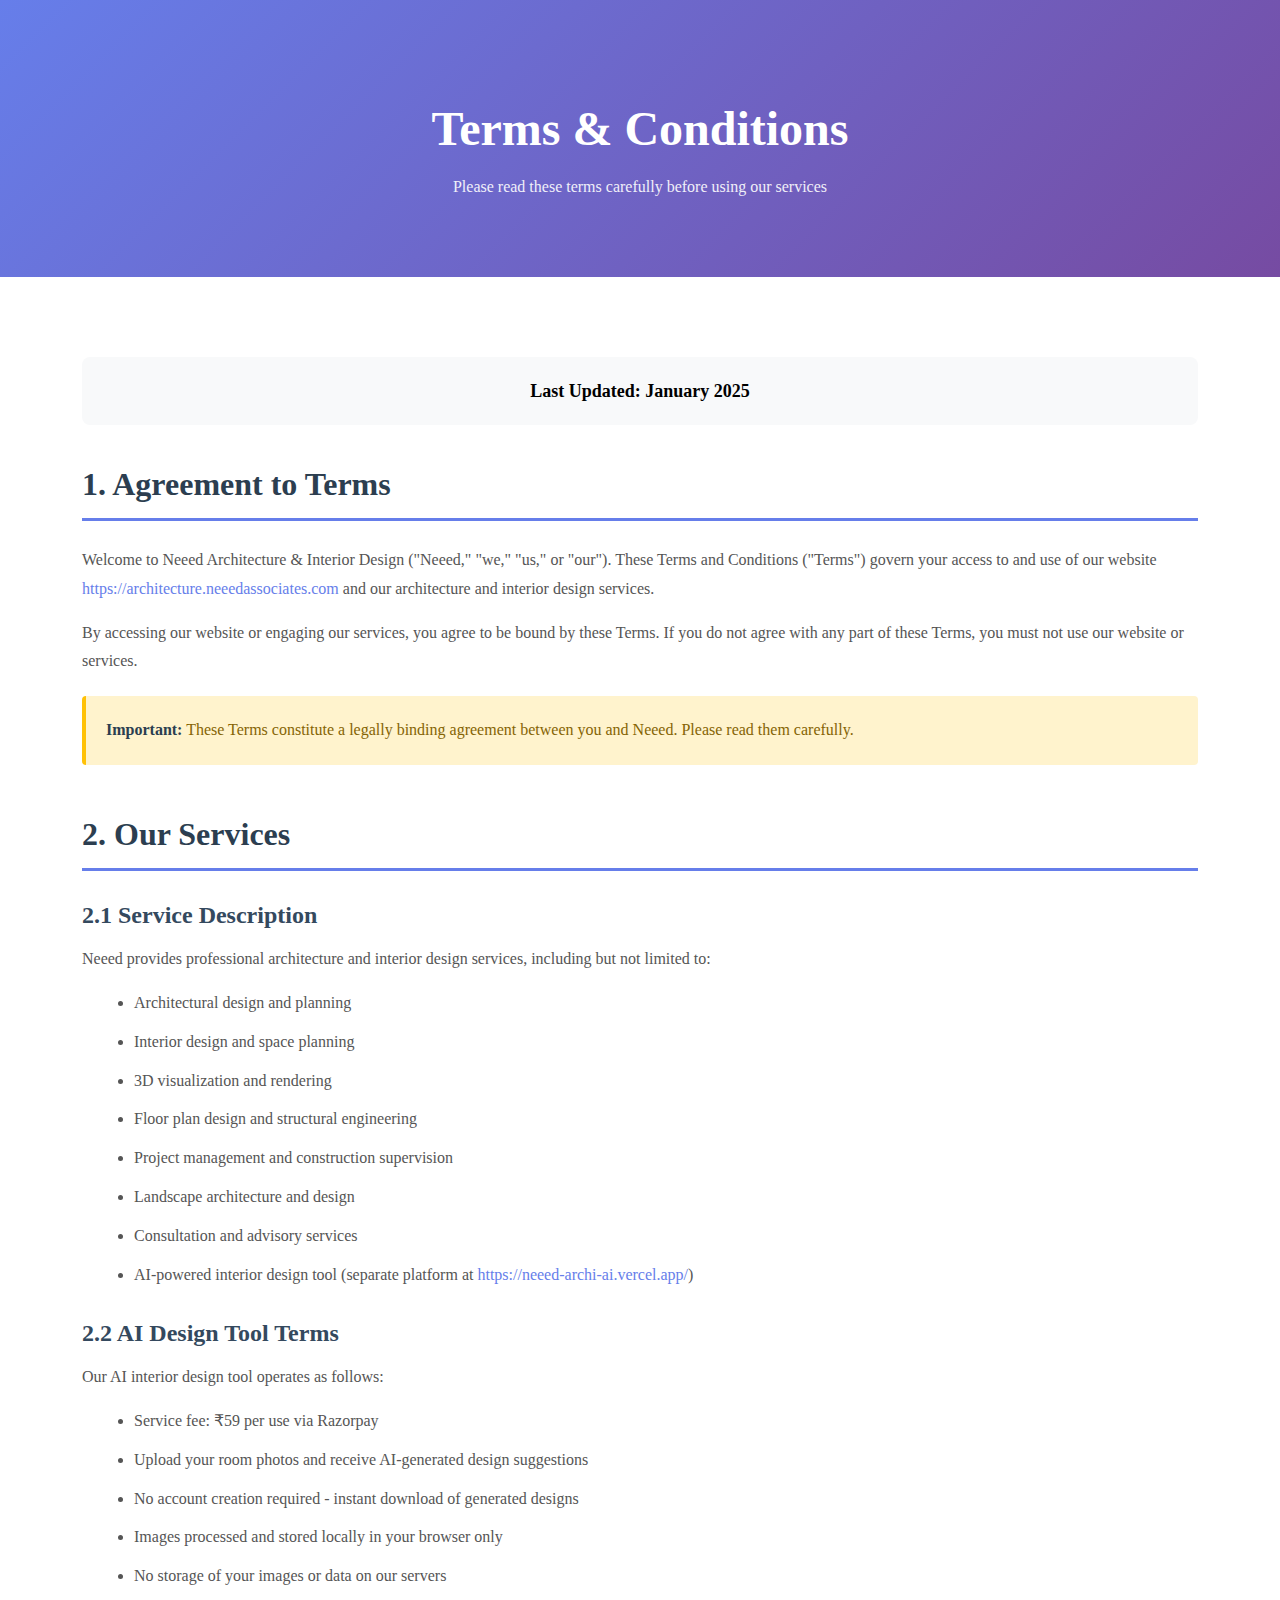
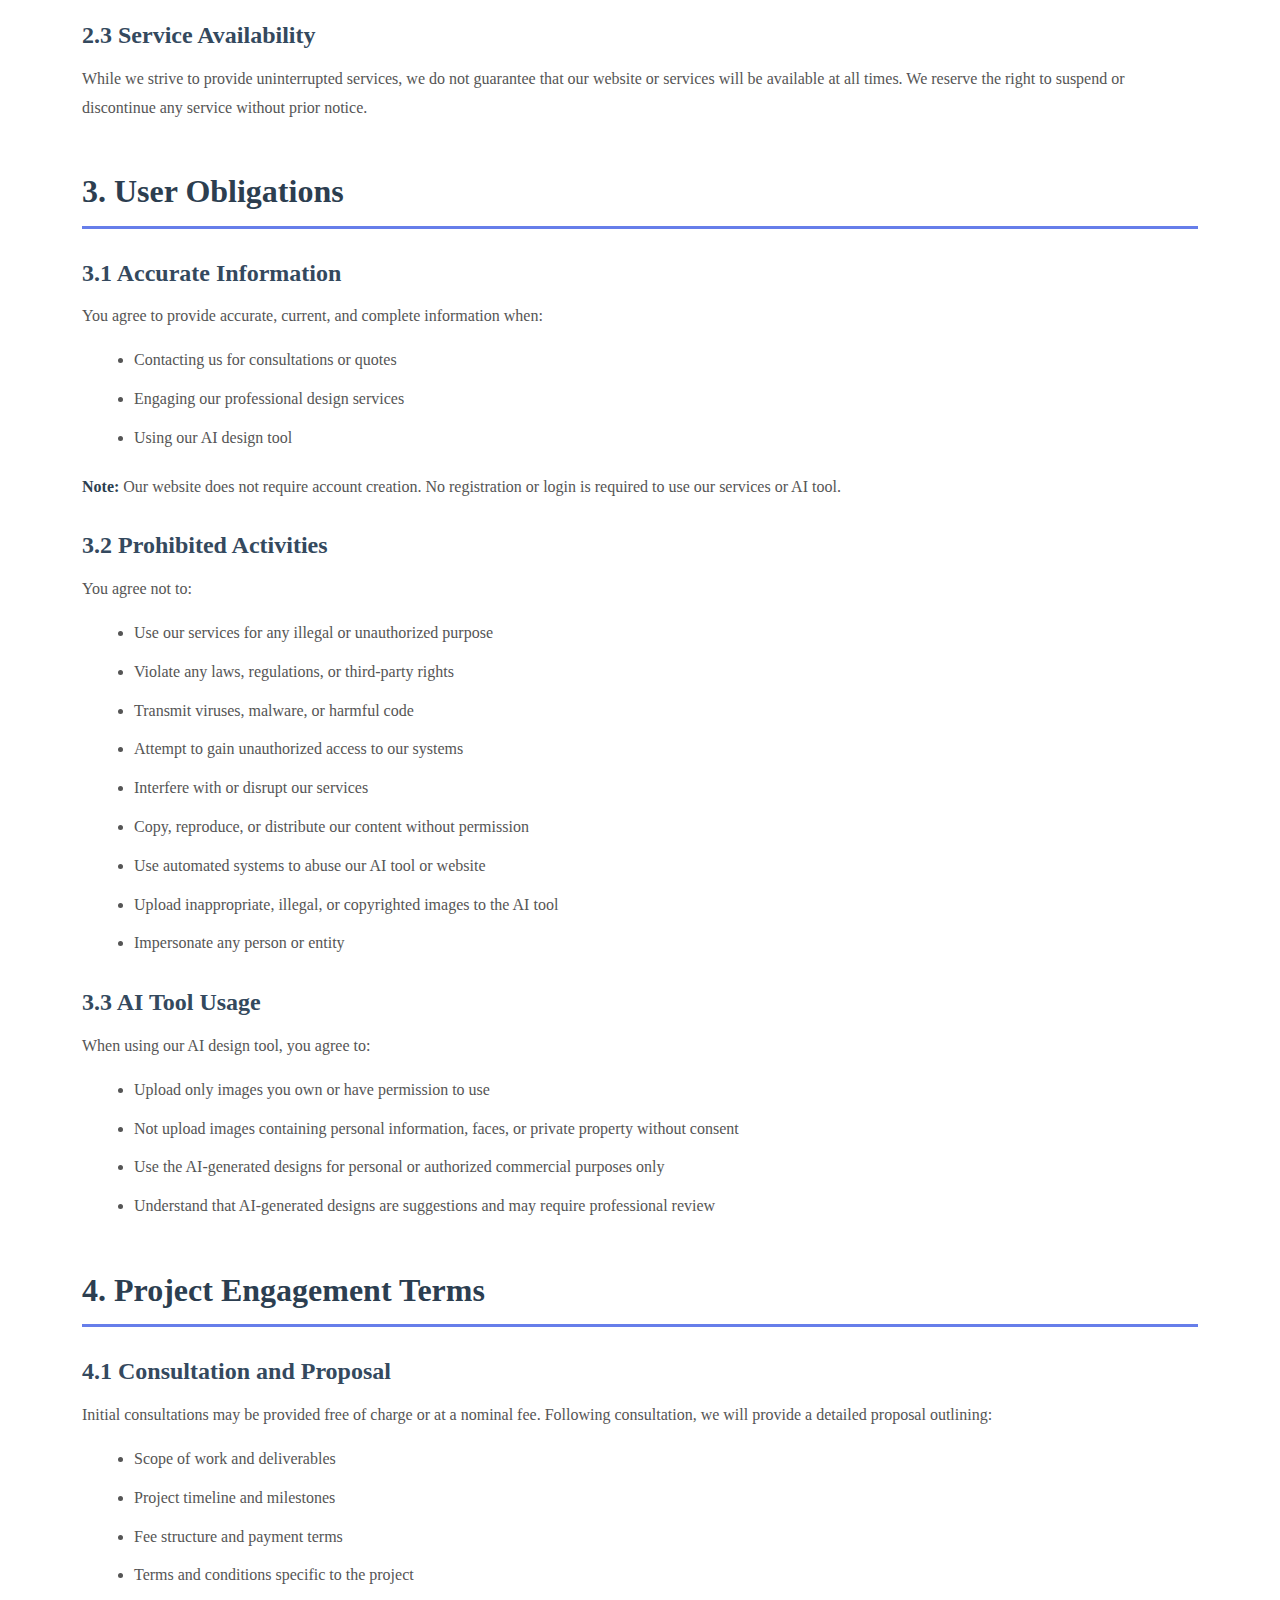
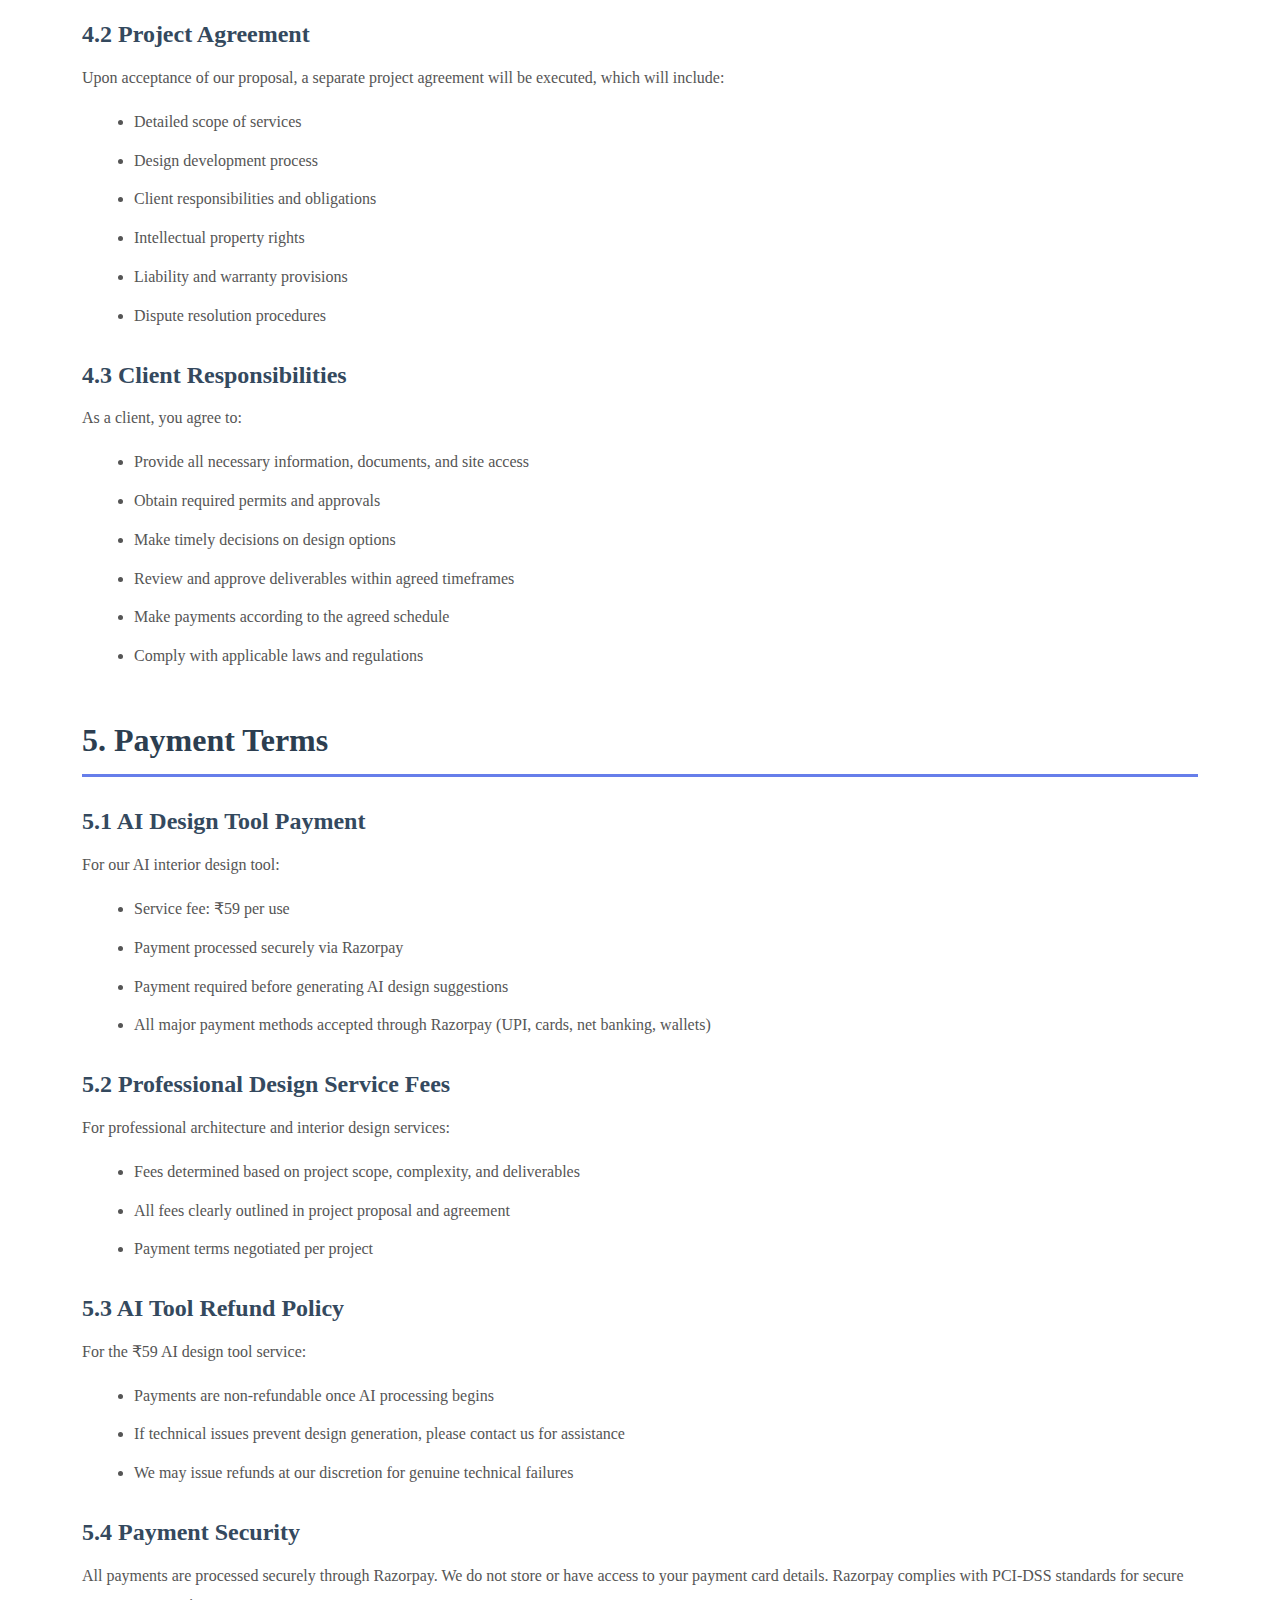
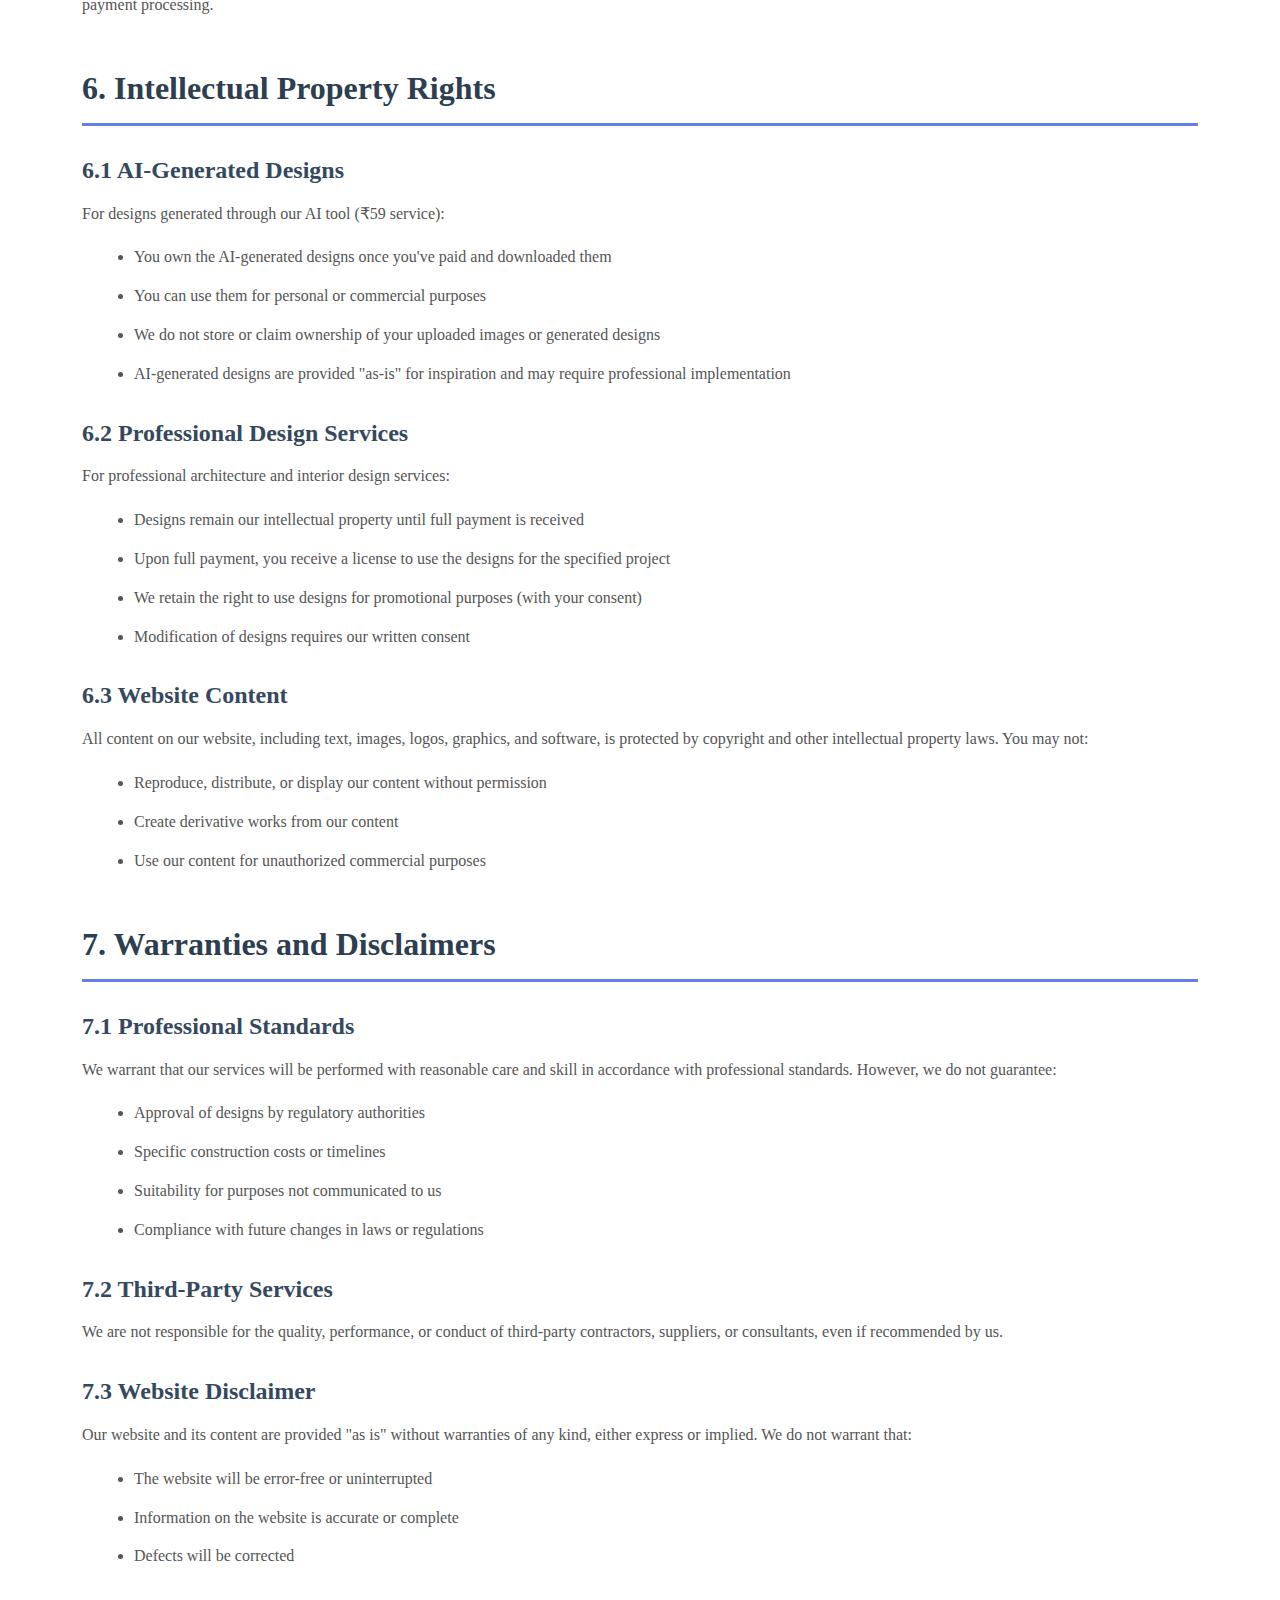
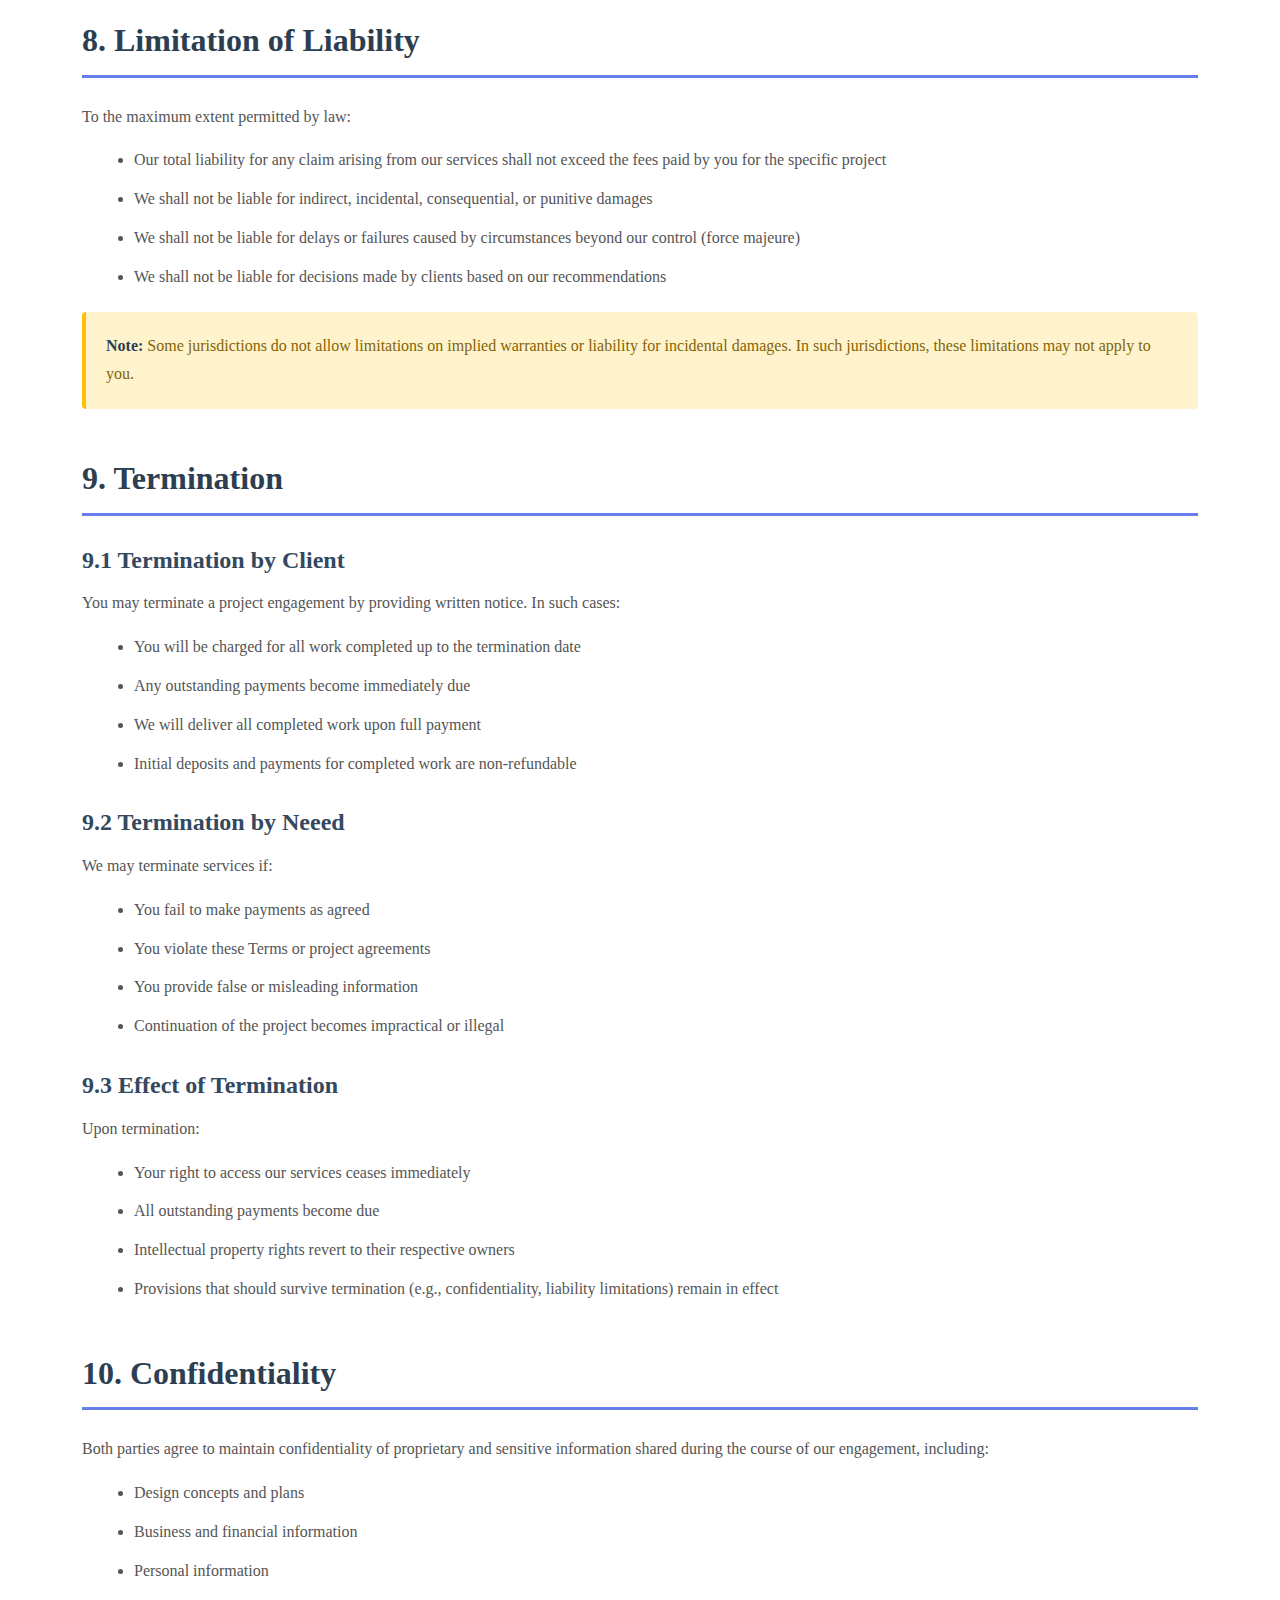
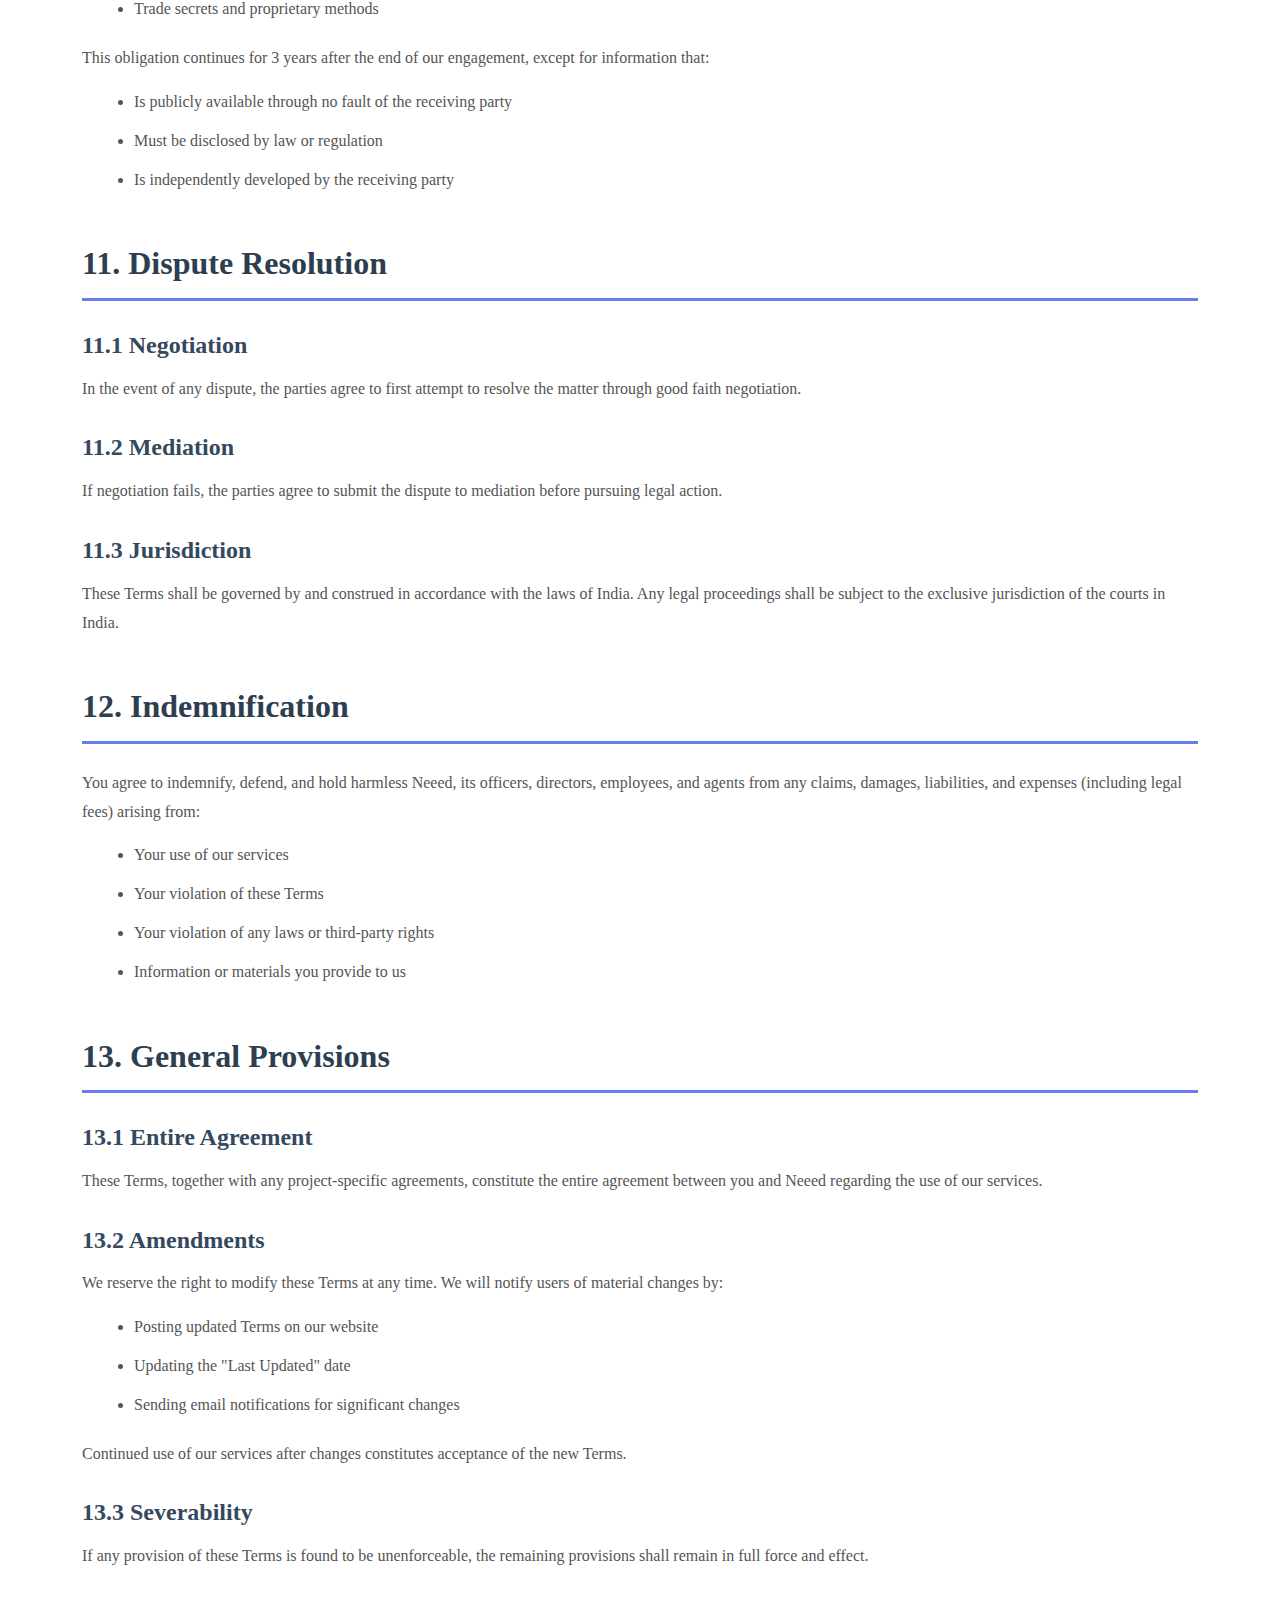
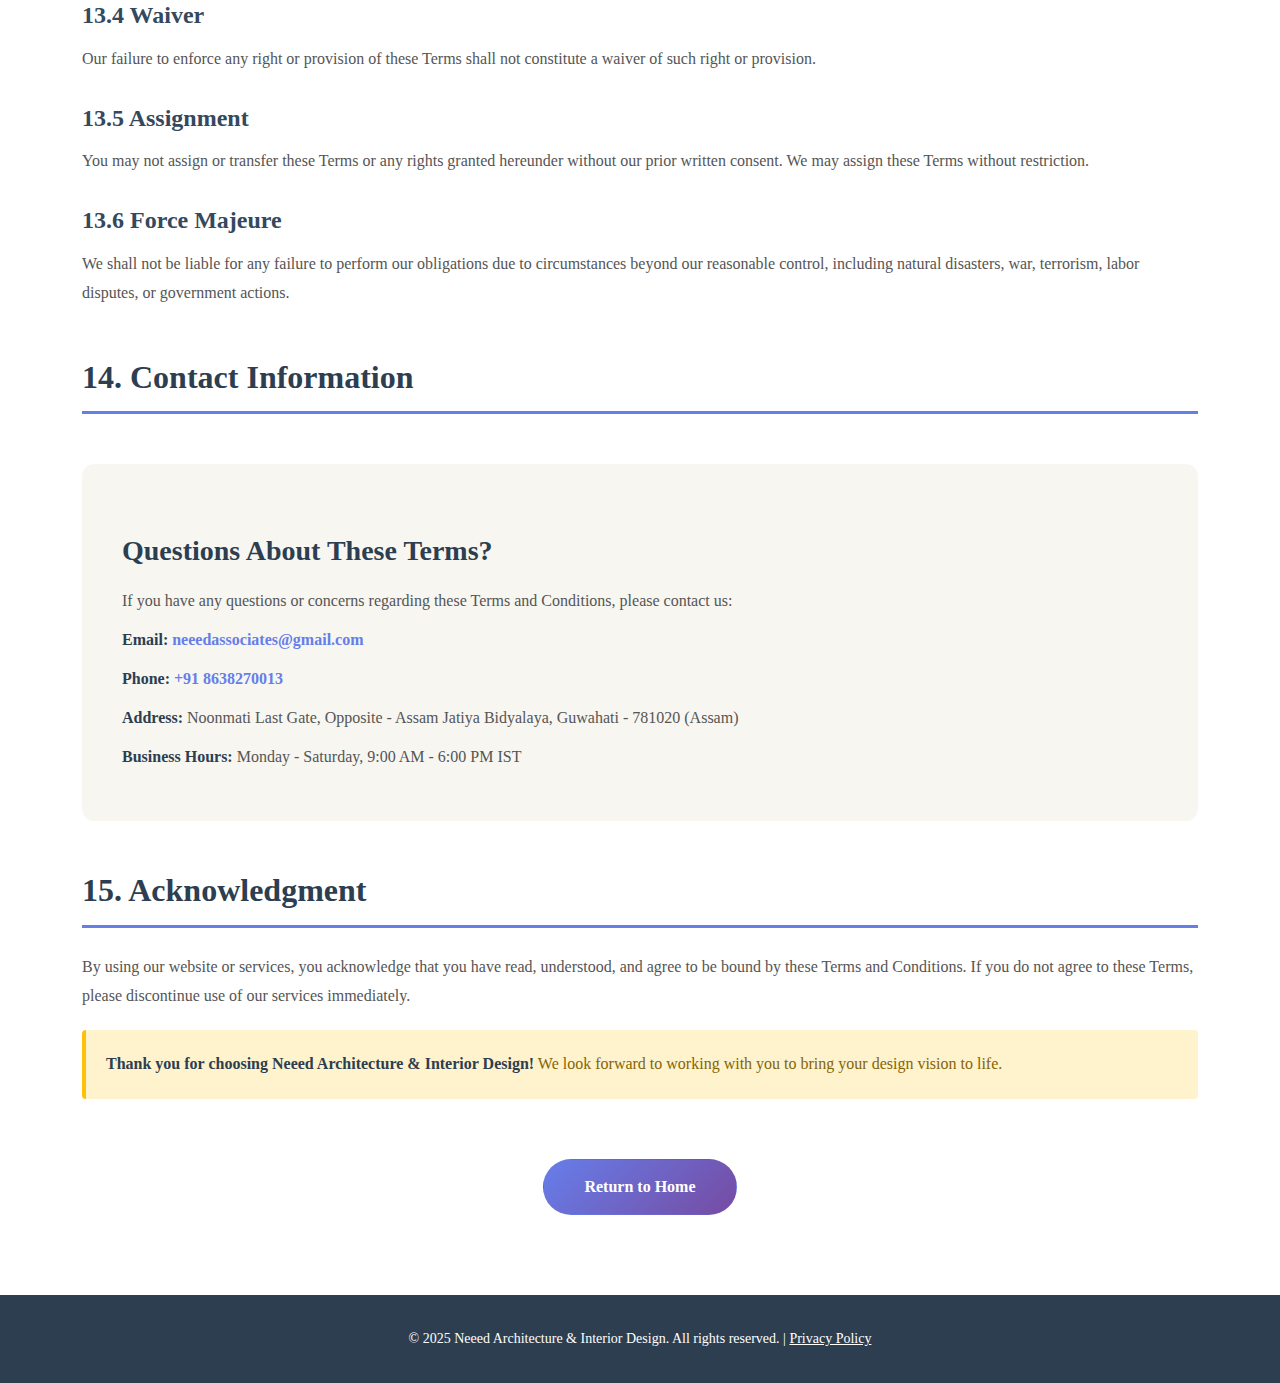
<file: terms-and-conditions.html>
<!Doctype html>
<html class="no-js" lang="zxx">

    <head>
        <meta charset="utf-8">
        <meta http-equiv="x-ua-compatible" content="ie=edge">

        <!-- Primary SEO Meta Tags -->
        <title>Terms & Conditions | Neeed Architecture & Interior Design</title>
        <meta name="title" content="Terms & Conditions | Neeed Architecture & Interior Design">
        <meta name="description" content="Read our terms and conditions to understand the rules and regulations for using Neeed's architecture and interior design services.">
        <meta name="robots" content="index, follow">

        <!-- Canonical URL -->
        <link rel="canonical" href="https://architecture.neeedassociates.com/terms-and-conditions.html">

        <!-- Viewport and Mobile Optimization -->
        <meta name="viewport" content="width=device-width, initial-scale=1, shrink-to-fit=no">

        <!-- Open Graph Meta Tags -->
        <meta property="og:type" content="website">
        <meta property="og:title" content="Terms & Conditions | Neeed Architecture">
        <meta property="og:url" content="https://architecture.neeedassociates.com/terms-and-conditions.html">
        <meta property="og:site_name" content="Neeed Architecture">

        <!-- Favicon -->
        <link rel="shortcut icon" type="image/x-icon" href="assets/img/favicon.png">

        <!-- CSS Links -->
        <link rel="stylesheet" href="assets/css/bootstrap.min.css">
        <link rel="stylesheet" href="assets/css/all.min.css">
        <link rel="stylesheet" href="assets/css/animate.css">
        <link rel="stylesheet" href="assets/css/main.css">
        <link rel="stylesheet" href="assets/css/section.css">

        <style>
            .terms-header {
                background: linear-gradient(135deg, #667eea 0%, #764ba2 100%);
                padding: 100px 0 60px;
                color: white;
                text-align: center;
            }

            .terms-header h1 {
                font-size: 48px;
                font-weight: 700;
                margin-bottom: 15px;
            }

            .terms-header p {
                font-size: 16px;
                opacity: 0.9;
            }

            .terms-content {
                padding: 80px 0;
                background: #fff;
            }

            .terms-section {
                margin-bottom: 50px;
            }

            .terms-section h2 {
                font-size: 32px;
                font-weight: 700;
                color: #2c3e50;
                margin-bottom: 25px;
                padding-bottom: 15px;
                border-bottom: 3px solid #667eea;
            }

            .terms-section h3 {
                font-size: 24px;
                font-weight: 600;
                color: #34495e;
                margin-top: 30px;
                margin-bottom: 15px;
            }

            .terms-section p {
                font-size: 16px;
                line-height: 1.8;
                color: #555;
                margin-bottom: 15px;
            }

            .terms-section ul, .terms-section ol {
                margin-left: 20px;
                margin-bottom: 20px;
            }

            .terms-section ul li, .terms-section ol li {
                font-size: 16px;
                line-height: 1.8;
                color: #555;
                margin-bottom: 10px;
            }

            .terms-section strong {
                color: #2c3e50;
            }

            .last-updated {
                background: #f8f9fa;
                padding: 20px;
                border-radius: 8px;
                margin-bottom: 40px;
                text-align: center;
            }

            .contact-box {
                background: #f7f6f1;
                padding: 40px;
                border-radius: 12px;
                margin-top: 50px;
            }

            .contact-box h3 {
                font-size: 28px;
                font-weight: 700;
                margin-bottom: 20px;
                color: #2c3e50;
            }

            .contact-box p {
                font-size: 16px;
                color: #555;
                margin-bottom: 10px;
            }

            .contact-box a {
                color: #667eea;
                text-decoration: none;
                font-weight: 600;
            }

            .contact-box a:hover {
                color: #764ba2;
                text-decoration: underline;
            }

            .highlight-box {
                background: #fff3cd;
                border-left: 4px solid #ffc107;
                padding: 20px;
                margin: 20px 0;
                border-radius: 4px;
            }

            .highlight-box p {
                margin: 0;
                color: #856404;
            }
        </style>
    </head>

    <body>

        <!-- Header -->
        <div class="terms-header">
            <div class="container">
                <h1>Terms & Conditions</h1>
                <p>Please read these terms carefully before using our services</p>
            </div>
        </div>

        <!-- Terms Content -->
        <div class="terms-content">
            <div class="container">

                <div class="last-updated">
                    <strong>Last Updated: January 2025</strong>
                </div>

                <!-- Introduction -->
                <div class="terms-section">
                    <h2>1. Agreement to Terms</h2>
                    <p>Welcome to Neeed Architecture & Interior Design ("Neeed," "we," "us," or "our"). These Terms and Conditions ("Terms") govern your access to and use of our website <a href="https://architecture.neeedassociates.com" style="color: #667eea;">https://architecture.neeedassociates.com</a> and our architecture and interior design services.</p>
                    <p>By accessing our website or engaging our services, you agree to be bound by these Terms. If you do not agree with any part of these Terms, you must not use our website or services.</p>

                    <div class="highlight-box">
                        <p><strong>Important:</strong> These Terms constitute a legally binding agreement between you and Neeed. Please read them carefully.</p>
                    </div>
                </div>

                <!-- Services -->
                <div class="terms-section">
                    <h2>2. Our Services</h2>

                    <h3>2.1 Service Description</h3>
                    <p>Neeed provides professional architecture and interior design services, including but not limited to:</p>
                    <ul>
                        <li>Architectural design and planning</li>
                        <li>Interior design and space planning</li>
                        <li>3D visualization and rendering</li>
                        <li>Floor plan design and structural engineering</li>
                        <li>Project management and construction supervision</li>
                        <li>Landscape architecture and design</li>
                        <li>Consultation and advisory services</li>
                        <li>AI-powered interior design tool (separate platform at <a href="https://neeed-archi-ai.vercel.app/" style="color: #667eea;">https://neeed-archi-ai.vercel.app/</a>)</li>
                    </ul>

                    <h3>2.2 AI Design Tool Terms</h3>
                    <p>Our AI interior design tool operates as follows:</p>
                    <ul>
                        <li>Service fee: ₹59 per use via Razorpay</li>
                        <li>Upload your room photos and receive AI-generated design suggestions</li>
                        <li>No account creation required - instant download of generated designs</li>
                        <li>Images processed and stored locally in your browser only</li>
                        <li>No storage of your images or data on our servers</li>
                    </ul>

                    <h3>2.3 Service Availability</h3>
                    <p>While we strive to provide uninterrupted services, we do not guarantee that our website or services will be available at all times. We reserve the right to suspend or discontinue any service without prior notice.</p>
                </div>

                <!-- User Obligations -->
                <div class="terms-section">
                    <h2>3. User Obligations</h2>

                    <h3>3.1 Accurate Information</h3>
                    <p>You agree to provide accurate, current, and complete information when:</p>
                    <ul>
                        <li>Contacting us for consultations or quotes</li>
                        <li>Engaging our professional design services</li>
                        <li>Using our AI design tool</li>
                    </ul>
                    <p><strong>Note:</strong> Our website does not require account creation. No registration or login is required to use our services or AI tool.</p>

                    <h3>3.2 Prohibited Activities</h3>
                    <p>You agree not to:</p>
                    <ul>
                        <li>Use our services for any illegal or unauthorized purpose</li>
                        <li>Violate any laws, regulations, or third-party rights</li>
                        <li>Transmit viruses, malware, or harmful code</li>
                        <li>Attempt to gain unauthorized access to our systems</li>
                        <li>Interfere with or disrupt our services</li>
                        <li>Copy, reproduce, or distribute our content without permission</li>
                        <li>Use automated systems to abuse our AI tool or website</li>
                        <li>Upload inappropriate, illegal, or copyrighted images to the AI tool</li>
                        <li>Impersonate any person or entity</li>
                    </ul>

                    <h3>3.3 AI Tool Usage</h3>
                    <p>When using our AI design tool, you agree to:</p>
                    <ul>
                        <li>Upload only images you own or have permission to use</li>
                        <li>Not upload images containing personal information, faces, or private property without consent</li>
                        <li>Use the AI-generated designs for personal or authorized commercial purposes only</li>
                        <li>Understand that AI-generated designs are suggestions and may require professional review</li>
                    </ul>
                </div>

                <!-- Project Engagement -->
                <div class="terms-section">
                    <h2>4. Project Engagement Terms</h2>

                    <h3>4.1 Consultation and Proposal</h3>
                    <p>Initial consultations may be provided free of charge or at a nominal fee. Following consultation, we will provide a detailed proposal outlining:</p>
                    <ul>
                        <li>Scope of work and deliverables</li>
                        <li>Project timeline and milestones</li>
                        <li>Fee structure and payment terms</li>
                        <li>Terms and conditions specific to the project</li>
                    </ul>

                    <h3>4.2 Project Agreement</h3>
                    <p>Upon acceptance of our proposal, a separate project agreement will be executed, which will include:</p>
                    <ul>
                        <li>Detailed scope of services</li>
                        <li>Design development process</li>
                        <li>Client responsibilities and obligations</li>
                        <li>Intellectual property rights</li>
                        <li>Liability and warranty provisions</li>
                        <li>Dispute resolution procedures</li>
                    </ul>

                    <h3>4.3 Client Responsibilities</h3>
                    <p>As a client, you agree to:</p>
                    <ul>
                        <li>Provide all necessary information, documents, and site access</li>
                        <li>Obtain required permits and approvals</li>
                        <li>Make timely decisions on design options</li>
                        <li>Review and approve deliverables within agreed timeframes</li>
                        <li>Make payments according to the agreed schedule</li>
                        <li>Comply with applicable laws and regulations</li>
                    </ul>
                </div>

                <!-- Payment Terms -->
                <div class="terms-section">
                    <h2>5. Payment Terms</h2>

                    <h3>5.1 AI Design Tool Payment</h3>
                    <p>For our AI interior design tool:</p>
                    <ul>
                        <li>Service fee: ₹59 per use</li>
                        <li>Payment processed securely via Razorpay</li>
                        <li>Payment required before generating AI design suggestions</li>
                        <li>All major payment methods accepted through Razorpay (UPI, cards, net banking, wallets)</li>
                    </ul>

                    <h3>5.2 Professional Design Service Fees</h3>
                    <p>For professional architecture and interior design services:</p>
                    <ul>
                        <li>Fees determined based on project scope, complexity, and deliverables</li>
                        <li>All fees clearly outlined in project proposal and agreement</li>
                        <li>Payment terms negotiated per project</li>
                    </ul>

                    <h3>5.3 AI Tool Refund Policy</h3>
                    <p>For the ₹59 AI design tool service:</p>
                    <ul>
                        <li>Payments are non-refundable once AI processing begins</li>
                        <li>If technical issues prevent design generation, please contact us for assistance</li>
                        <li>We may issue refunds at our discretion for genuine technical failures</li>
                    </ul>

                    <h3>5.4 Payment Security</h3>
                    <p>All payments are processed securely through Razorpay. We do not store or have access to your payment card details. Razorpay complies with PCI-DSS standards for secure payment processing.</p>
                </div>

                <!-- Intellectual Property -->
                <div class="terms-section">
                    <h2>6. Intellectual Property Rights</h2>

                    <h3>6.1 AI-Generated Designs</h3>
                    <p>For designs generated through our AI tool (₹59 service):</p>
                    <ul>
                        <li>You own the AI-generated designs once you've paid and downloaded them</li>
                        <li>You can use them for personal or commercial purposes</li>
                        <li>We do not store or claim ownership of your uploaded images or generated designs</li>
                        <li>AI-generated designs are provided "as-is" for inspiration and may require professional implementation</li>
                    </ul>

                    <h3>6.2 Professional Design Services</h3>
                    <p>For professional architecture and interior design services:</p>
                    <ul>
                        <li>Designs remain our intellectual property until full payment is received</li>
                        <li>Upon full payment, you receive a license to use the designs for the specified project</li>
                        <li>We retain the right to use designs for promotional purposes (with your consent)</li>
                        <li>Modification of designs requires our written consent</li>
                    </ul>

                    <h3>6.3 Website Content</h3>
                    <p>All content on our website, including text, images, logos, graphics, and software, is protected by copyright and other intellectual property laws. You may not:</p>
                    <ul>
                        <li>Reproduce, distribute, or display our content without permission</li>
                        <li>Create derivative works from our content</li>
                        <li>Use our content for unauthorized commercial purposes</li>
                    </ul>
                </div>

                <!-- Warranties and Disclaimers -->
                <div class="terms-section">
                    <h2>7. Warranties and Disclaimers</h2>

                    <h3>7.1 Professional Standards</h3>
                    <p>We warrant that our services will be performed with reasonable care and skill in accordance with professional standards. However, we do not guarantee:</p>
                    <ul>
                        <li>Approval of designs by regulatory authorities</li>
                        <li>Specific construction costs or timelines</li>
                        <li>Suitability for purposes not communicated to us</li>
                        <li>Compliance with future changes in laws or regulations</li>
                    </ul>

                    <h3>7.2 Third-Party Services</h3>
                    <p>We are not responsible for the quality, performance, or conduct of third-party contractors, suppliers, or consultants, even if recommended by us.</p>

                    <h3>7.3 Website Disclaimer</h3>
                    <p>Our website and its content are provided "as is" without warranties of any kind, either express or implied. We do not warrant that:</p>
                    <ul>
                        <li>The website will be error-free or uninterrupted</li>
                        <li>Information on the website is accurate or complete</li>
                        <li>Defects will be corrected</li>
                    </ul>
                </div>

                <!-- Limitation of Liability -->
                <div class="terms-section">
                    <h2>8. Limitation of Liability</h2>
                    <p>To the maximum extent permitted by law:</p>
                    <ul>
                        <li>Our total liability for any claim arising from our services shall not exceed the fees paid by you for the specific project</li>
                        <li>We shall not be liable for indirect, incidental, consequential, or punitive damages</li>
                        <li>We shall not be liable for delays or failures caused by circumstances beyond our control (force majeure)</li>
                        <li>We shall not be liable for decisions made by clients based on our recommendations</li>
                    </ul>

                    <div class="highlight-box">
                        <p><strong>Note:</strong> Some jurisdictions do not allow limitations on implied warranties or liability for incidental damages. In such jurisdictions, these limitations may not apply to you.</p>
                    </div>
                </div>

                <!-- Termination -->
                <div class="terms-section">
                    <h2>9. Termination</h2>

                    <h3>9.1 Termination by Client</h3>
                    <p>You may terminate a project engagement by providing written notice. In such cases:</p>
                    <ul>
                        <li>You will be charged for all work completed up to the termination date</li>
                        <li>Any outstanding payments become immediately due</li>
                        <li>We will deliver all completed work upon full payment</li>
                        <li>Initial deposits and payments for completed work are non-refundable</li>
                    </ul>

                    <h3>9.2 Termination by Neeed</h3>
                    <p>We may terminate services if:</p>
                    <ul>
                        <li>You fail to make payments as agreed</li>
                        <li>You violate these Terms or project agreements</li>
                        <li>You provide false or misleading information</li>
                        <li>Continuation of the project becomes impractical or illegal</li>
                    </ul>

                    <h3>9.3 Effect of Termination</h3>
                    <p>Upon termination:</p>
                    <ul>
                        <li>Your right to access our services ceases immediately</li>
                        <li>All outstanding payments become due</li>
                        <li>Intellectual property rights revert to their respective owners</li>
                        <li>Provisions that should survive termination (e.g., confidentiality, liability limitations) remain in effect</li>
                    </ul>
                </div>

                <!-- Confidentiality -->
                <div class="terms-section">
                    <h2>10. Confidentiality</h2>
                    <p>Both parties agree to maintain confidentiality of proprietary and sensitive information shared during the course of our engagement, including:</p>
                    <ul>
                        <li>Design concepts and plans</li>
                        <li>Business and financial information</li>
                        <li>Personal information</li>
                        <li>Trade secrets and proprietary methods</li>
                    </ul>
                    <p>This obligation continues for 3 years after the end of our engagement, except for information that:</p>
                    <ul>
                        <li>Is publicly available through no fault of the receiving party</li>
                        <li>Must be disclosed by law or regulation</li>
                        <li>Is independently developed by the receiving party</li>
                    </ul>
                </div>

                <!-- Dispute Resolution -->
                <div class="terms-section">
                    <h2>11. Dispute Resolution</h2>

                    <h3>11.1 Negotiation</h3>
                    <p>In the event of any dispute, the parties agree to first attempt to resolve the matter through good faith negotiation.</p>

                    <h3>11.2 Mediation</h3>
                    <p>If negotiation fails, the parties agree to submit the dispute to mediation before pursuing legal action.</p>

                    <h3>11.3 Jurisdiction</h3>
                    <p>These Terms shall be governed by and construed in accordance with the laws of India. Any legal proceedings shall be subject to the exclusive jurisdiction of the courts in India.</p>
                </div>

                <!-- Indemnification -->
                <div class="terms-section">
                    <h2>12. Indemnification</h2>
                    <p>You agree to indemnify, defend, and hold harmless Neeed, its officers, directors, employees, and agents from any claims, damages, liabilities, and expenses (including legal fees) arising from:</p>
                    <ul>
                        <li>Your use of our services</li>
                        <li>Your violation of these Terms</li>
                        <li>Your violation of any laws or third-party rights</li>
                        <li>Information or materials you provide to us</li>
                    </ul>
                </div>

                <!-- General Provisions -->
                <div class="terms-section">
                    <h2>13. General Provisions</h2>

                    <h3>13.1 Entire Agreement</h3>
                    <p>These Terms, together with any project-specific agreements, constitute the entire agreement between you and Neeed regarding the use of our services.</p>

                    <h3>13.2 Amendments</h3>
                    <p>We reserve the right to modify these Terms at any time. We will notify users of material changes by:</p>
                    <ul>
                        <li>Posting updated Terms on our website</li>
                        <li>Updating the "Last Updated" date</li>
                        <li>Sending email notifications for significant changes</li>
                    </ul>
                    <p>Continued use of our services after changes constitutes acceptance of the new Terms.</p>

                    <h3>13.3 Severability</h3>
                    <p>If any provision of these Terms is found to be unenforceable, the remaining provisions shall remain in full force and effect.</p>

                    <h3>13.4 Waiver</h3>
                    <p>Our failure to enforce any right or provision of these Terms shall not constitute a waiver of such right or provision.</p>

                    <h3>13.5 Assignment</h3>
                    <p>You may not assign or transfer these Terms or any rights granted hereunder without our prior written consent. We may assign these Terms without restriction.</p>

                    <h3>13.6 Force Majeure</h3>
                    <p>We shall not be liable for any failure to perform our obligations due to circumstances beyond our reasonable control, including natural disasters, war, terrorism, labor disputes, or government actions.</p>
                </div>

                <!-- Contact Information -->
                <div class="terms-section">
                    <h2>14. Contact Information</h2>
                    <div class="contact-box">
                        <h3>Questions About These Terms?</h3>
                        <p>If you have any questions or concerns regarding these Terms and Conditions, please contact us:</p>
                        <p><strong>Email:</strong> <a href="mailto:neeedassociates@gmail.com">neeedassociates@gmail.com</a></p>
                        <p><strong>Phone:</strong> <a href="tel:+918638270013">+91 8638270013</a></p>
                        <p><strong>Address:</strong> Noonmati Last Gate, Opposite - Assam Jatiya Bidyalaya, Guwahati - 781020 (Assam)</p>
                        <p><strong>Business Hours:</strong> Monday - Saturday, 9:00 AM - 6:00 PM IST</p>
                    </div>
                </div>

                <!-- Acknowledgment -->
                <div class="terms-section">
                    <h2>15. Acknowledgment</h2>
                    <p>By using our website or services, you acknowledge that you have read, understood, and agree to be bound by these Terms and Conditions. If you do not agree to these Terms, please discontinue use of our services immediately.</p>

                    <div class="highlight-box">
                        <p><strong>Thank you for choosing Neeed Architecture & Interior Design!</strong> We look forward to working with you to bring your design vision to life.</p>
                    </div>
                </div>

                <!-- Return Home Button -->
                <div style="text-align: center; margin-top: 60px;">
                    <a href="index.html" class="btn" style="background: linear-gradient(135deg, #667eea 0%, #764ba2 100%); color: white; padding: 15px 40px; border-radius: 50px; text-decoration: none; font-weight: 600; display: inline-block;">Return to Home</a>
                </div>

            </div>
        </div>

        <!-- Footer -->
        <footer style="background-color: #2c3e50; color: white; padding: 30px 0; text-align: center;">
            <div class="container">
                <p style="margin: 0; font-size: 14px;">&copy; 2025 Neeed Architecture & Interior Design. All rights reserved. |
                    <a href="privacy-policy.html" style="color: #fff; text-decoration: underline;">Privacy Policy</a>
                </p>
            </div>
        </footer>

        <!-- JS Links -->
        <script src="assets/js/jquery-3.7.1.min.js"></script>
        <script src="assets/js/bootstrap.bundle.min.js"></script>
    </body>
</html>
</file>
<file: assets/css/flaticon_barsi.css>
@font-face {
    font-family: "flaticon_barsi";
    src: url("../fonts/flaticon_barsi.woff2?84b98d2768256259aeb7ee1582429b12") format("woff2"),
url("../fonts/flaticon_barsi.woff?84b98d2768256259aeb7ee1582429b12") format("woff"),
url("../fonts/flaticon_barsi.eot?84b98d2768256259aeb7ee1582429b12#iefix") format("embedded-opentype"),
url("../fonts/flaticon_barsi.ttf?84b98d2768256259aeb7ee1582429b12") format("truetype"),
url("../fonts/flaticon_barsi.svg?84b98d2768256259aeb7ee1582429b12#flaticon_barsi") format("svg")
}

i[class^="flaticon-"]:before, i[class*=" flaticon-"]:before {
    font-family: flaticon_barsi !important;
    font-style: normal;
    font-weight: normal !important;
    font-variant: normal;
    text-transform: none;
    line-height: 1;
    -webkit-font-smoothing: antialiased;
    -moz-osx-font-smoothing: grayscale;
}

.flaticon-arrow-pointing-to-left:before {
    content: "\f101";
}
.flaticon-phone-call:before {
    content: "\f102";
}
.flaticon-telephone:before {
    content: "\f103";
}
.flaticon-play-button:before {
    content: "\f104";
}
.flaticon-quote:before {
    content: "\f105";
}
.flaticon-house:before {
    content: "\f106";
}
.flaticon-denver:before {
    content: "\f107";
}
.flaticon-quotation:before {
    content: "\f108";
}
.flaticon-worker:before {
    content: "\f109";
}
.flaticon-construction:before {
    content: "\f10a";
}
.flaticon-play:before {
    content: "\f10b";
}
.flaticon-left:before {
    content: "\f10c";
}
.flaticon-architect:before {
    content: "\f10d";
}
.flaticon-next:before {
    content: "\f10e";
}
.flaticon-next-1:before {
    content: "\f10f";
}
.flaticon-right-arrow:before {
    content: "\f110";
}
.flaticon-play-button-1:before {
    content: "\f111";
}
.flaticon-blueprint:before {
    content: "\f112";
}
.flaticon-mail:before {
    content: "\f113";
}
.flaticon-right-arrows:before {
    content: "\f114";
}
.flaticon-property-insurance:before {
    content: "\f115";
}
.flaticon-costumer:before {
    content: "\f116";
}
.flaticon-real-estate:before {
    content: "\f117";
}
.flaticon-achievement:before {
    content: "\f118";
}
.flaticon-blueprint-1:before {
    content: "\f119";
}
.flaticon-goodwill:before {
    content: "\f11a";
}
.flaticon-star:before {
    content: "\f11b";
}
.flaticon-mechanic:before {
    content: "\f11c";
}
.flaticon-maintenance:before {
    content: "\f11d";
}
.flaticon-minimalist:before {
    content: "\f11e";
}
.flaticon-house-measurement:before {
    content: "\f11f";
}
.flaticon-insurance:before {
    content: "\f120";
}
.flaticon-top-right:before {
    content: "\f121";
}
.flaticon-electrical:before {
    content: "\f122";
}
.flaticon-check:before {
    content: "\f123";
}
.flaticon-goodwill-1:before {
    content: "\f124";
}
</file>
<file: assets/css/nice-select.css>
.nice-select {
  -webkit-tap-highlight-color: transparent;
  background-color: #fff;
  border-radius: 5px;
  border: solid 1px #e8e8e8;
  box-sizing: border-box;
  clear: both;
  cursor: pointer;
  display: block;
  float: left;
  font-family: inherit;
  font-size: 14px;
  font-weight: normal;
  height: 42px;
  line-height: 40px;
  outline: none;
  padding-left: 18px;
  padding-right: 30px;
  position: relative;
  text-align: left !important;
  -webkit-transition: all 0.2s ease-in-out;
  transition: all 0.2s ease-in-out;
  -webkit-user-select: none;
     -moz-user-select: none;
      -ms-user-select: none;
          user-select: none;
  white-space: nowrap;
  width: auto; }
  .nice-select:hover {
    border-color: #dbdbdb; }
  .nice-select:active, .nice-select.open, .nice-select:focus {
    border-color: #999; }
  .nice-select:after {
    border-bottom: 2px solid #999;
    border-right: 2px solid #999;
    content: '';
    display: block;
    height: 5px;
    margin-top: -4px;
    pointer-events: none;
    position: absolute;
    right: 12px;
    top: 50%;
    -webkit-transform-origin: 66% 66%;
        -ms-transform-origin: 66% 66%;
            transform-origin: 66% 66%;
    -webkit-transform: rotate(45deg);
        -ms-transform: rotate(45deg);
            transform: rotate(45deg);
    -webkit-transition: all 0.15s ease-in-out;
    transition: all 0.15s ease-in-out;
    width: 5px; }
  .nice-select.open:after {
    -webkit-transform: rotate(-135deg);
        -ms-transform: rotate(-135deg);
            transform: rotate(-135deg); }
  .nice-select.open .list {
    opacity: 1;
    pointer-events: auto;
    -webkit-transform: scale(1) translateY(0);
        -ms-transform: scale(1) translateY(0);
            transform: scale(1) translateY(0); }
  .nice-select.disabled {
    border-color: #ededed;
    color: #999;
    pointer-events: none; }
    .nice-select.disabled:after {
      border-color: #cccccc; }
  .nice-select.wide {
    width: 100%; }
    .nice-select.wide .list {
      left: 0 !important;
      right: 0 !important; }
  .nice-select.right {
    float: right; }
    .nice-select.right .list {
      left: auto;
      right: 0; }
  .nice-select.small {
    font-size: 12px;
    height: 36px;
    line-height: 34px; }
    .nice-select.small:after {
      height: 4px;
      width: 4px; }
    .nice-select.small .option {
      line-height: 34px;
      min-height: 34px; }
  .nice-select .list {
    background-color: #fff;
    border-radius: 5px;
    box-shadow: 0 0 0 1px rgba(68, 68, 68, 0.11);
    box-sizing: border-box;
    margin-top: 4px;
    opacity: 0;
    overflow: hidden;
    padding: 0;
    pointer-events: none;
    position: absolute;
    top: 100%;
    left: 0;
    -webkit-transform-origin: 50% 0;
        -ms-transform-origin: 50% 0;
            transform-origin: 50% 0;
    -webkit-transform: scale(0.75) translateY(-21px);
        -ms-transform: scale(0.75) translateY(-21px);
            transform: scale(0.75) translateY(-21px);
    -webkit-transition: all 0.2s cubic-bezier(0.5, 0, 0, 1.25), opacity 0.15s ease-out;
    transition: all 0.2s cubic-bezier(0.5, 0, 0, 1.25), opacity 0.15s ease-out;
    z-index: 9; }
    .nice-select .list:hover .option:not(:hover) {
      background-color: transparent !important; }
  .nice-select .option {
    cursor: pointer;
    font-weight: 400;
    line-height: 40px;
    list-style: none;
    min-height: 40px;
    outline: none;
    padding-left: 18px;
    padding-right: 29px;
    text-align: left;
    -webkit-transition: all 0.2s;
    transition: all 0.2s; }
    .nice-select .option:hover, .nice-select .option.focus, .nice-select .option.selected.focus {
      background-color: #f6f6f6; }
    .nice-select .option.selected {
      font-weight: bold; }
    .nice-select .option.disabled {
      background-color: transparent;
      color: #999;
      cursor: default; }

.no-csspointerevents .nice-select .list {
  display: none; }

.no-csspointerevents .nice-select.open .list {
  display: block; }
</file>
